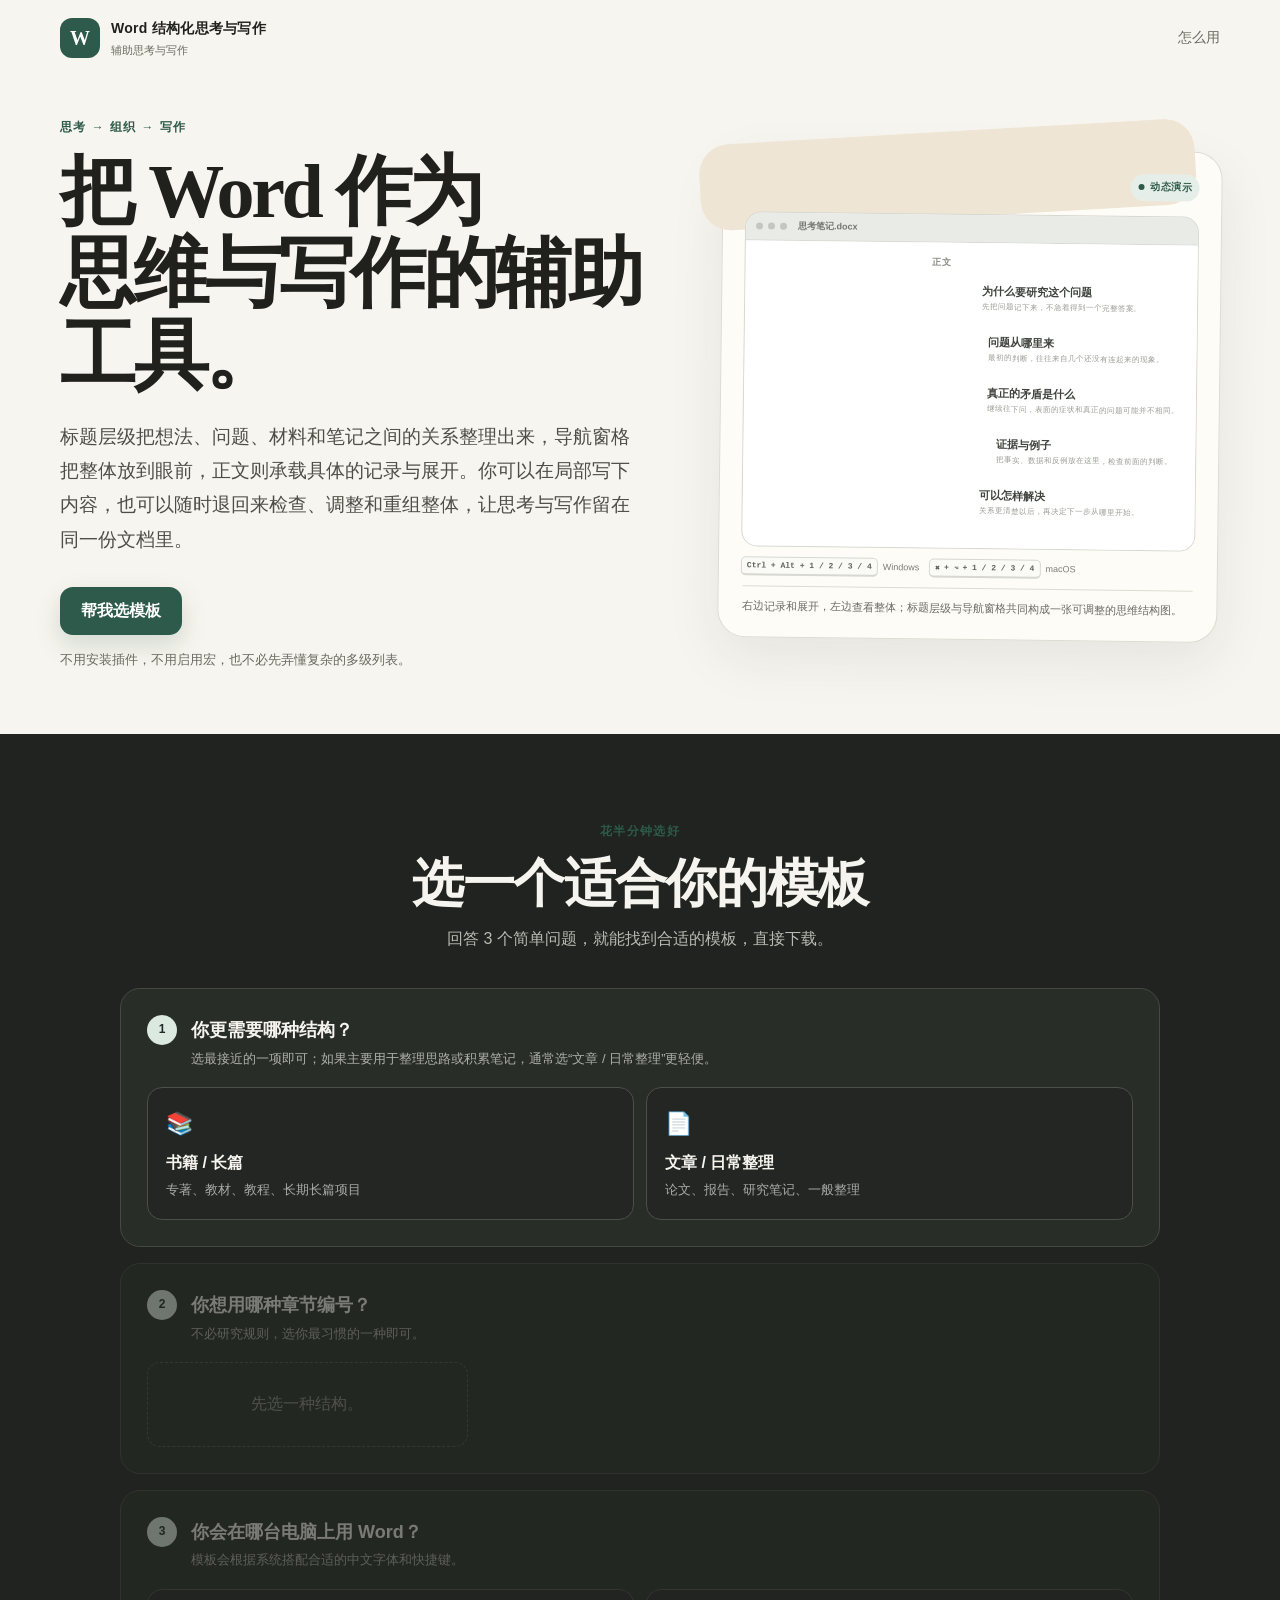
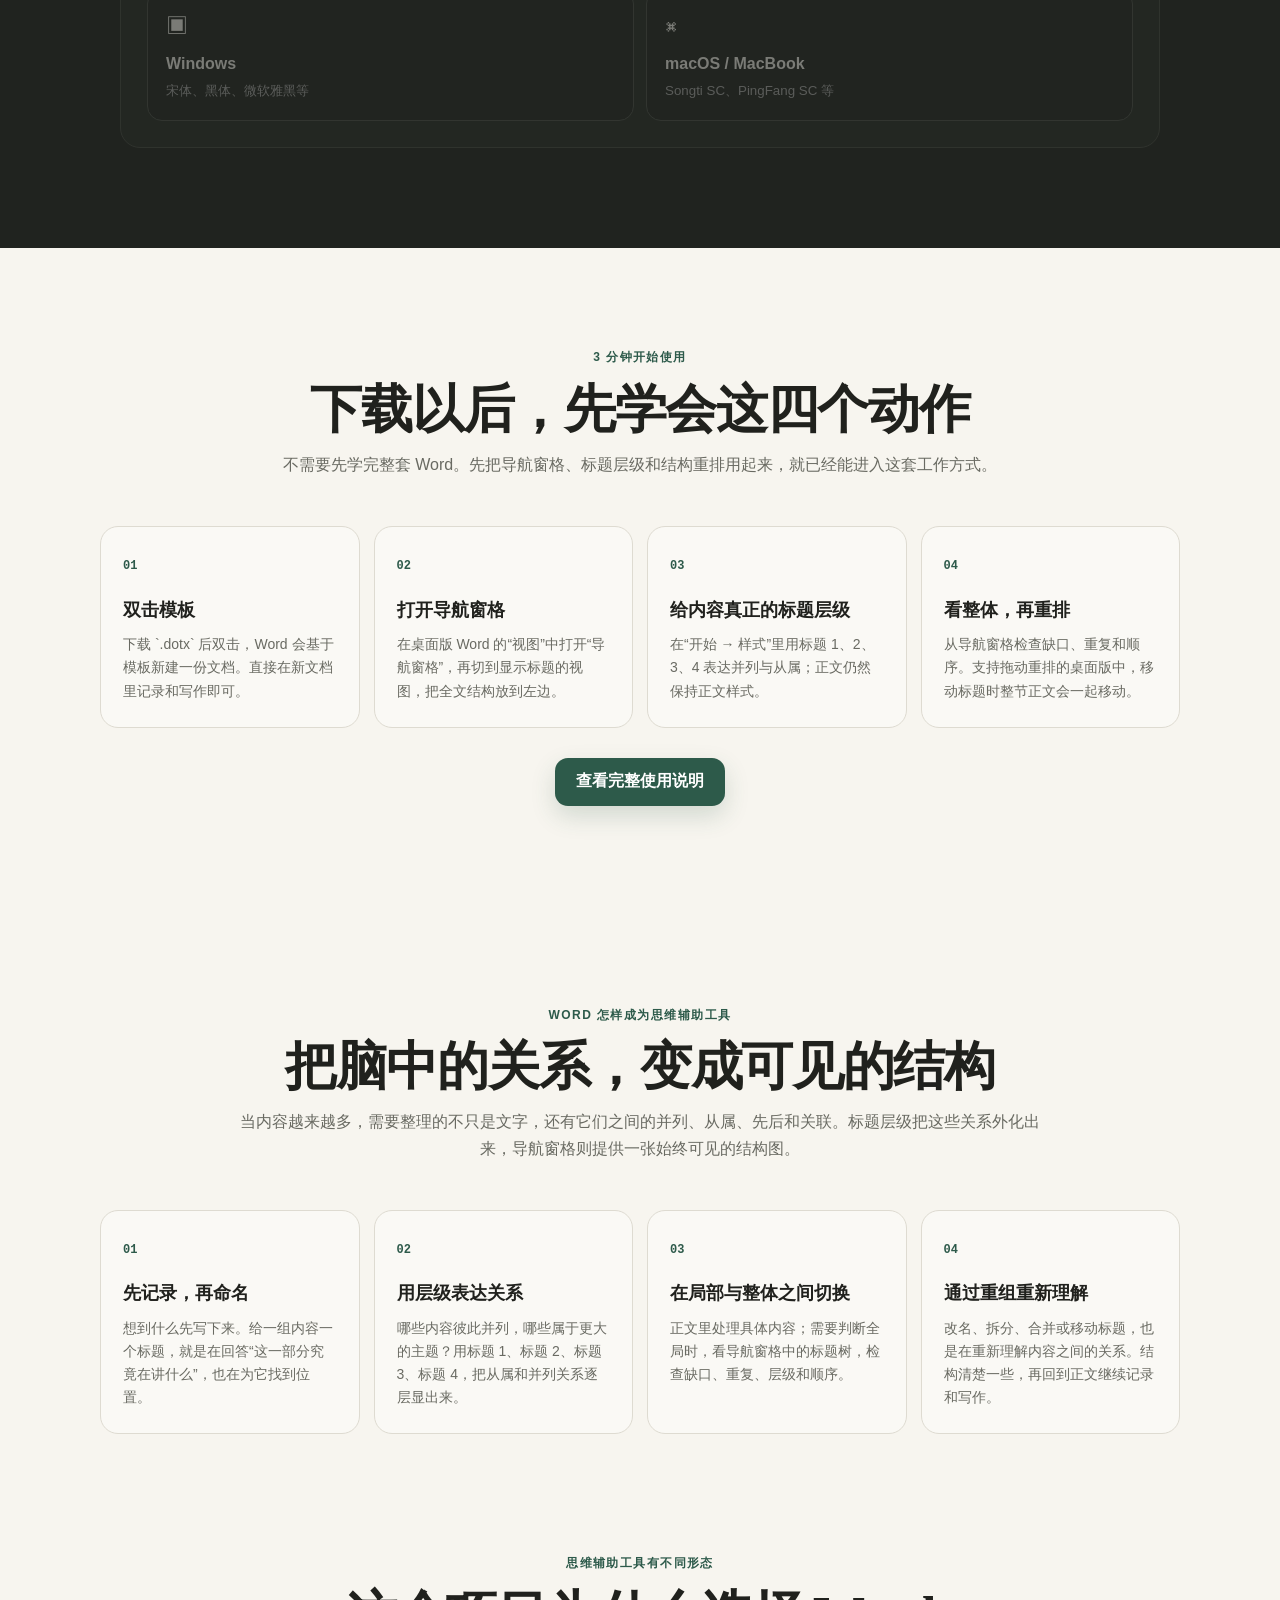
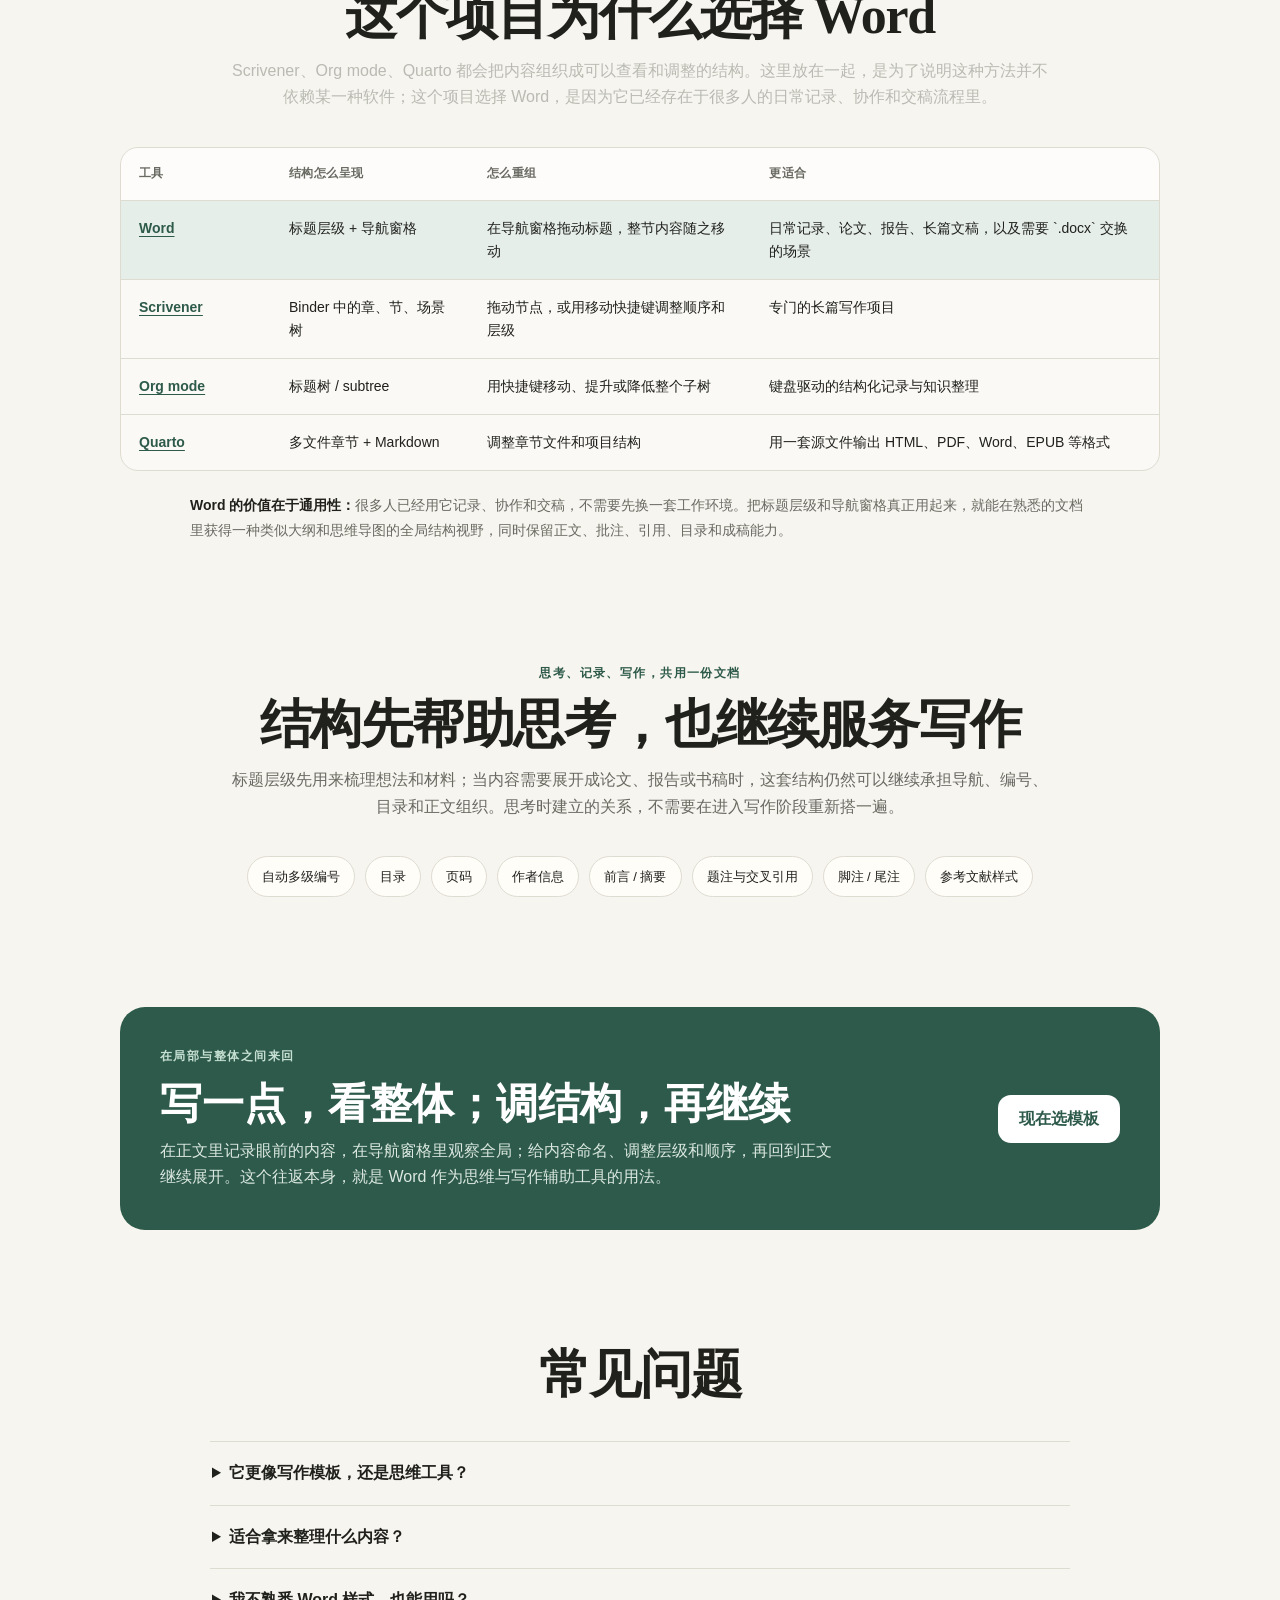
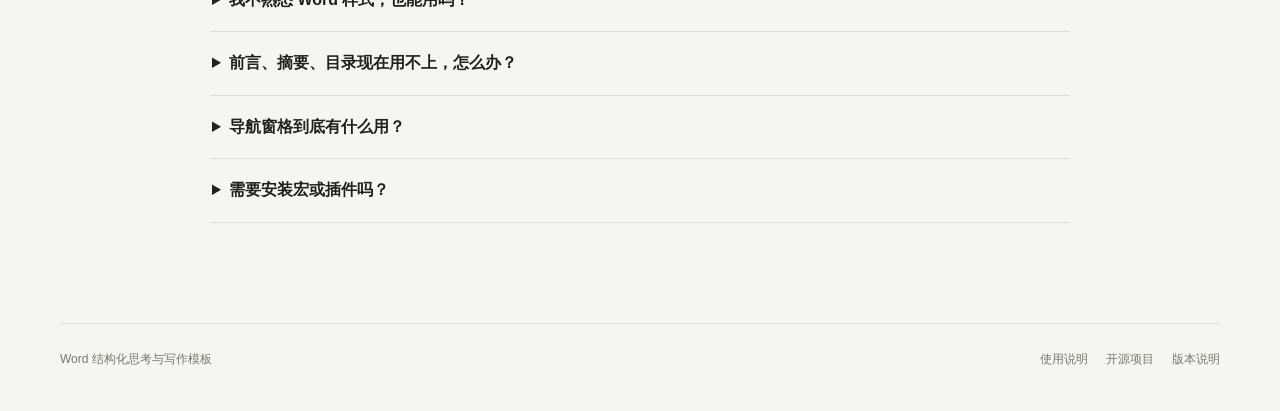
<file: site/index.html>
<!doctype html>
<html lang="zh-CN">
<head>
  <meta charset="utf-8" />
  <meta name="viewport" content="width=device-width, initial-scale=1" />
  <meta name="description" content="把 Word 作为思维与写作的辅助工具：用标题层级整理想法之间的关系，用导航窗格查看、检查和重组整体，适合日常记录、研究整理与长篇写作。" />
  <meta name="theme-color" content="#f7f5ef" />
  <title>Word 结构化思考与写作</title>
  <link rel="stylesheet" href="./styles.css" />
  <style>
    .demo-body {
      grid-template-columns: minmax(138px, .78fr) minmax(0, 1.22fr);
      min-height: 292px;
    }
    .demo-navigation {
      grid-column: 1;
      grid-row: 1;
      border-right: 1px solid #e2e3de;
      background: #f6f7f4;
      transform: translateX(-9px);
      animation-name: demo-nav-reveal-left;
    }
    .demo-document {
      grid-column: 2;
      grid-row: 1;
      border-right: 0;
      background: #fff;
    }
    .demo-doc-row {
      min-height: 48px;
      grid-template-columns: 38px minmax(0, 1fr);
      align-items: start;
      gap: 6px;
      padding: 6px;
    }
    .demo-doc-row em {
      grid-row: 1;
      margin-top: 1px;
    }
    .demo-doc-copy { min-width: 0; }
    .demo-doc-row b {
      display: block;
      margin-bottom: 3px;
      font-size: 11px;
    }
    .demo-doc-row small {
      display: block;
      color: #989b93;
      font-size: 7.5px;
      line-height: 1.45;
      font-weight: 500;
    }
    .demo-doc-row.level-2 { padding-left: 13px; }
    .demo-doc-row.level-3 { padding-left: 22px; }
    .doc-b { animation-name: demo-doc-b-with-copy; }
    .doc-c,
    .doc-d { animation-name: demo-doc-block-with-copy; }
    .doc-c.moving,
    .doc-d.moving { animation-name: demo-doc-block-with-copy, demo-block-highlight; }

    .tool-landscape { padding: 20px 20px 100px; }
    .tool-table-wrap {
      width: min(1040px, 100%);
      margin: 36px auto 0;
      overflow-x: auto;
      border: 1px solid var(--line);
      border-radius: 18px;
      background: rgba(255,255,255,.34);
    }
    .tool-table {
      width: 100%;
      min-width: 790px;
      border-collapse: collapse;
      font-size: 14px;
    }
    .tool-table th,
    .tool-table td {
      padding: 16px 18px;
      border-bottom: 1px solid var(--line);
      text-align: left;
      vertical-align: top;
    }
    .tool-table tr:last-child td { border-bottom: 0; }
    .tool-table th {
      color: var(--muted);
      background: rgba(255,255,255,.45);
      font-size: 12px;
      letter-spacing: .04em;
    }
    .tool-table td:first-child {
      width: 150px;
      font-weight: 750;
    }
    .tool-table a {
      color: var(--accent);
      text-decoration-thickness: 1px;
      text-underline-offset: 3px;
    }
    .tool-table .word-row td { background: var(--accent-soft); }
    .tool-note {
      width: min(900px, 100%);
      margin: 22px auto 0;
      color: var(--muted);
      font-size: 14px;
      line-height: 1.8;
    }
    .tool-note strong { color: var(--ink); }

    @keyframes demo-nav-reveal-left {
      0%, 23% { opacity: 0; transform: translateX(-9px); }
      31%, 96% { opacity: 1; transform: translateX(0); }
      100% { opacity: 0; transform: translateX(-9px); }
    }
    @keyframes demo-doc-b-with-copy {
      0%, 52% { transform: translateY(0); }
      68%, 96% { transform: translateY(102px); }
      100% { transform: translateY(0); }
    }
    @keyframes demo-doc-block-with-copy {
      0%, 52% { transform: translateY(0); }
      68%, 96% { transform: translateY(-51px); }
      100% { transform: translateY(0); }
    }

    @media (max-width: 600px) {
      .demo-body {
        grid-template-columns: minmax(104px, .72fr) minmax(0, 1.28fr);
        min-height: 266px;
      }
      .demo-navigation { padding: 10px 6px 12px; }
      .demo-document { padding: 10px 7px 12px; }
      .demo-doc-row {
        min-height: 44px;
        grid-template-columns: 31px minmax(0, 1fr);
        gap: 4px;
        padding: 5px 3px;
      }
      .demo-doc-row.level-2 { padding-left: 8px; }
      .demo-doc-row.level-3 { padding-left: 13px; }
      .demo-doc-row b { font-size: 9px; margin-bottom: 2px; }
      .demo-doc-row small { font-size: 6.5px; line-height: 1.4; }
      .doc-b { animation-name: demo-doc-b-with-copy-mobile; }
      .doc-c, .doc-d { animation-name: demo-doc-block-with-copy-mobile; }
      .doc-c.moving, .doc-d.moving { animation-name: demo-doc-block-with-copy-mobile, demo-block-highlight; }
      .tool-landscape { padding-left: 14px; padding-right: 14px; }
      .tool-table-wrap { margin-top: 28px; }
      .tool-note { font-size: 13px; }
    }

    @keyframes demo-doc-b-with-copy-mobile {
      0%, 52% { transform: translateY(0); }
      68%, 96% { transform: translateY(94px); }
      100% { transform: translateY(0); }
    }
    @keyframes demo-doc-block-with-copy-mobile {
      0%, 52% { transform: translateY(0); }
      68%, 96% { transform: translateY(-47px); }
      100% { transform: translateY(0); }
    }

    @media (prefers-reduced-motion: reduce) {
      .demo-navigation { opacity: 1; transform: none; }
      .doc-b { transform: translateY(102px); }
      .doc-c, .doc-d { transform: translateY(-51px); }
    }
    @media (max-width: 600px) and (prefers-reduced-motion: reduce) {
      .doc-b { transform: translateY(94px); }
      .doc-c, .doc-d { transform: translateY(-47px); }
    }
  </style>
</head>
<body>
  <a class="skip" href="#chooser">跳到模板选择</a>
  <header class="topbar">
    <a class="brand" href="./" aria-label="Word 结构化思考与写作首页">
      <span class="brand-mark">W</span>
      <span><strong>Word 结构化思考与写作</strong><small>辅助思考与写作</small></span>
    </a>
    <a class="top-link" href="#how">怎么用</a>
  </header>

  <main>
    <section class="hero">
      <div class="hero-copy">
        <p class="eyebrow">思考 → 组织 → 写作</p>
        <h1>把 Word 作为<br />思维与写作的辅助工具。</h1>
        <p class="lead">标题层级把想法、问题、材料和笔记之间的关系整理出来，导航窗格把整体放到眼前，正文则承载具体的记录与展开。你可以在局部写下内容，也可以随时退回来检查、调整和重组整体，让思考与写作留在同一份文档里。</p>
        <div class="hero-actions">
          <a class="btn primary" href="#chooser">帮我选模板</a>
        </div>
        <p class="micro">不用安装插件，不用启用宏，也不必先弄懂复杂的多级列表。</p>
      </div>
      <div class="thought-demo" aria-label="动态演示：左侧导航窗格显示标题结构，右侧正文保留具体内容，并通过拖动标题调整整节顺序。">
        <div class="demo-head" aria-hidden="true">
          <div class="demo-captions">
            <span class="caption-1">先写下来，再用快捷键分出层级</span>
            <span class="caption-2">左侧导航窗格把层级变成全局视图</span>
            <span class="caption-3">顺序不对？直接拖动标题</span>
            <span class="caption-4">标题和正文一起移动，重新整理内容关系</span>
          </div>
          <span class="demo-live"><i></i> 动态演示</span>
        </div>
        <div class="demo-word" aria-hidden="true">
          <div class="demo-chrome"><span></span><span></span><span></span><b>思考笔记.docx</b></div>
          <div class="demo-body">
            <div class="demo-navigation">
              <div class="demo-pane-title">导航窗格</div>
              <div class="demo-nav-list">
                <div class="demo-nav-row nav-a level-1"><span>⋮⋮</span><b>为什么要研究这个问题</b></div>
                <div class="demo-nav-row nav-b level-2"><span>⋮⋮</span><b>问题从哪里来</b></div>
                <div class="demo-nav-row nav-c level-2 moving"><span>⋮⋮</span><b>真正的矛盾是什么</b></div>
                <div class="demo-nav-row nav-d level-3 moving"><span>⋮⋮</span><b>证据与例子</b></div>
                <div class="demo-nav-row nav-e level-1"><span>⋮⋮</span><b>可以怎样解决</b></div>
                <span class="demo-drag-cursor">↕</span>
              </div>
            </div>
            <div class="demo-document">
              <div class="demo-pane-title">正文</div>
              <div class="demo-doc-list">
                <div class="demo-doc-row doc-a level-1"><em>标题 1</em><div class="demo-doc-copy"><b>为什么要研究这个问题</b><small>先把问题记下来，不急着得到一个完整答案。</small></div></div>
                <div class="demo-doc-row doc-b level-2"><em>标题 2</em><div class="demo-doc-copy"><b>问题从哪里来</b><small>最初的判断，往往来自几个还没有连起来的现象。</small></div></div>
                <div class="demo-doc-row doc-c level-2 moving"><em>标题 2</em><div class="demo-doc-copy"><b>真正的矛盾是什么</b><small>继续往下问，表面的症状和真正的问题可能并不相同。</small></div></div>
                <div class="demo-doc-row doc-d level-3 moving"><em>标题 3</em><div class="demo-doc-copy"><b>证据与例子</b><small>把事实、数据和反例放在这里，检查前面的判断。</small></div></div>
                <div class="demo-doc-row doc-e level-1"><em>标题 1</em><div class="demo-doc-copy"><b>可以怎样解决</b><small>关系更清楚以后，再决定下一步从哪里开始。</small></div></div>
              </div>
            </div>
          </div>
        </div>
        <div class="demo-keys" aria-hidden="true">
          <span><kbd>Ctrl + Alt + 1 / 2 / 3 / 4</kbd> Windows</span>
          <span><kbd>⌘ + ⌥ + 1 / 2 / 3 / 4</kbd> macOS</span>
        </div>
        <p>右边记录和展开，左边查看整体；标题层级与导航窗格共同构成一张可调整的思维结构图。</p>
      </div>
    </section>

    <section class="chooser-wrap" id="chooser">
      <div class="section-head">
        <p class="eyebrow">花半分钟选好</p>
        <h2>选一个适合你的模板</h2>
        <p>回答 3 个简单问题，就能找到合适的模板，直接下载。</p>
      </div>

      <div class="chooser">
        <section class="step" id="stepType">
          <div class="step-head"><span class="step-no">1</span><div><h3>你更需要哪种结构？</h3><p>选最接近的一项即可；如果主要用于整理思路或积累笔记，通常选“文章 / 日常整理”更轻便。</p></div></div>
          <div class="choice-grid two" id="typeChoices">
            <button class="choice" type="button" data-type="book" aria-pressed="false"><span class="icon">📚</span><strong>书籍 / 长篇</strong><small>专著、教材、教程、长期长篇项目</small></button>
            <button class="choice" type="button" data-type="article" aria-pressed="false"><span class="icon">📄</span><strong>文章 / 日常整理</strong><small>论文、报告、研究笔记、一般整理</small></button>
          </div>
        </section>

        <section class="step locked" id="stepScheme" aria-disabled="true" inert>
          <div class="step-head"><span class="step-no">2</span><div><h3>你想用哪种章节编号？</h3><p>不必研究规则，选你最习惯的一种即可。</p></div></div>
          <div class="scheme-grid" id="schemeChoices"><div class="placeholder">先选一种结构。</div></div>
        </section>

        <section class="step locked" id="stepOs" aria-disabled="true" inert>
          <div class="step-head"><span class="step-no">3</span><div><h3>你会在哪台电脑上用 Word？</h3><p id="osHint">模板会根据系统搭配合适的中文字体和快捷键。</p></div></div>
          <div class="choice-grid two" id="osChoices">
            <button class="choice" type="button" data-os="windows" aria-pressed="false" disabled><span class="icon">▣</span><strong>Windows</strong><small>宋体、黑体、微软雅黑等</small></button>
            <button class="choice" type="button" data-os="macos" aria-pressed="false" disabled><span class="icon">⌘</span><strong>macOS / MacBook</strong><small>Songti SC、PingFang SC 等</small></button>
          </div>
        </section>

        <section class="result" id="result" hidden aria-live="polite">
          <div class="result-copy">
            <p class="eyebrow">选好了</p>
            <h3 id="resultTitle"></h3>
            <p class="number-example" id="resultExample"></p>
            <p id="resultDesc"></p>
            <div class="result-actions">
              <a class="btn primary" id="templateDownload" href="#">下载这个模板</a>
              <a class="btn quiet" id="packageDownload" href="#">下载整包</a>
            </div>
            <p class="micro">下载 `.dotx` 后双击即可使用。Word 会以它为模板新建一份文档，原模板保持不变。不会改动 Word 的全局模板或原有设置；模板中的样式和快捷键只随这个模板及其创建的文档使用。</p>
            <button class="reset" id="resetBtn" type="button">重新选择</button>
          </div>
          <div class="preview"><img id="resultImage" alt="所选编号方式预览" /></div>
        </section>
      </div>
    </section>

    <section class="value" id="quickstart">
      <div class="section-head compact">
        <p class="eyebrow">3 分钟开始使用</p>
        <h2>下载以后，先学会这四个动作</h2>
        <p>不需要先学完整套 Word。先把导航窗格、标题层级和结构重排用起来，就已经能进入这套工作方式。</p>
      </div>
      <div class="value-grid">
        <article><span>01</span><h3>双击模板</h3><p>下载 `.dotx` 后双击，Word 会基于模板新建一份文档。直接在新文档里记录和写作即可。</p></article>
        <article><span>02</span><h3>打开导航窗格</h3><p>在桌面版 Word 的“视图”中打开“导航窗格”，再切到显示标题的视图，把全文结构放到左边。</p></article>
        <article><span>03</span><h3>给内容真正的标题层级</h3><p>在“开始 → 样式”里用标题 1、2、3、4 表达并列与从属；正文仍然保持正文样式。</p></article>
        <article><span>04</span><h3>看整体，再重排</h3><p>从导航窗格检查缺口、重复和顺序。支持拖动重排的桌面版中，移动标题时整节正文会一起移动。</p></article>
      </div>
      <div class="hero-actions" style="justify-content:center; margin-top:30px">
        <a class="btn primary" href="./guide.html">查看完整使用说明</a>
      </div>
    </section>

    <section class="value" id="how">
      <div class="section-head compact">
        <p class="eyebrow">Word 怎样成为思维辅助工具</p>
        <h2>把脑中的关系，变成可见的结构</h2>
        <p>当内容越来越多，需要整理的不只是文字，还有它们之间的并列、从属、先后和关联。标题层级把这些关系外化出来，导航窗格则提供一张始终可见的结构图。</p>
      </div>
      <div class="value-grid">
        <article><span>01</span><h3>先记录，再命名</h3><p>想到什么先写下来。给一组内容一个标题，就是在回答“这一部分究竟在讲什么”，也在为它找到位置。</p></article>
        <article><span>02</span><h3>用层级表达关系</h3><p>哪些内容彼此并列，哪些属于更大的主题？用标题 1、标题 2、标题 3、标题 4，把从属和并列关系逐层显出来。</p></article>
        <article><span>03</span><h3>在局部与整体之间切换</h3><p>正文里处理具体内容；需要判断全局时，看导航窗格中的标题树，检查缺口、重复、层级和顺序。</p></article>
        <article><span>04</span><h3>通过重组重新理解</h3><p>改名、拆分、合并或移动标题，也是在重新理解内容之间的关系。结构清楚一些，再回到正文继续记录和写作。</p></article>
      </div>
    </section>

    <section class="tool-landscape" aria-labelledby="toolLandscapeTitle">
      <div class="section-head compact">
        <p class="eyebrow">思维辅助工具有不同形态</p>
        <h2 id="toolLandscapeTitle">这个项目为什么选择 Word</h2>
        <p>Scrivener、Org mode、Quarto 都会把内容组织成可以查看和调整的结构。这里放在一起，是为了说明这种方法并不依赖某一种软件；这个项目选择 Word，是因为它已经存在于很多人的日常记录、协作和交稿流程里。</p>
      </div>
      <div class="tool-table-wrap">
        <table class="tool-table">
          <thead>
            <tr><th>工具</th><th>结构怎么呈现</th><th>怎么重组</th><th>更适合</th></tr>
          </thead>
          <tbody>
            <tr class="word-row">
              <td><a href="https://support.microsoft.com/en-us/word/use-the-navigation-pane-in-word" rel="noreferrer" target="_blank">Word</a></td>
              <td>标题层级 + 导航窗格</td>
              <td>在导航窗格拖动标题，整节内容随之移动</td>
              <td>日常记录、论文、报告、长篇文稿，以及需要 `.docx` 交换的场景</td>
            </tr>
            <tr>
              <td><a href="https://www.literatureandlatte.com/blog/use-folders-and-texts-to-power-up-the-scrivener-binder" rel="noreferrer" target="_blank">Scrivener</a></td>
              <td>Binder 中的章、节、场景树</td>
              <td>拖动节点，或用移动快捷键调整顺序和层级</td>
              <td>专门的长篇写作项目</td>
            </tr>
            <tr>
              <td><a href="https://orgmode.org/manual/Structure-Editing.html" rel="noreferrer" target="_blank">Org mode</a></td>
              <td>标题树 / subtree</td>
              <td>用快捷键移动、提升或降低整个子树</td>
              <td>键盘驱动的结构化记录与知识整理</td>
            </tr>
            <tr>
              <td><a href="https://quarto.org/docs/books/" rel="noreferrer" target="_blank">Quarto</a></td>
              <td>多文件章节 + Markdown</td>
              <td>调整章节文件和项目结构</td>
              <td>用一套源文件输出 HTML、PDF、Word、EPUB 等格式</td>
            </tr>
          </tbody>
        </table>
      </div>
      <p class="tool-note"><strong>Word 的价值在于通用性：</strong>很多人已经用它记录、协作和交稿，不需要先换一套工作环境。把标题层级和导航窗格真正用起来，就能在熟悉的文档里获得一种类似大纲和思维导图的全局结构视野，同时保留正文、批注、引用、目录和成稿能力。</p>
    </section>

    <section class="ready">
      <div class="section-head compact">
        <p class="eyebrow">思考、记录、写作，共用一份文档</p>
        <h2>结构先帮助思考，也继续服务写作</h2>
        <p>标题层级先用来梳理想法和材料；当内容需要展开成论文、报告或书稿时，这套结构仍然可以继续承担导航、编号、目录和正文组织。思考时建立的关系，不需要在进入写作阶段重新搭一遍。</p>
      </div>
      <div class="pill-grid">
        <span>自动多级编号</span><span>目录</span><span>页码</span><span>作者信息</span><span>前言 / 摘要</span><span>题注与交叉引用</span><span>脚注 / 尾注</span><span>参考文献样式</span>
      </div>
    </section>

    <section class="start">
      <div class="start-card">
        <div><p class="eyebrow">在局部与整体之间来回</p><h2>写一点，看整体；调结构，再继续</h2><p>在正文里记录眼前的内容，在导航窗格里观察全局；给内容命名、调整层级和顺序，再回到正文继续展开。这个往返本身，就是 Word 作为思维与写作辅助工具的用法。</p></div>
        <a class="btn primary" href="#chooser">现在选模板</a>
      </div>
    </section>

    <section class="faq">
      <div class="section-head compact"><h2>常见问题</h2></div>
      <details><summary>它更像写作模板，还是思维工具？</summary><p>两者都有，但这个项目首先把 Word 当作思维与写作的辅助环境。标题层级和导航窗格帮助整理关系、观察整体和重组内容；编号、目录、题注、参考文献等能力则继续支持正式写作。</p></details>
      <details><summary>适合拿来整理什么内容？</summary><p>日常笔记、研究材料、论文、报告和长篇文稿都可以。标题层级用来组织关系，正文则可以一直保留具体的记录、论证和材料。</p></details>
      <details><summary>我不熟悉 Word 样式，也能用吗？</summary><p>可以。模板已经设置好标题层级、编号和正文样式。需要增加层级时，在 Word 的“样式”里选“标题 1”“标题 2”即可；需要的话，也可以用模板预设的快捷键。</p></details>
      <details><summary>前言、摘要、目录现在用不上，怎么办？</summary><p>先放着即可，不会影响日常整理或正文写作；完全不需要的内容也可以删除。这些部分不会混进核心标题层级，也不会打乱导航窗格里的思考脉络。</p></details>
      <details><summary>导航窗格到底有什么用？</summary><p>它会把文档中的标题按层级列在一旁，让你在“专心处理眼前一点”和“退回来观察整体”之间随时切换。在支持拖动重排的 Word 桌面版中，还可以直接移动文档中的整块内容。</p></details>
      <details><summary>需要安装宏或插件吗？</summary><p>不需要。模板使用 Word 原生 `.dotx` 格式，不包含 VBA 宏，也不依赖额外插件。</p></details>
    </section>
  </main>

  <footer>
    <span>Word 结构化思考与写作模板</span>
    <span class="footer-links"><a href="./guide.html">使用说明</a><a href="https://github.com/SeekerThinker/word-writing-templates" rel="noreferrer">开源项目</a><a href="https://github.com/SeekerThinker/word-writing-templates/releases/latest" rel="noreferrer">版本说明</a></span>
  </footer>

  <script src="./app.js"></script>
</body>
</html>
</file>
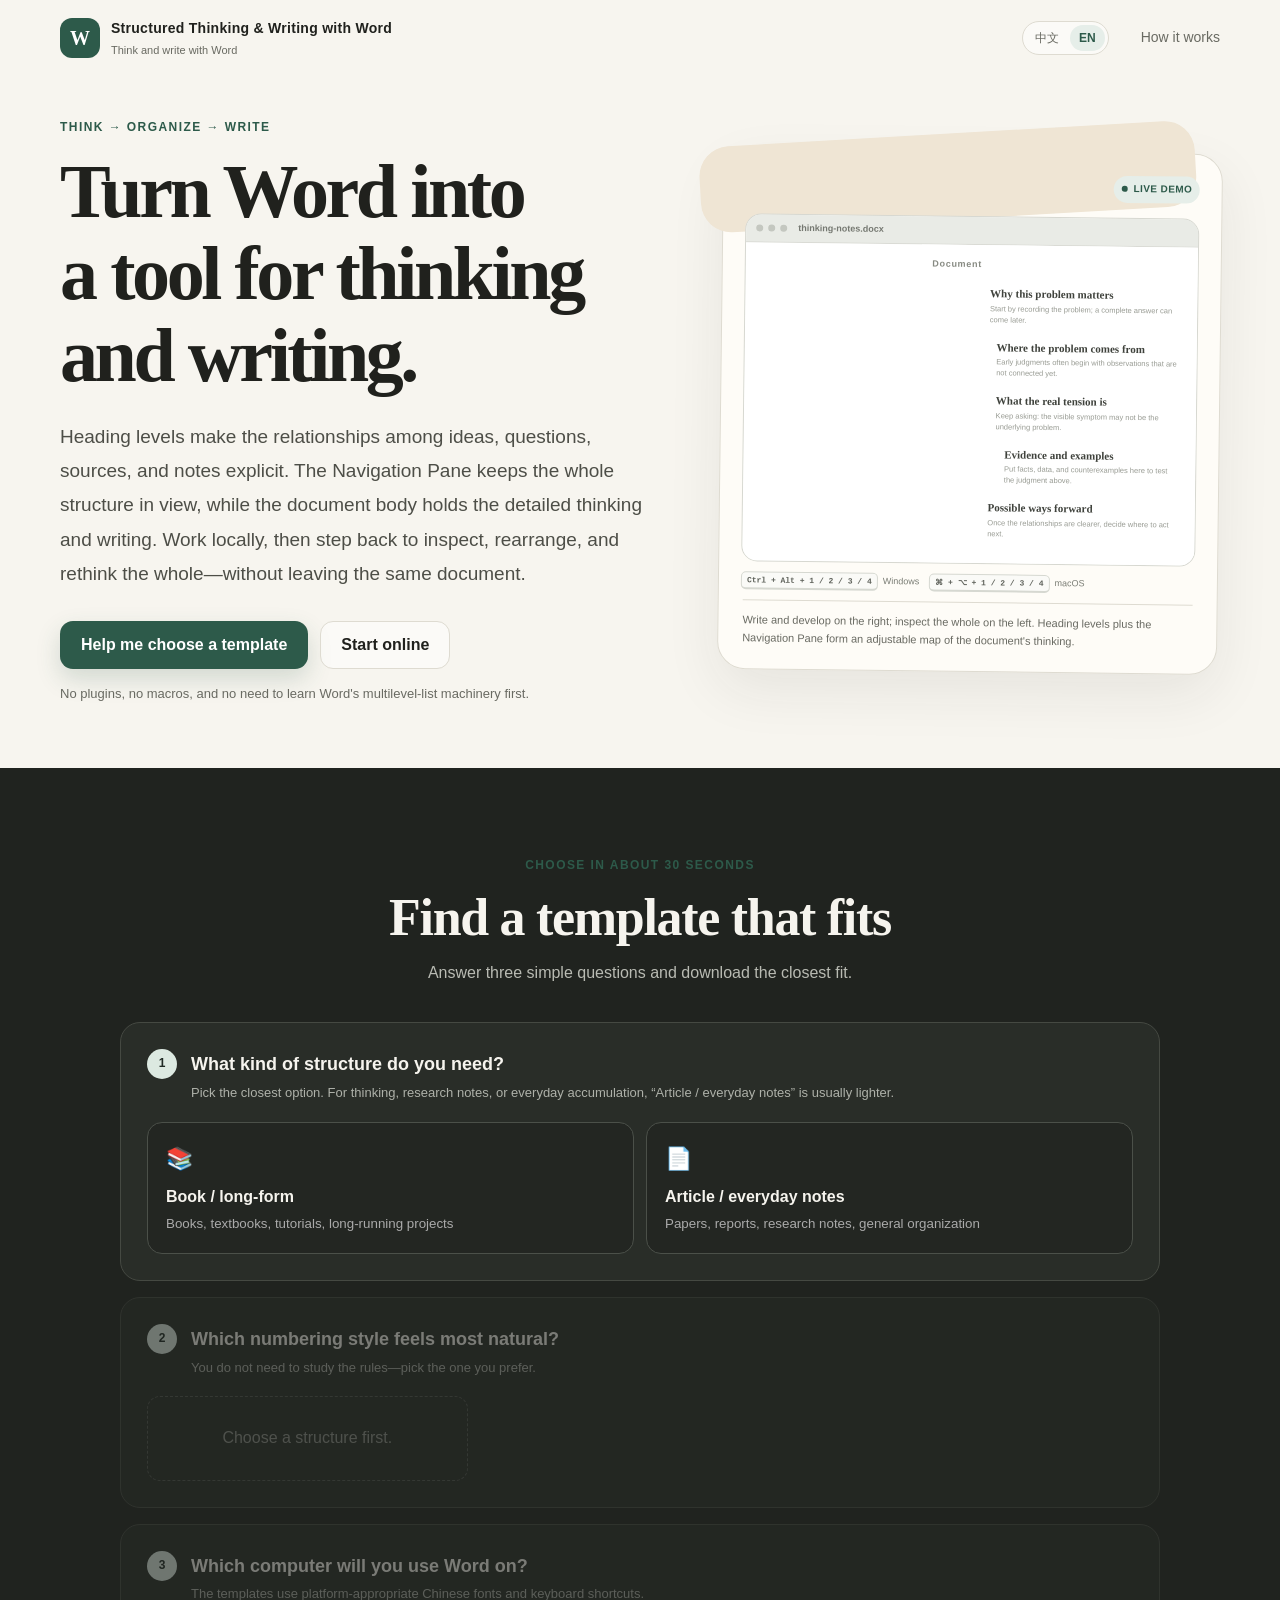
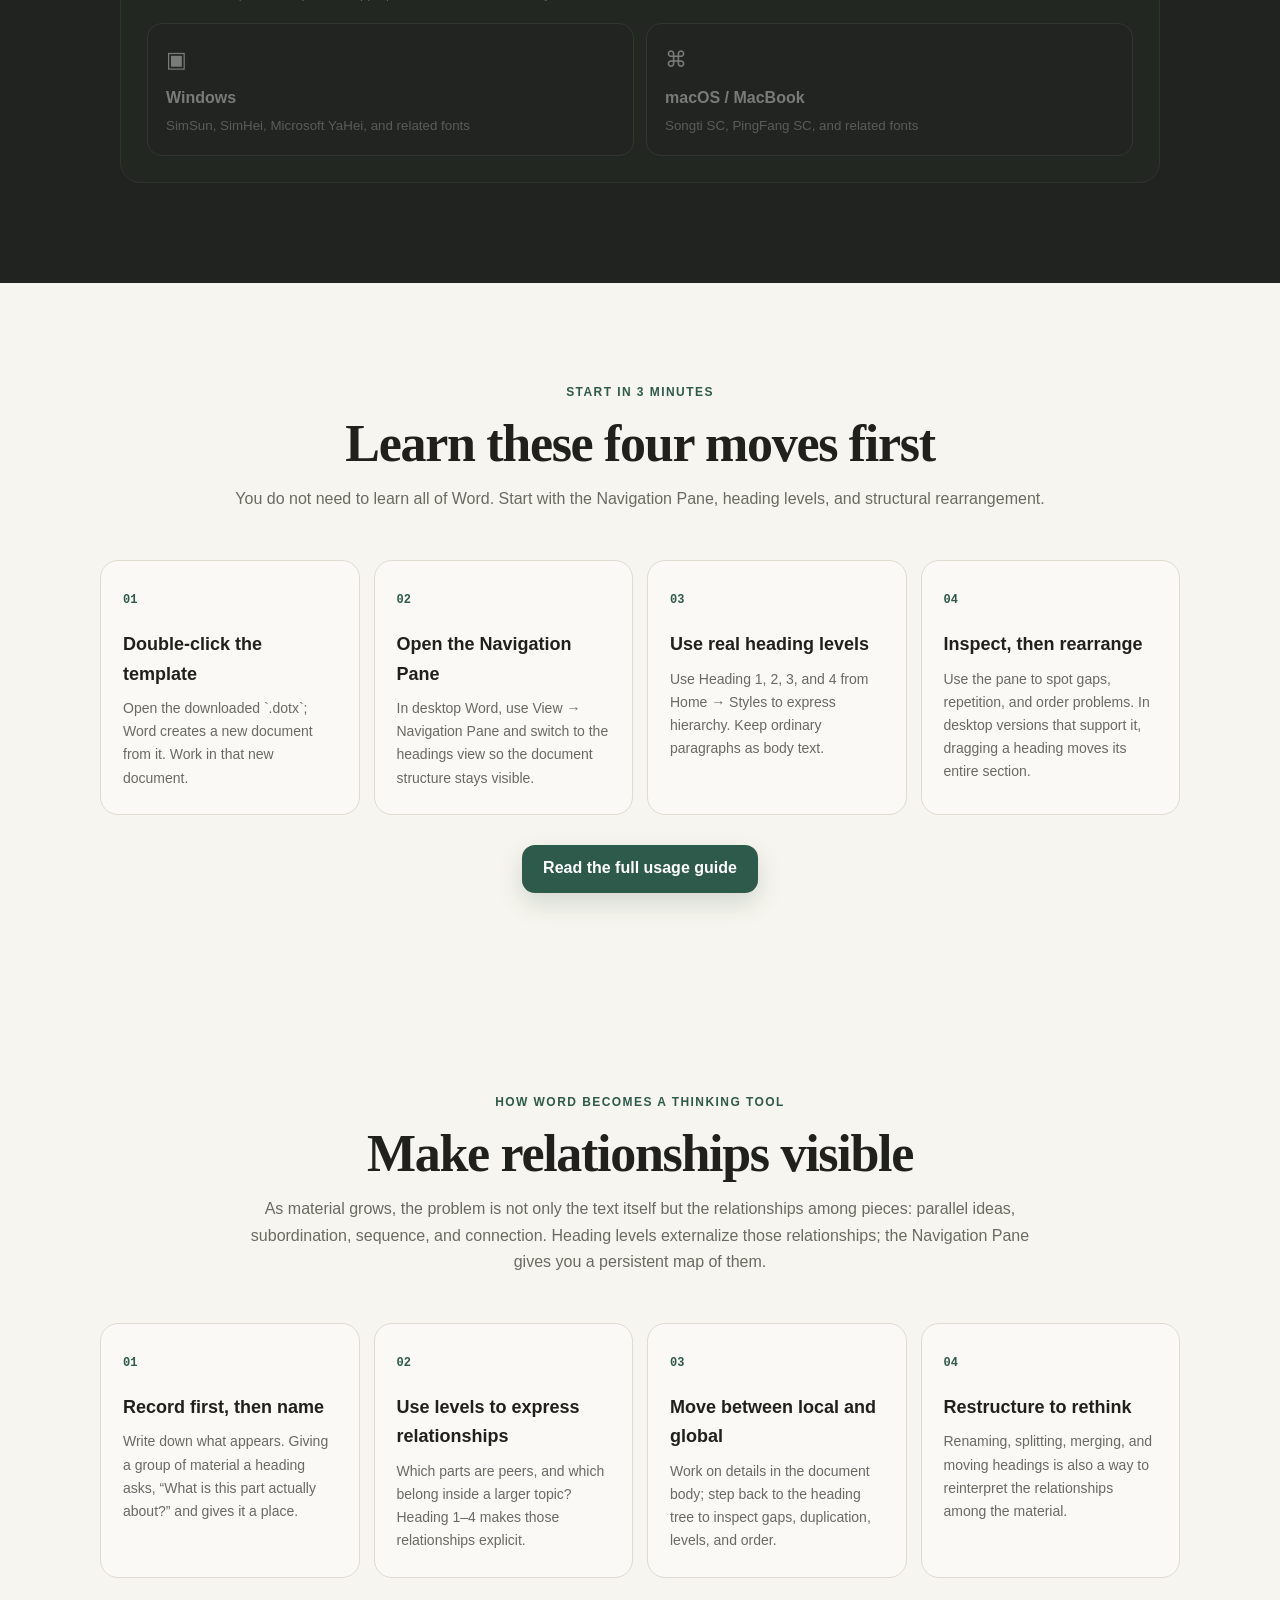
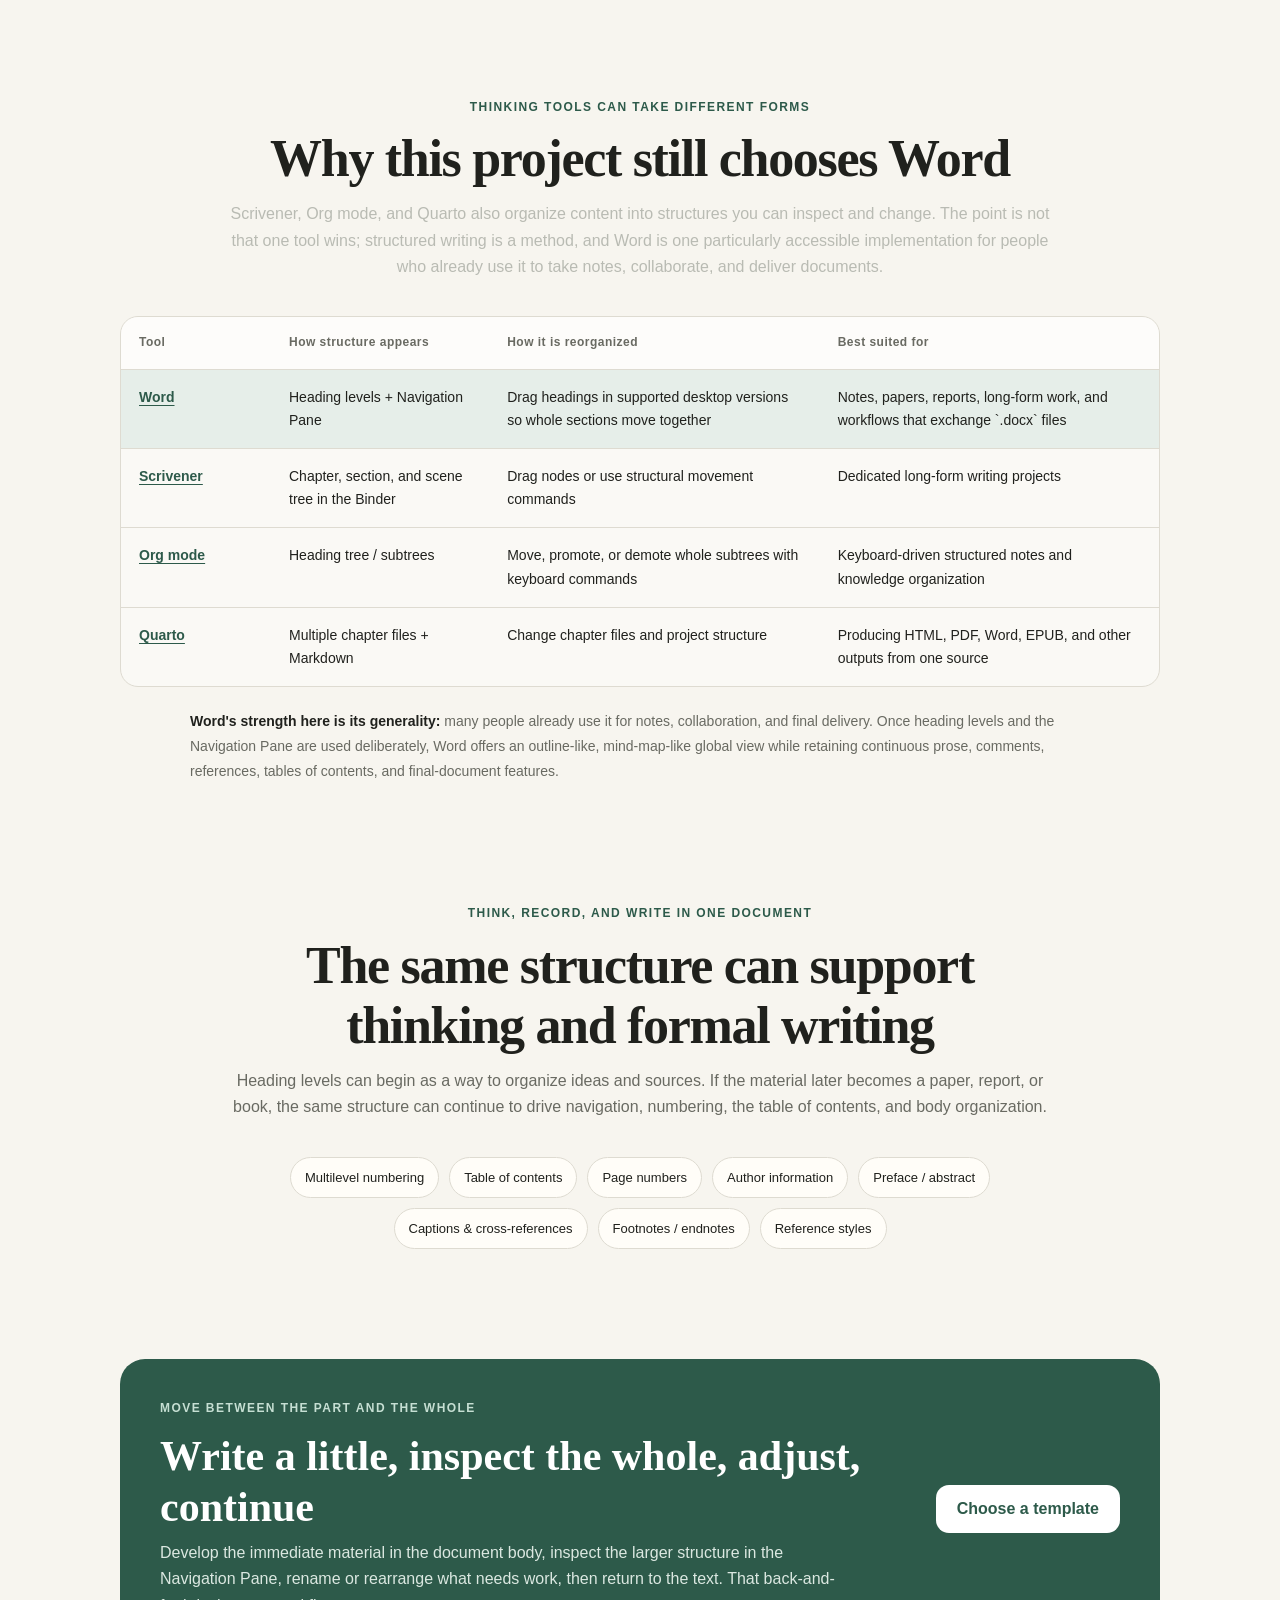
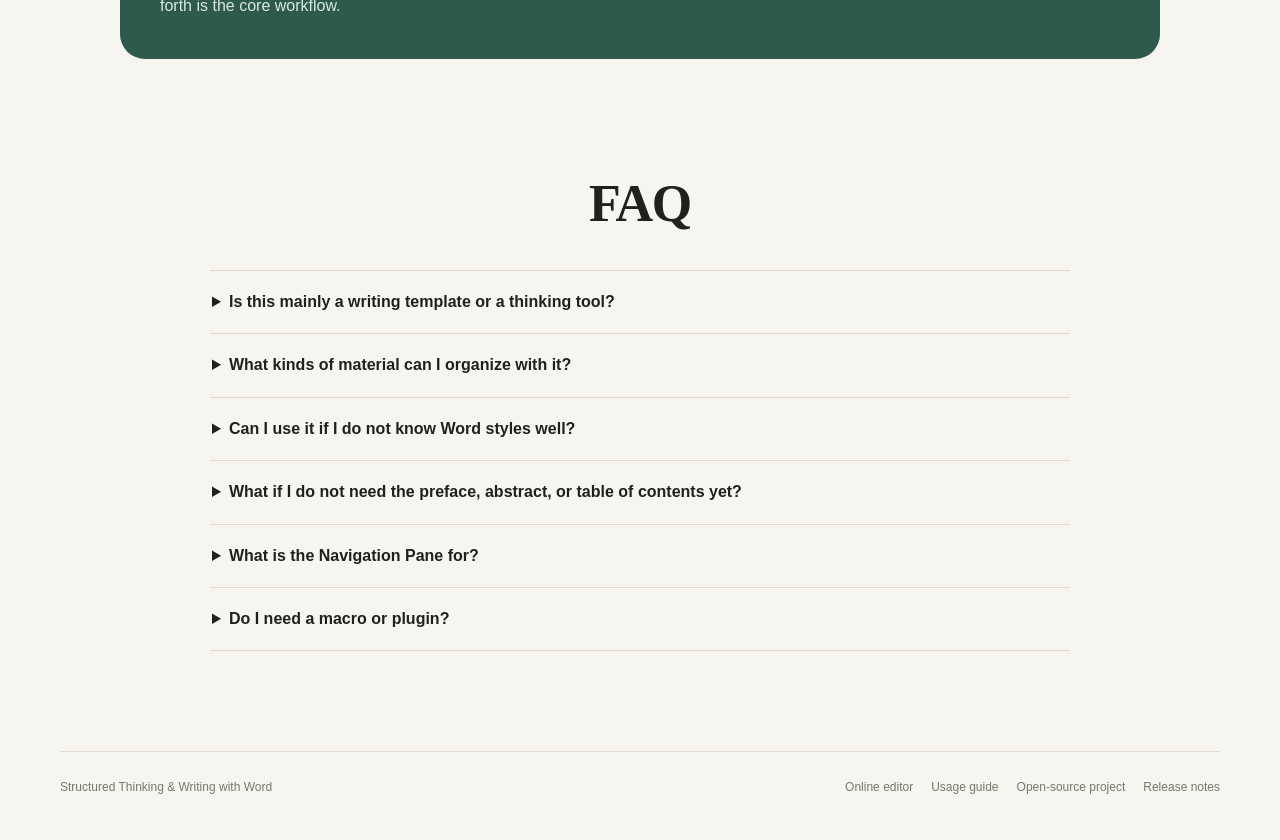
<file: site/en/index.html>
<!doctype html>
<html lang="en">
<head>
  <meta charset="utf-8" />
  <meta name="viewport" content="width=device-width, initial-scale=1" />
  <meta name="description" content="Turn Word into a tool for thinking and writing: use heading levels to organize relationships, the Navigation Pane to inspect and restructure the whole, and the document body to keep notes and writing together." />
  <meta name="theme-color" content="#f7f5ef" />
  <title>Structured Thinking & Writing with Word</title>
  <link rel="alternate" hreflang="zh-CN" href="../" />
  <link rel="alternate" hreflang="en" href="./" />
  <link rel="stylesheet" href="../styles.css" />
  <style>
    .demo-body { grid-template-columns: minmax(138px, .78fr) minmax(0, 1.22fr); min-height: 292px; }
    .demo-navigation { grid-column: 1; grid-row: 1; border-right: 1px solid #e2e3de; background: #f6f7f4; transform: translateX(-9px); animation-name: demo-nav-reveal-left; }
    .demo-document { grid-column: 2; grid-row: 1; border-right: 0; background: #fff; }
    .demo-doc-row { min-height: 48px; grid-template-columns: 38px minmax(0, 1fr); align-items: start; gap: 6px; padding: 6px; }
    .demo-doc-row em { grid-row: 1; margin-top: 1px; }
    .demo-doc-copy { min-width: 0; }
    .demo-doc-row b { display: block; margin-bottom: 3px; font-size: 11px; }
    .demo-doc-row small { display: block; color: #989b93; font-size: 7.5px; line-height: 1.45; font-weight: 500; }
    .demo-doc-row.level-2 { padding-left: 13px; }
    .demo-doc-row.level-3 { padding-left: 22px; }
    .doc-b { animation-name: demo-doc-b-with-copy; }
    .doc-c, .doc-d { animation-name: demo-doc-block-with-copy; }
    .doc-c.moving, .doc-d.moving { animation-name: demo-doc-block-with-copy, demo-block-highlight; }
    .tool-landscape { padding: 20px 20px 100px; }
    .tool-table-wrap { width: min(1040px, 100%); margin: 36px auto 0; overflow-x: auto; border: 1px solid var(--line); border-radius: 18px; background: rgba(255,255,255,.34); }
    .tool-table { width: 100%; min-width: 790px; border-collapse: collapse; font-size: 14px; }
    .tool-table th, .tool-table td { padding: 16px 18px; border-bottom: 1px solid var(--line); text-align: left; vertical-align: top; }
    .tool-table tr:last-child td { border-bottom: 0; }
    .tool-table th { color: var(--muted); background: rgba(255,255,255,.45); font-size: 12px; letter-spacing: .04em; }
    .tool-table td:first-child { width: 150px; font-weight: 750; }
    .tool-table a { color: var(--accent); text-decoration-thickness: 1px; text-underline-offset: 3px; }
    .tool-table .word-row td { background: var(--accent-soft); }
    .tool-note { width: min(900px, 100%); margin: 22px auto 0; color: var(--muted); font-size: 14px; line-height: 1.8; }
    .tool-note strong { color: var(--ink); }
    @keyframes demo-nav-reveal-left { 0%,23% { opacity:0; transform:translateX(-9px); } 31%,96% { opacity:1; transform:translateX(0); } 100% { opacity:0; transform:translateX(-9px); } }
    @keyframes demo-doc-b-with-copy { 0%,52% { transform:translateY(0); } 68%,96% { transform:translateY(102px); } 100% { transform:translateY(0); } }
    @keyframes demo-doc-block-with-copy { 0%,52% { transform:translateY(0); } 68%,96% { transform:translateY(-51px); } 100% { transform:translateY(0); } }
    @media (max-width:600px) {
      .demo-body { grid-template-columns: minmax(104px,.72fr) minmax(0,1.28fr); min-height:266px; }
      .demo-navigation { padding:10px 6px 12px; }
      .demo-document { padding:10px 7px 12px; }
      .demo-doc-row { min-height:44px; grid-template-columns:31px minmax(0,1fr); gap:4px; padding:5px 3px; }
      .demo-doc-row.level-2 { padding-left:8px; }
      .demo-doc-row.level-3 { padding-left:13px; }
      .demo-doc-row b { font-size:9px; margin-bottom:2px; }
      .demo-doc-row small { font-size:6.5px; line-height:1.4; }
      .doc-b { animation-name:demo-doc-b-with-copy-mobile; }
      .doc-c,.doc-d { animation-name:demo-doc-block-with-copy-mobile; }
      .doc-c.moving,.doc-d.moving { animation-name:demo-doc-block-with-copy-mobile,demo-block-highlight; }
      .tool-landscape { padding-left:14px; padding-right:14px; }
      .tool-table-wrap { margin-top:28px; }
      .tool-note { font-size:13px; }
    }
    @keyframes demo-doc-b-with-copy-mobile { 0%,52% { transform:translateY(0); } 68%,96% { transform:translateY(94px); } 100% { transform:translateY(0); } }
    @keyframes demo-doc-block-with-copy-mobile { 0%,52% { transform:translateY(0); } 68%,96% { transform:translateY(-47px); } 100% { transform:translateY(0); } }
    @media (prefers-reduced-motion:reduce) { .demo-navigation { opacity:1; transform:none; } .doc-b { transform:translateY(102px); } .doc-c,.doc-d { transform:translateY(-51px); } }
    @media (max-width:600px) and (prefers-reduced-motion:reduce) { .doc-b { transform:translateY(94px); } .doc-c,.doc-d { transform:translateY(-47px); } }
  </style>
</head>
<body>
  <a class="skip" href="#chooser">Skip to template chooser</a>
  <header class="topbar">
    <a class="brand" href="./" aria-label="Structured Thinking and Writing with Word home">
      <span class="brand-mark">W</span>
      <span><strong>Structured Thinking & Writing with Word</strong><small>Think and write with Word</small></span>
    </a>
    <a class="top-link" href="#how">How it works</a>
  </header>

  <main>
    <section class="hero">
      <div class="hero-copy">
        <p class="eyebrow">Think → organize → write</p>
        <h1>Turn Word into<br />a tool for thinking and writing.</h1>
        <p class="lead">Heading levels make the relationships among ideas, questions, sources, and notes explicit. The Navigation Pane keeps the whole structure in view, while the document body holds the detailed thinking and writing. Work locally, then step back to inspect, rearrange, and rethink the whole—without leaving the same document.</p>
        <div class="hero-actions"><a class="btn primary" href="#chooser">Help me choose a template</a></div>
        <p class="micro">No plugins, no macros, and no need to learn Word's multilevel-list machinery first.</p>
      </div>

      <div class="thought-demo" aria-label="Animated demo: headings appear in the Navigation Pane and an entire section is reordered by dragging its heading.">
        <div class="demo-head" aria-hidden="true">
          <div class="demo-captions">
            <span class="caption-1">Write first, then assign heading levels</span>
            <span class="caption-2">The Navigation Pane turns levels into a whole-document view</span>
            <span class="caption-3">Wrong order? Drag a heading</span>
            <span class="caption-4">The heading and its body move together</span>
          </div>
          <span class="demo-live"><i></i> LIVE DEMO</span>
        </div>
        <div class="demo-word" aria-hidden="true">
          <div class="demo-chrome"><span></span><span></span><span></span><b>thinking-notes.docx</b></div>
          <div class="demo-body">
            <div class="demo-navigation">
              <div class="demo-pane-title">Navigation Pane</div>
              <div class="demo-nav-list">
                <div class="demo-nav-row nav-a level-1"><span>⋮⋮</span><b>Why this problem matters</b></div>
                <div class="demo-nav-row nav-b level-2"><span>⋮⋮</span><b>Where the problem comes from</b></div>
                <div class="demo-nav-row nav-c level-2 moving"><span>⋮⋮</span><b>What the real tension is</b></div>
                <div class="demo-nav-row nav-d level-3 moving"><span>⋮⋮</span><b>Evidence and examples</b></div>
                <div class="demo-nav-row nav-e level-1"><span>⋮⋮</span><b>Possible ways forward</b></div>
                <span class="demo-drag-cursor">↕</span>
              </div>
            </div>
            <div class="demo-document">
              <div class="demo-pane-title">Document</div>
              <div class="demo-doc-list">
                <div class="demo-doc-row doc-a level-1"><em>Heading 1</em><div class="demo-doc-copy"><b>Why this problem matters</b><small>Start by recording the problem; a complete answer can come later.</small></div></div>
                <div class="demo-doc-row doc-b level-2"><em>Heading 2</em><div class="demo-doc-copy"><b>Where the problem comes from</b><small>Early judgments often begin with observations that are not connected yet.</small></div></div>
                <div class="demo-doc-row doc-c level-2 moving"><em>Heading 2</em><div class="demo-doc-copy"><b>What the real tension is</b><small>Keep asking: the visible symptom may not be the underlying problem.</small></div></div>
                <div class="demo-doc-row doc-d level-3 moving"><em>Heading 3</em><div class="demo-doc-copy"><b>Evidence and examples</b><small>Put facts, data, and counterexamples here to test the judgment above.</small></div></div>
                <div class="demo-doc-row doc-e level-1"><em>Heading 1</em><div class="demo-doc-copy"><b>Possible ways forward</b><small>Once the relationships are clearer, decide where to act next.</small></div></div>
              </div>
            </div>
          </div>
        </div>
        <div class="demo-keys" aria-hidden="true">
          <span><kbd>Ctrl + Alt + 1 / 2 / 3 / 4</kbd> Windows</span>
          <span><kbd>⌘ + ⌥ + 1 / 2 / 3 / 4</kbd> macOS</span>
        </div>
        <p>Write and develop on the right; inspect the whole on the left. Heading levels plus the Navigation Pane form an adjustable map of the document's thinking.</p>
      </div>
    </section>

    <section class="chooser-wrap" id="chooser">
      <div class="section-head">
        <p class="eyebrow">Choose in about 30 seconds</p>
        <h2>Find a template that fits</h2>
        <p>Answer three simple questions and download the closest fit.</p>
      </div>
      <div class="chooser">
        <section class="step" id="stepType">
          <div class="step-head"><span class="step-no">1</span><div><h3>What kind of structure do you need?</h3><p>Pick the closest option. For thinking, research notes, or everyday accumulation, “Article / everyday notes” is usually lighter.</p></div></div>
          <div class="choice-grid two" id="typeChoices">
            <button class="choice" type="button" data-type="book" aria-pressed="false"><span class="icon">📚</span><strong>Book / long-form</strong><small>Books, textbooks, tutorials, long-running projects</small></button>
            <button class="choice" type="button" data-type="article" aria-pressed="false"><span class="icon">📄</span><strong>Article / everyday notes</strong><small>Papers, reports, research notes, general organization</small></button>
          </div>
        </section>
        <section class="step locked" id="stepScheme" aria-disabled="true" inert>
          <div class="step-head"><span class="step-no">2</span><div><h3>Which numbering style feels most natural?</h3><p>You do not need to study the rules—pick the one you prefer.</p></div></div>
          <div class="scheme-grid" id="schemeChoices"><div class="placeholder">Choose a structure first.</div></div>
        </section>
        <section class="step locked" id="stepOs" aria-disabled="true" inert>
          <div class="step-head"><span class="step-no">3</span><div><h3>Which computer will you use Word on?</h3><p id="osHint">The templates use platform-appropriate Chinese fonts and keyboard shortcuts.</p></div></div>
          <div class="choice-grid two" id="osChoices">
            <button class="choice" type="button" data-os="windows" aria-pressed="false" disabled><span class="icon">▣</span><strong>Windows</strong><small>SimSun, SimHei, Microsoft YaHei, and related fonts</small></button>
            <button class="choice" type="button" data-os="macos" aria-pressed="false" disabled><span class="icon">⌘</span><strong>macOS / MacBook</strong><small>Songti SC, PingFang SC, and related fonts</small></button>
          </div>
        </section>
        <section class="result" id="result" hidden aria-live="polite">
          <div class="result-copy">
            <p class="eyebrow">Ready</p>
            <h3 id="resultTitle"></h3>
            <p class="number-example" id="resultExample"></p>
            <p id="resultDesc"></p>
            <div class="result-actions">
              <a class="btn primary" id="templateDownload" href="#">Download this template</a>
              <a class="btn quiet" id="packageDownload" href="#">Download all</a>
            </div>
            <p class="micro">After downloading the `.dotx`, double-click it. Word creates a new document from the template while leaving the template itself unchanged. It does not modify Word's global template or your existing global settings; the styles and shortcuts travel with this template and documents created from it.</p>
            <button class="reset" id="resetBtn" type="button">Choose again</button>
          </div>
          <div class="preview"><img id="resultImage" alt="Preview of the selected numbering style" /></div>
        </section>
      </div>
    </section>

    <section class="value" id="quickstart">
      <div class="section-head compact">
        <p class="eyebrow">Start in 3 minutes</p>
        <h2>Learn these four moves first</h2>
        <p>You do not need to learn all of Word. Start with the Navigation Pane, heading levels, and structural rearrangement.</p>
      </div>
      <div class="value-grid">
        <article><span>01</span><h3>Double-click the template</h3><p>Open the downloaded `.dotx`; Word creates a new document from it. Work in that new document.</p></article>
        <article><span>02</span><h3>Open the Navigation Pane</h3><p>In desktop Word, use View → Navigation Pane and switch to the headings view so the document structure stays visible.</p></article>
        <article><span>03</span><h3>Use real heading levels</h3><p>Use Heading 1, 2, 3, and 4 from Home → Styles to express hierarchy. Keep ordinary paragraphs as body text.</p></article>
        <article><span>04</span><h3>Inspect, then rearrange</h3><p>Use the pane to spot gaps, repetition, and order problems. In desktop versions that support it, dragging a heading moves its entire section.</p></article>
      </div>
      <div class="hero-actions" style="justify-content:center; margin-top:30px"><a class="btn primary" href="./guide.html">Read the full usage guide</a></div>
    </section>

    <section class="value" id="how">
      <div class="section-head compact">
        <p class="eyebrow">How Word becomes a thinking tool</p>
        <h2>Make relationships visible</h2>
        <p>As material grows, the problem is not only the text itself but the relationships among pieces: parallel ideas, subordination, sequence, and connection. Heading levels externalize those relationships; the Navigation Pane gives you a persistent map of them.</p>
      </div>
      <div class="value-grid">
        <article><span>01</span><h3>Record first, then name</h3><p>Write down what appears. Giving a group of material a heading asks, “What is this part actually about?” and gives it a place.</p></article>
        <article><span>02</span><h3>Use levels to express relationships</h3><p>Which parts are peers, and which belong inside a larger topic? Heading 1–4 makes those relationships explicit.</p></article>
        <article><span>03</span><h3>Move between local and global</h3><p>Work on details in the document body; step back to the heading tree to inspect gaps, duplication, levels, and order.</p></article>
        <article><span>04</span><h3>Restructure to rethink</h3><p>Renaming, splitting, merging, and moving headings is also a way to reinterpret the relationships among the material.</p></article>
      </div>
    </section>

    <section class="tool-landscape" aria-labelledby="toolLandscapeTitle">
      <div class="section-head compact">
        <p class="eyebrow">Thinking tools can take different forms</p>
        <h2 id="toolLandscapeTitle">Why this project still chooses Word</h2>
        <p>Scrivener, Org mode, and Quarto also organize content into structures you can inspect and change. The point is not that one tool wins; structured writing is a method, and Word is one particularly accessible implementation for people who already use it to take notes, collaborate, and deliver documents.</p>
      </div>
      <div class="tool-table-wrap">
        <table class="tool-table">
          <thead><tr><th>Tool</th><th>How structure appears</th><th>How it is reorganized</th><th>Best suited for</th></tr></thead>
          <tbody>
            <tr class="word-row"><td><a href="https://support.microsoft.com/en-us/word/use-the-navigation-pane-in-word" rel="noreferrer" target="_blank">Word</a></td><td>Heading levels + Navigation Pane</td><td>Drag headings in supported desktop versions so whole sections move together</td><td>Notes, papers, reports, long-form work, and workflows that exchange `.docx` files</td></tr>
            <tr><td><a href="https://www.literatureandlatte.com/blog/use-folders-and-texts-to-power-up-the-scrivener-binder" rel="noreferrer" target="_blank">Scrivener</a></td><td>Chapter, section, and scene tree in the Binder</td><td>Drag nodes or use structural movement commands</td><td>Dedicated long-form writing projects</td></tr>
            <tr><td><a href="https://orgmode.org/manual/Structure-Editing.html" rel="noreferrer" target="_blank">Org mode</a></td><td>Heading tree / subtrees</td><td>Move, promote, or demote whole subtrees with keyboard commands</td><td>Keyboard-driven structured notes and knowledge organization</td></tr>
            <tr><td><a href="https://quarto.org/docs/books/" rel="noreferrer" target="_blank">Quarto</a></td><td>Multiple chapter files + Markdown</td><td>Change chapter files and project structure</td><td>Producing HTML, PDF, Word, EPUB, and other outputs from one source</td></tr>
          </tbody>
        </table>
      </div>
      <p class="tool-note"><strong>Word's strength here is its generality:</strong> many people already use it for notes, collaboration, and final delivery. Once heading levels and the Navigation Pane are used deliberately, Word offers an outline-like, mind-map-like global view while retaining continuous prose, comments, references, tables of contents, and final-document features.</p>
    </section>

    <section class="ready">
      <div class="section-head compact">
        <p class="eyebrow">Think, record, and write in one document</p>
        <h2>The same structure can support thinking and formal writing</h2>
        <p>Heading levels can begin as a way to organize ideas and sources. If the material later becomes a paper, report, or book, the same structure can continue to drive navigation, numbering, the table of contents, and body organization.</p>
      </div>
      <div class="pill-grid"><span>Multilevel numbering</span><span>Table of contents</span><span>Page numbers</span><span>Author information</span><span>Preface / abstract</span><span>Captions & cross-references</span><span>Footnotes / endnotes</span><span>Reference styles</span></div>
    </section>

    <section class="start">
      <div class="start-card">
        <div><p class="eyebrow">Move between the part and the whole</p><h2>Write a little, inspect the whole, adjust, continue</h2><p>Develop the immediate material in the document body, inspect the larger structure in the Navigation Pane, rename or rearrange what needs work, then return to the text. That back-and-forth is the core workflow.</p></div>
        <a class="btn primary" href="#chooser">Choose a template</a>
      </div>
    </section>

    <section class="faq">
      <div class="section-head compact"><h2>FAQ</h2></div>
      <details><summary>Is this mainly a writing template or a thinking tool?</summary><p>Both, but the project first treats Word as an environment for thinking and writing. Heading levels and the Navigation Pane help you organize relationships, inspect the whole, and restructure material; numbering, contents, captions, and references support formal writing when you need them.</p></details>
      <details><summary>What kinds of material can I organize with it?</summary><p>Everyday notes, research materials, papers, reports, and long-form manuscripts. Heading levels organize relationships while the body keeps the detailed notes, arguments, and source material.</p></details>
      <details><summary>Can I use it if I do not know Word styles well?</summary><p>Yes. The template already configures heading levels, numbering, and body styles. Use Heading 1–4 from Word's Styles gallery, or use the template shortcuts once they feel natural.</p></details>
      <details><summary>What if I do not need the preface, abstract, or table of contents yet?</summary><p>Leave them alone or delete them. They do not interfere with the core heading hierarchy used for thinking and navigation.</p></details>
      <details><summary>What is the Navigation Pane for?</summary><p>It keeps your headings visible as a hierarchy, so you can switch between focusing on one passage and inspecting the whole document. In supported desktop versions of Word, you can also move an entire section by dragging its heading.</p></details>
      <details><summary>Do I need a macro or plugin?</summary><p>No. The templates use Word's native `.dotx` format, contain no VBA macros, and require no additional plugin.</p></details>
    </section>
  </main>

  <footer>
    <span>Structured Thinking & Writing with Word</span>
    <span class="footer-links"><a href="./guide.html">Usage guide</a><a href="https://github.com/SeekerThinker/word-writing-templates" rel="noreferrer">Open-source project</a><a href="https://github.com/SeekerThinker/word-writing-templates/releases/latest" rel="noreferrer">Release notes</a></span>
  </footer>

  <script src="./app.js"></script>
  <script src="../i18n.js"></script>
</body>
</html>
</file>
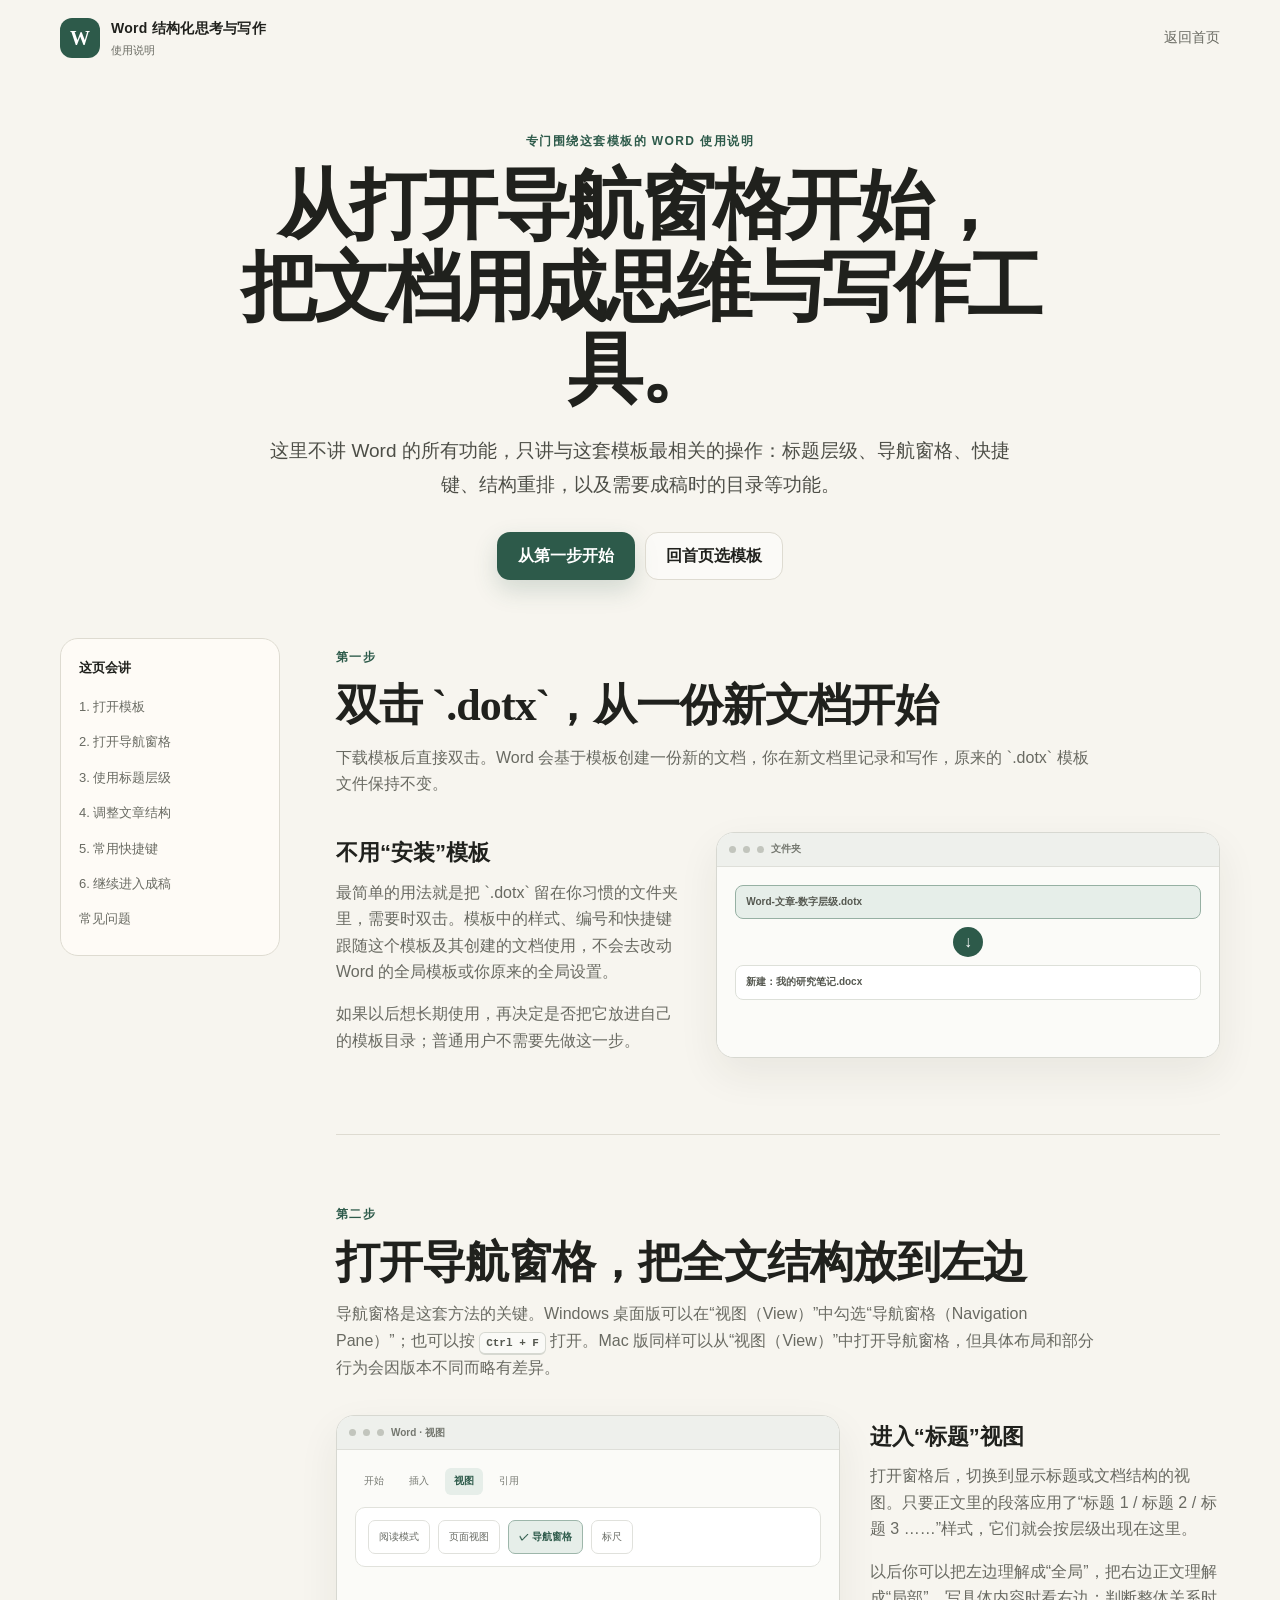
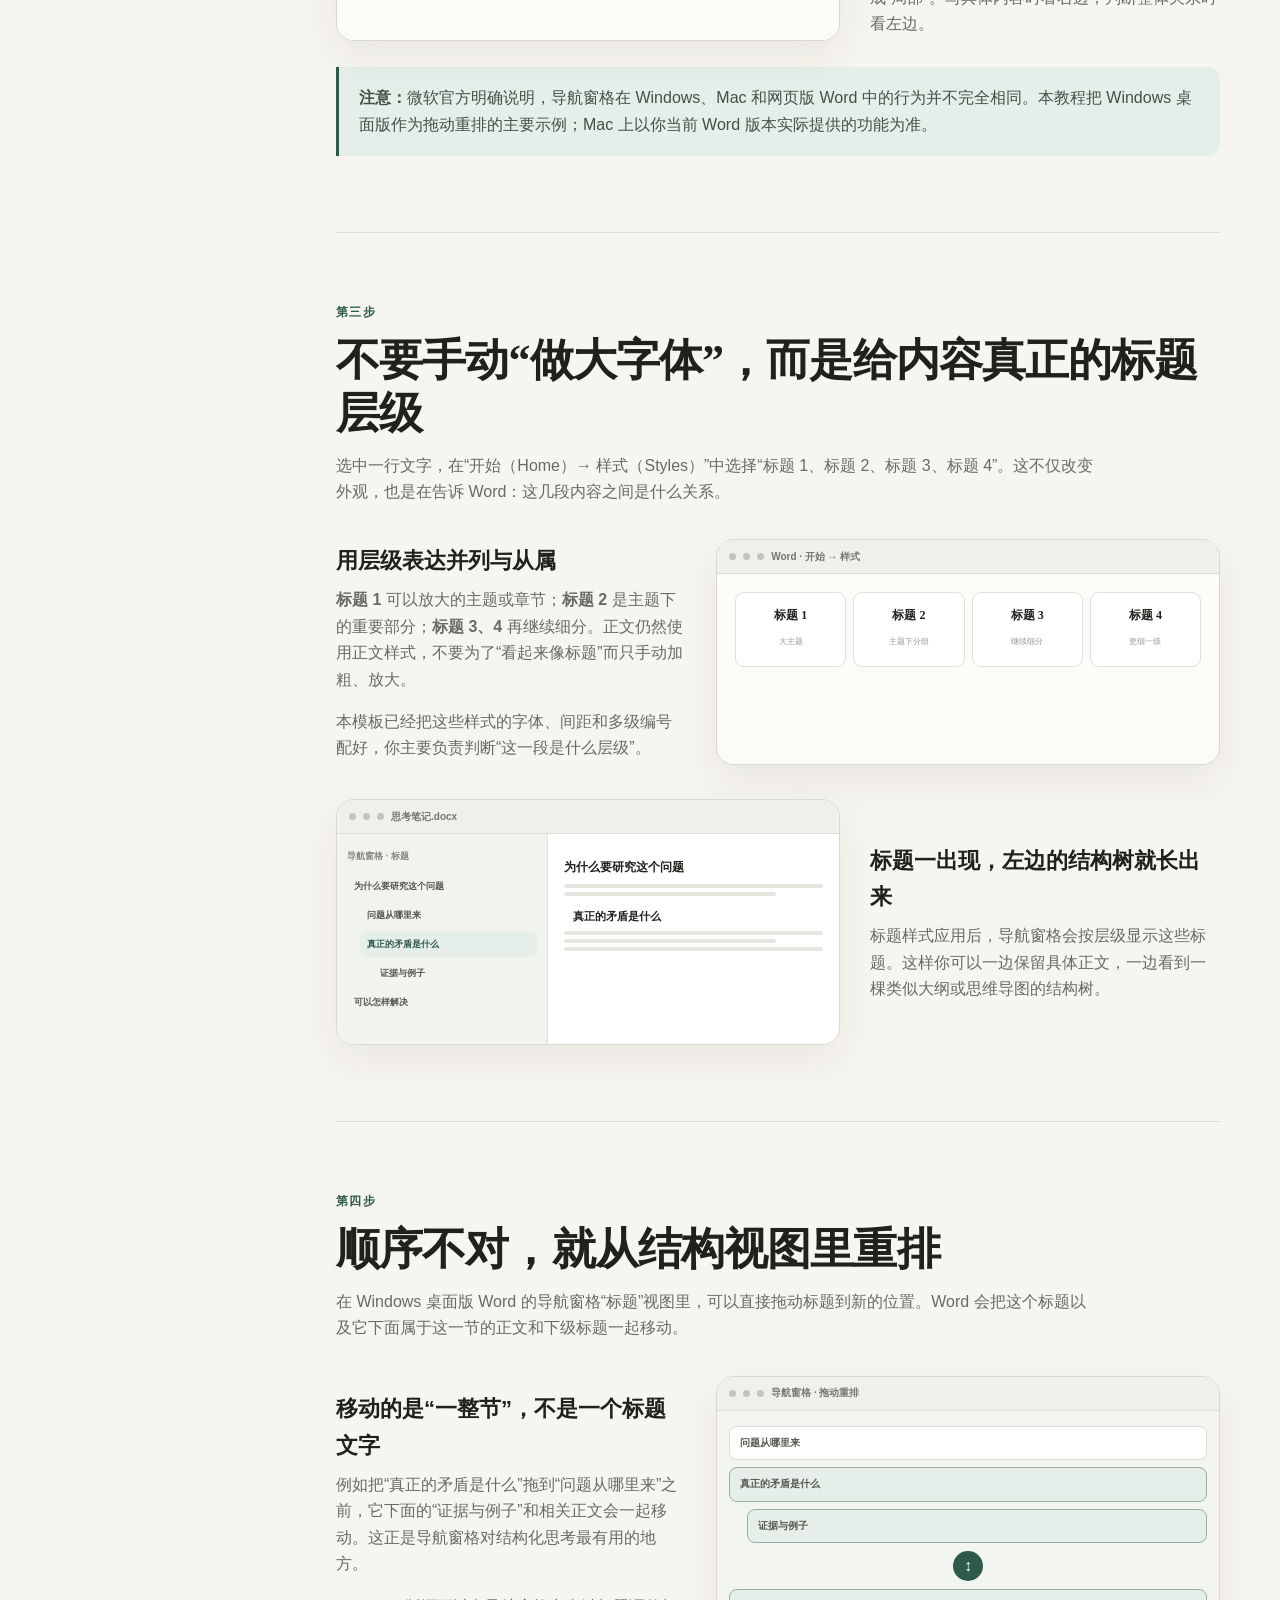
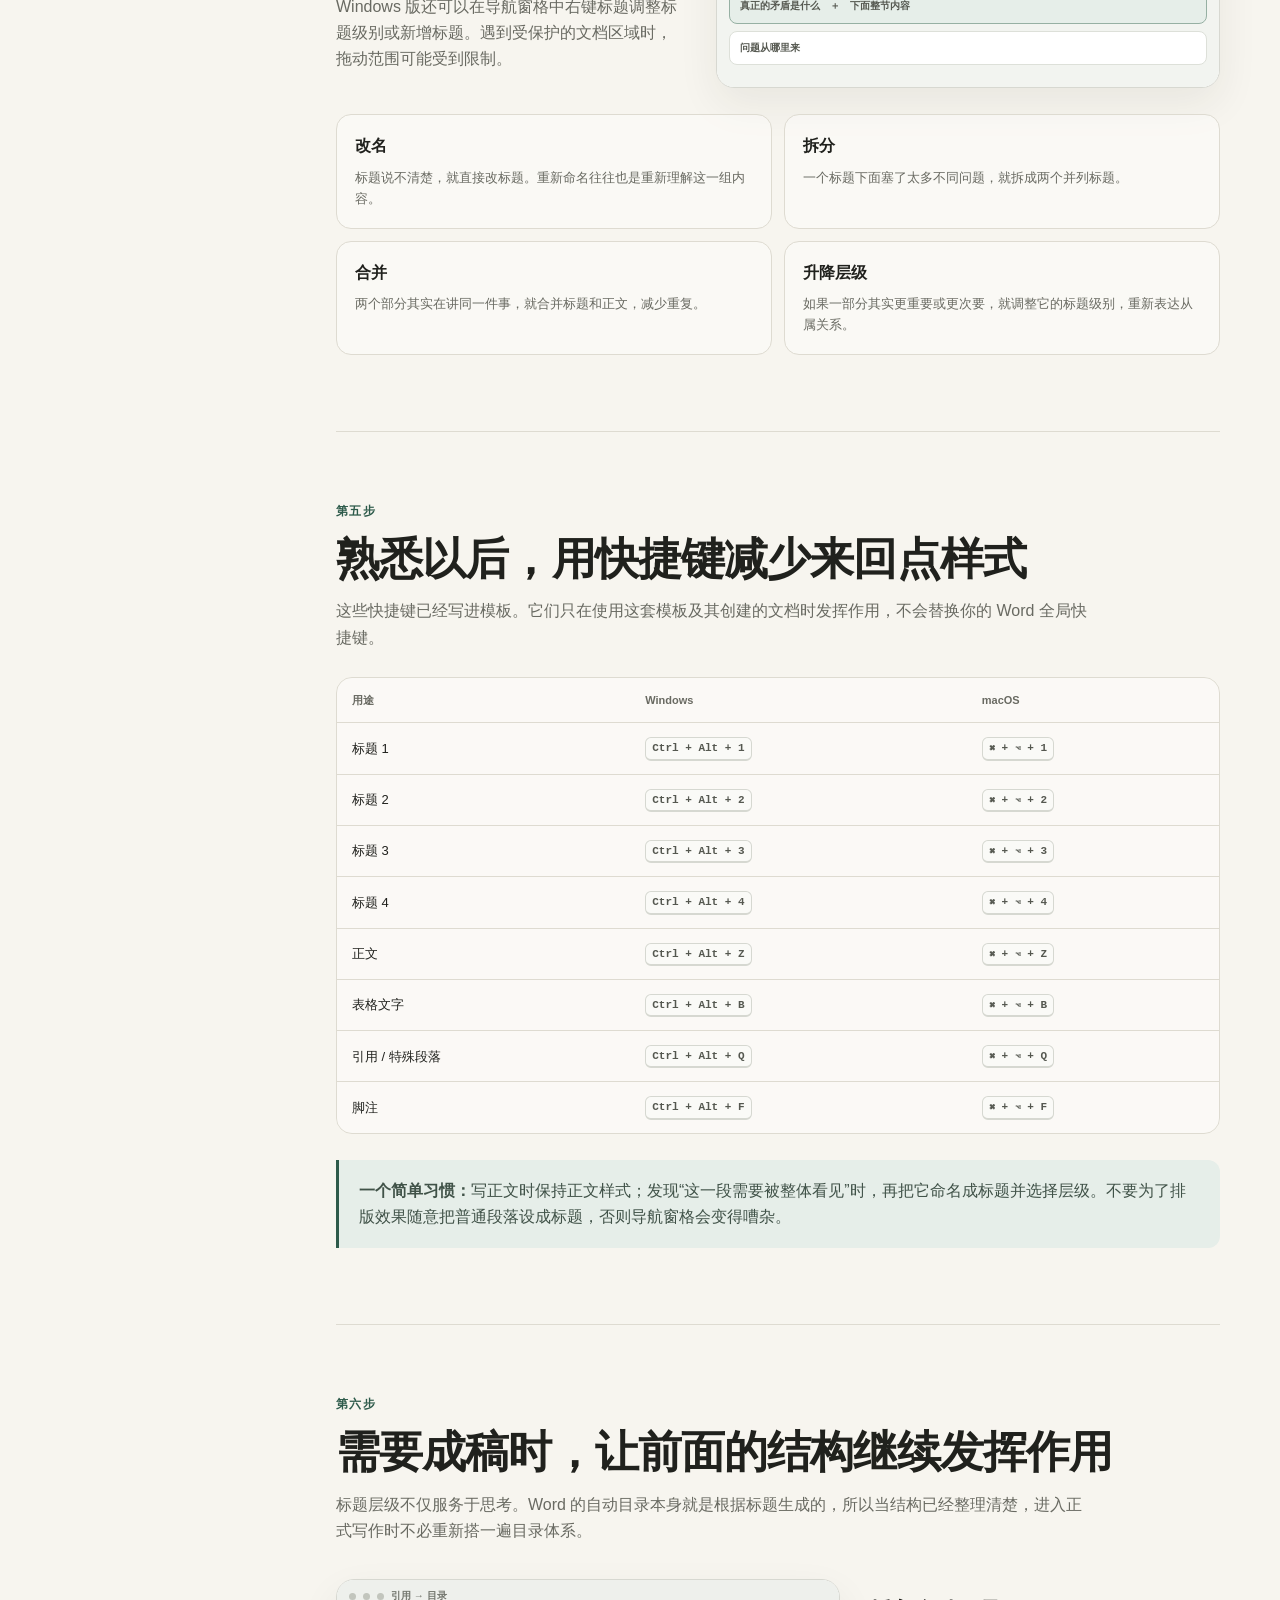
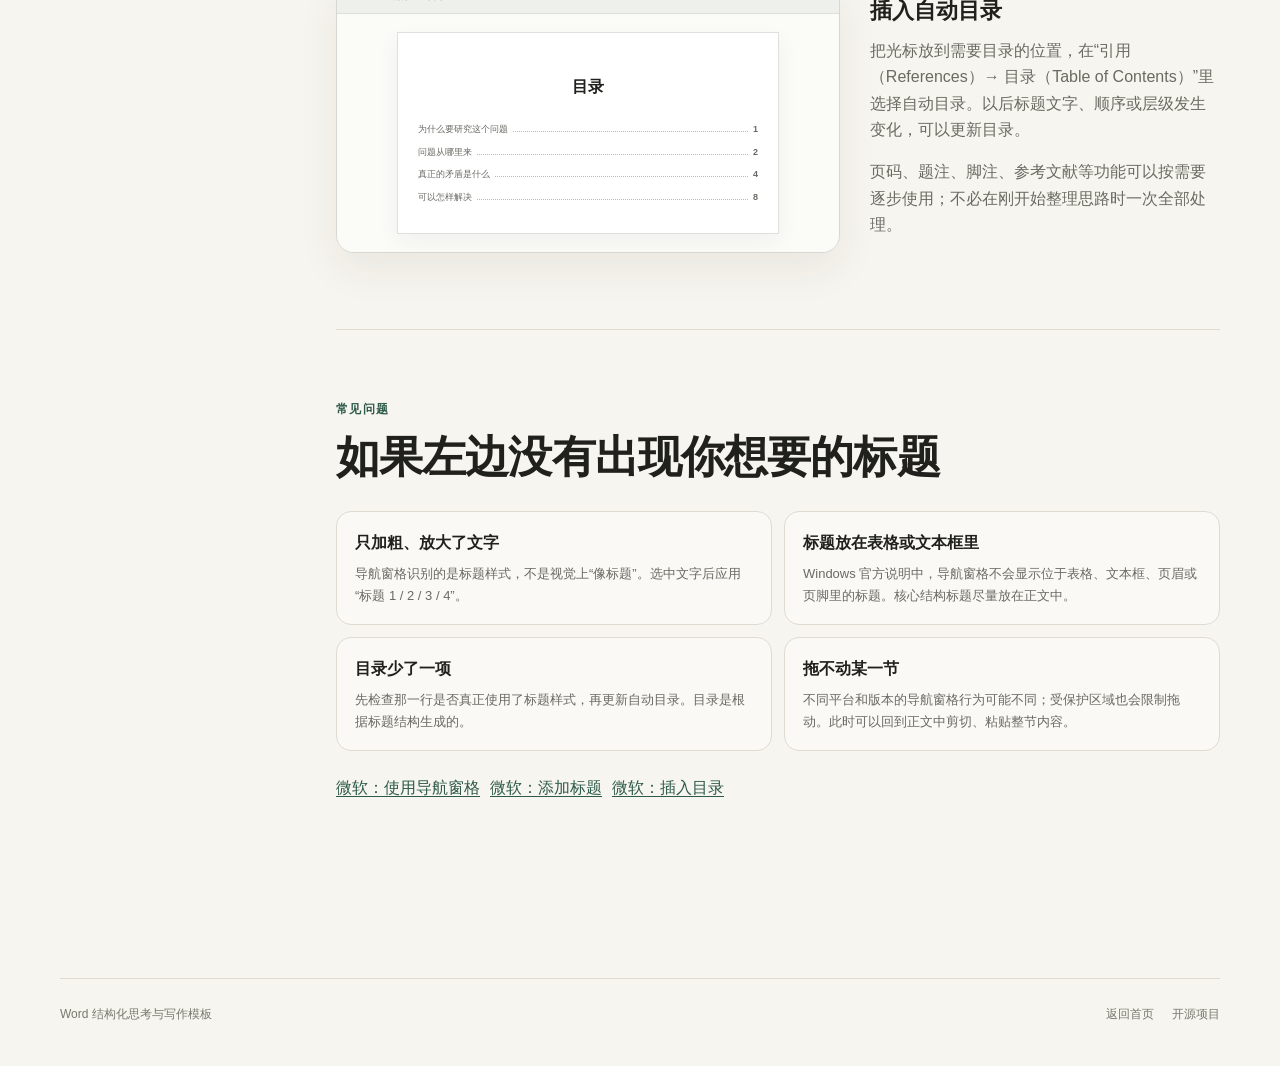
<file: site/guide.html>
<!doctype html>
<html lang="zh-CN">
<head>
  <meta charset="utf-8" />
  <meta name="viewport" content="width=device-width, initial-scale=1" />
  <meta name="description" content="Word 结构化思考与写作模板使用说明：打开导航窗格、应用标题样式、使用快捷键、调整文章结构，并继续生成目录和成稿。" />
  <meta name="theme-color" content="#f7f5ef" />
  <title>使用说明｜Word 结构化思考与写作</title>
  <link rel="stylesheet" href="./styles.css" />
  <style>
    main { overflow: visible; }
    .guide-hero {
      width: min(980px, calc(100% - 40px));
      margin: 56px auto 58px;
      text-align: center;
    }
    .guide-hero h1 { max-width: 850px; margin-left: auto; margin-right: auto; }
    .guide-hero .lead { max-width: 760px; margin-left: auto; margin-right: auto; }
    .guide-actions { display: flex; flex-wrap: wrap; justify-content: center; gap: 10px; }
    .guide-layout {
      width: min(1160px, calc(100% - 40px));
      margin: 0 auto 100px;
      display: grid;
      grid-template-columns: 220px minmax(0, 1fr);
      gap: 56px;
      align-items: start;
    }
    .guide-nav {
      position: sticky;
      top: 24px;
      padding: 18px;
      border: 1px solid var(--line);
      border-radius: 18px;
      background: rgba(255,253,248,.82);
    }
    .guide-nav strong { display: block; margin-bottom: 10px; font-size: 13px; }
    .guide-nav a { display: block; padding: 7px 0; color: var(--muted); font-size: 13px; text-decoration: none; }
    .guide-nav a:hover { color: var(--accent); }
    .guide-content { min-width: 0; }
    .guide-section { padding: 10px 0 76px; scroll-margin-top: 24px; }
    .guide-section + .guide-section { border-top: 1px solid var(--line); padding-top: 70px; }
    .guide-section > h2 {
      margin-bottom: 12px;
      font: 650 clamp(30px, 4vw, 44px)/1.2 Georgia, "Songti SC", serif;
      letter-spacing: -.02em;
    }
    .guide-intro { max-width: 760px; color: var(--muted); font-size: 16px; }
    .guide-step {
      margin-top: 34px;
      display: grid;
      grid-template-columns: minmax(0, .82fr) minmax(300px, 1.18fr);
      gap: 30px;
      align-items: center;
    }
    .guide-step.reverse { grid-template-columns: minmax(300px, 1.18fr) minmax(0, .82fr); }
    .guide-step.reverse .guide-copy { order: 2; }
    .guide-step.reverse .guide-figure { order: 1; }
    .guide-copy h3 { margin-bottom: 8px; font-size: 22px; }
    .guide-copy p { color: var(--muted); }
    .guide-copy p:last-child { margin-bottom: 0; }
    .guide-copy kbd, .shortcut-table kbd, .guide-intro kbd {
      display: inline-block;
      padding: 3px 6px;
      border: 1px solid #d6d8d1;
      border-bottom-width: 2px;
      border-radius: 6px;
      background: #fafaf7;
      color: #555850;
      font: 700 11px/1.3 ui-monospace, SFMono-Regular, Menlo, Consolas, monospace;
      white-space: nowrap;
    }
    .guide-figure {
      overflow: hidden;
      border: 1px solid #d7d8d1;
      border-radius: 18px;
      background: #fff;
      box-shadow: 0 16px 42px rgba(38,39,33,.07);
    }
    .fig-bar {
      min-height: 34px;
      padding: 0 12px;
      display: flex;
      align-items: center;
      gap: 7px;
      border-bottom: 1px solid #dedfd9;
      background: #eef0ec;
      color: #74776f;
      font-size: 10px;
      font-weight: 750;
    }
    .fig-bar i { width: 7px; height: 7px; border-radius: 50%; background: #c2c5bd; }
    .fig-body { padding: 18px; min-height: 190px; background: #fbfbf8; }
    .ribbon-tabs { display: flex; gap: 7px; margin-bottom: 12px; }
    .ribbon-tabs span { padding: 5px 9px; border-radius: 6px; color: #777a73; font-size: 10px; }
    .ribbon-tabs .active { background: var(--accent-soft); color: var(--accent); font-weight: 800; }
    .ribbon-row { display: flex; flex-wrap: wrap; gap: 8px; padding: 12px; border: 1px solid #e1e2dc; background: white; border-radius: 10px; }
    .ribbon-control { padding: 8px 10px; border: 1px solid #e0e1dc; border-radius: 7px; color: #666962; font-size: 10px; }
    .ribbon-control.active { border-color: #9db6aa; background: var(--accent-soft); color: var(--accent); font-weight: 800; }
    .style-strip { display: grid; grid-template-columns: repeat(4, 1fr); gap: 7px; }
    .style-chip { padding: 13px 8px; border: 1px solid #dfe1da; border-radius: 9px; background: white; text-align: center; }
    .style-chip b { display: block; font-family: Georgia, "Songti SC", serif; font-size: 12px; }
    .style-chip small { color: #969991; font-size: 8px; }
    .outline-demo { display: grid; grid-template-columns: 42% 58%; min-height: 210px; }
    .outline-pane { padding: 15px 10px; border-right: 1px solid #e0e1db; background: #f1f3ef; }
    .outline-doc { padding: 16px; background: white; }
    .outline-title { margin-bottom: 10px; color: #858880; font-size: 9px; font-weight: 800; }
    .outline-row { margin: 4px 0; padding: 5px 7px; border-radius: 6px; color: #555850; font-size: 9px; font-weight: 700; }
    .outline-row.l2 { margin-left: 13px; }
    .outline-row.l3 { margin-left: 26px; }
    .outline-row.active { background: var(--accent-soft); color: var(--accent); }
    .doc-heading { margin: 8px 0 5px; font-family: Georgia, "Songti SC", serif; font-size: 12px; font-weight: 700; }
    .doc-heading.h2 { margin-left: 9px; font-size: 11px; }
    .doc-lines { display: grid; gap: 4px; margin: 6px 0 11px; }
    .doc-lines i { height: 4px; border-radius: 99px; background: #e4e6e0; }
    .doc-lines i:nth-child(2) { width: 82%; }
    .drag-stage { position: relative; min-height: 210px; padding: 15px 12px; background: #f2f4f0; }
    .drag-card { padding: 8px 10px; margin-bottom: 7px; border: 1px solid #dde0d9; border-radius: 8px; background: white; color: #555850; font-size: 10px; font-weight: 700; }
    .drag-card.child { margin-left: 18px; }
    .drag-card.move { border-color: #96b0a3; background: var(--accent-soft); }
    .drag-arrow { display: grid; place-items: center; width: 30px; height: 30px; margin: 8px auto; border-radius: 50%; background: var(--accent); color: white; font-weight: 900; }
    .toc-sheet { width: 82%; margin: 0 auto; padding: 20px; border: 1px solid #e0e1dc; background: white; box-shadow: 0 8px 22px rgba(38,39,33,.05); }
    .toc-sheet h4 { text-align: center; font-family: Georgia, "Songti SC", serif; }
    .toc-line { display: flex; align-items: baseline; gap: 5px; margin: 8px 0; color: #676a63; font-size: 9px; }
    .toc-line i { flex: 1; border-bottom: 1px dotted #b9bcb4; }
    .shortcut-wrap { overflow-x: auto; margin-top: 26px; border: 1px solid var(--line); border-radius: 16px; }
    .shortcut-table { width: 100%; min-width: 620px; border-collapse: collapse; background: rgba(255,255,255,.4); }
    .shortcut-table th, .shortcut-table td { padding: 13px 15px; border-bottom: 1px solid var(--line); text-align: left; font-size: 13px; }
    .shortcut-table tr:last-child td { border-bottom: 0; }
    .shortcut-table th { color: var(--muted); font-size: 11px; }
    .callout { margin-top: 26px; padding: 18px 20px; border-left: 3px solid var(--accent); border-radius: 0 12px 12px 0; background: var(--accent-soft); color: #405248; }
    .callout p:last-child { margin-bottom: 0; }
    .mini-grid { margin-top: 26px; display: grid; grid-template-columns: repeat(2, 1fr); gap: 12px; }
    .mini-card { padding: 18px; border: 1px solid var(--line); border-radius: 15px; background: rgba(255,255,255,.36); }
    .mini-card h3 { margin-bottom: 7px; font-size: 16px; }
    .mini-card p { margin-bottom: 0; color: var(--muted); font-size: 13px; }
    .guide-links { display: flex; flex-wrap: wrap; gap: 10px; margin-top: 24px; }
    .guide-links a { color: var(--accent); text-underline-offset: 3px; }
    @media (max-width: 820px) {
      .guide-layout { grid-template-columns: 1fr; gap: 20px; }
      .guide-nav { position: static; display: flex; gap: 12px; overflow-x: auto; padding: 12px; }
      .guide-nav strong { display: none; }
      .guide-nav a { flex: 0 0 auto; padding: 4px 5px; white-space: nowrap; }
      .guide-step, .guide-step.reverse { grid-template-columns: 1fr; }
      .guide-step.reverse .guide-copy, .guide-step.reverse .guide-figure { order: initial; }
    }
    @media (max-width: 600px) {
      .guide-hero, .guide-layout { width: min(100% - 28px, 1160px); }
      .guide-hero { margin-top: 34px; }
      .guide-section { padding-bottom: 58px; }
      .guide-section + .guide-section { padding-top: 52px; }
      .guide-step { margin-top: 26px; }
      .style-strip { grid-template-columns: repeat(2, 1fr); }
      .mini-grid { grid-template-columns: 1fr; }
      .outline-demo { grid-template-columns: 44% 56%; }
    }
  </style>
</head>
<body>
  <a class="skip" href="#start">跳到使用说明</a>
  <header class="topbar">
    <a class="brand" href="./" aria-label="返回 Word 结构化思考与写作首页">
      <span class="brand-mark">W</span>
      <span><strong>Word 结构化思考与写作</strong><small>使用说明</small></span>
    </a>
    <a class="top-link" href="./">返回首页</a>
  </header>

  <main>
    <section class="guide-hero">
      <p class="eyebrow">专门围绕这套模板的 Word 使用说明</p>
      <h1>从打开导航窗格开始，<br />把文档用成思维与写作工具。</h1>
      <p class="lead">这里不讲 Word 的所有功能，只讲与这套模板最相关的操作：标题层级、导航窗格、快捷键、结构重排，以及需要成稿时的目录等功能。</p>
      <div class="guide-actions">
        <a class="btn primary" href="#start">从第一步开始</a>
        <a class="btn quiet" href="./#chooser">回首页选模板</a>
      </div>
    </section>

    <div class="guide-layout">
      <nav class="guide-nav" aria-label="使用说明目录">
        <strong>这页会讲</strong>
        <a href="#start">1. 打开模板</a>
        <a href="#navigation">2. 打开导航窗格</a>
        <a href="#headings">3. 使用标题层级</a>
        <a href="#restructure">4. 调整文章结构</a>
        <a href="#shortcuts">5. 常用快捷键</a>
        <a href="#finish">6. 继续进入成稿</a>
        <a href="#troubleshoot">常见问题</a>
      </nav>

      <div class="guide-content">
        <section class="guide-section" id="start">
          <p class="eyebrow">第一步</p>
          <h2>双击 `.dotx`，从一份新文档开始</h2>
          <p class="guide-intro">下载模板后直接双击。Word 会基于模板创建一份新的文档，你在新文档里记录和写作，原来的 `.dotx` 模板文件保持不变。</p>
          <div class="guide-step">
            <div class="guide-copy">
              <h3>不用“安装”模板</h3>
              <p>最简单的用法就是把 `.dotx` 留在你习惯的文件夹里，需要时双击。模板中的样式、编号和快捷键跟随这个模板及其创建的文档使用，不会去改动 Word 的全局模板或你原来的全局设置。</p>
              <p>如果以后想长期使用，再决定是否把它放进自己的模板目录；普通用户不需要先做这一步。</p>
            </div>
            <div class="guide-figure" aria-label="示意：双击 dotx 模板创建新的 Word 文档">
              <div class="fig-bar"><i></i><i></i><i></i><span>文件夹</span></div>
              <div class="fig-body">
                <div class="drag-card move">Word-文章-数字层级.dotx</div>
                <div class="drag-arrow">↓</div>
                <div class="drag-card">新建：我的研究笔记.docx</div>
              </div>
            </div>
          </div>
        </section>

        <section class="guide-section" id="navigation">
          <p class="eyebrow">第二步</p>
          <h2>打开导航窗格，把全文结构放到左边</h2>
          <p class="guide-intro">导航窗格是这套方法的关键。Windows 桌面版可以在“视图（View）”中勾选“导航窗格（Navigation Pane）”；也可以按 <kbd>Ctrl + F</kbd> 打开。Mac 版同样可以从“视图（View）”中打开导航窗格，但具体布局和部分行为会因版本不同而略有差异。</p>
          <div class="guide-step reverse">
            <div class="guide-copy">
              <h3>进入“标题”视图</h3>
              <p>打开窗格后，切换到显示标题或文档结构的视图。只要正文里的段落应用了“标题 1 / 标题 2 / 标题 3 ……”样式，它们就会按层级出现在这里。</p>
              <p>以后你可以把左边理解成“全局”，把右边正文理解成“局部”。写具体内容时看右边；判断整体关系时看左边。</p>
            </div>
            <div class="guide-figure" aria-label="示意：在 Word 视图选项卡中打开导航窗格">
              <div class="fig-bar"><i></i><i></i><i></i><span>Word · 视图</span></div>
              <div class="fig-body">
                <div class="ribbon-tabs"><span>开始</span><span>插入</span><span class="active">视图</span><span>引用</span></div>
                <div class="ribbon-row">
                  <span class="ribbon-control">阅读模式</span>
                  <span class="ribbon-control">页面视图</span>
                  <span class="ribbon-control active">✓ 导航窗格</span>
                  <span class="ribbon-control">标尺</span>
                </div>
              </div>
            </div>
          </div>
          <div class="callout"><p><strong>注意：</strong>微软官方明确说明，导航窗格在 Windows、Mac 和网页版 Word 中的行为并不完全相同。本教程把 Windows 桌面版作为拖动重排的主要示例；Mac 上以你当前 Word 版本实际提供的功能为准。</p></div>
        </section>

        <section class="guide-section" id="headings">
          <p class="eyebrow">第三步</p>
          <h2>不要手动“做大字体”，而是给内容真正的标题层级</h2>
          <p class="guide-intro">选中一行文字，在“开始（Home）→ 样式（Styles）”中选择“标题 1、标题 2、标题 3、标题 4”。这不仅改变外观，也是在告诉 Word：这几段内容之间是什么关系。</p>
          <div class="guide-step">
            <div class="guide-copy">
              <h3>用层级表达并列与从属</h3>
              <p><strong>标题 1</strong> 可以放大的主题或章节；<strong>标题 2</strong> 是主题下的重要部分；<strong>标题 3、4</strong> 再继续细分。正文仍然使用正文样式，不要为了“看起来像标题”而只手动加粗、放大。</p>
              <p>本模板已经把这些样式的字体、间距和多级编号配好，你主要负责判断“这一段是什么层级”。</p>
            </div>
            <div class="guide-figure" aria-label="示意：Word 开始选项卡中的标题样式">
              <div class="fig-bar"><i></i><i></i><i></i><span>Word · 开始 → 样式</span></div>
              <div class="fig-body">
                <div class="style-strip">
                  <div class="style-chip"><b>标题 1</b><small>大主题</small></div>
                  <div class="style-chip"><b>标题 2</b><small>主题下分组</small></div>
                  <div class="style-chip"><b>标题 3</b><small>继续细分</small></div>
                  <div class="style-chip"><b>标题 4</b><small>更细一级</small></div>
                </div>
              </div>
            </div>
          </div>
          <div class="guide-step reverse">
            <div class="guide-copy">
              <h3>标题一出现，左边的结构树就长出来</h3>
              <p>标题样式应用后，导航窗格会按层级显示这些标题。这样你可以一边保留具体正文，一边看到一棵类似大纲或思维导图的结构树。</p>
            </div>
            <div class="guide-figure" aria-label="示意：标题层级在导航窗格中形成结构树">
              <div class="fig-bar"><i></i><i></i><i></i><span>思考笔记.docx</span></div>
              <div class="outline-demo">
                <div class="outline-pane">
                  <div class="outline-title">导航窗格 · 标题</div>
                  <div class="outline-row">为什么要研究这个问题</div>
                  <div class="outline-row l2">问题从哪里来</div>
                  <div class="outline-row l2 active">真正的矛盾是什么</div>
                  <div class="outline-row l3">证据与例子</div>
                  <div class="outline-row">可以怎样解决</div>
                </div>
                <div class="outline-doc">
                  <div class="doc-heading">为什么要研究这个问题</div>
                  <div class="doc-lines"><i></i><i></i></div>
                  <div class="doc-heading h2">真正的矛盾是什么</div>
                  <div class="doc-lines"><i></i><i></i><i></i></div>
                </div>
              </div>
            </div>
          </div>
        </section>

        <section class="guide-section" id="restructure">
          <p class="eyebrow">第四步</p>
          <h2>顺序不对，就从结构视图里重排</h2>
          <p class="guide-intro">在 Windows 桌面版 Word 的导航窗格“标题”视图里，可以直接拖动标题到新的位置。Word 会把这个标题以及它下面属于这一节的正文和下级标题一起移动。</p>
          <div class="guide-step">
            <div class="guide-copy">
              <h3>移动的是“一整节”，不是一个标题文字</h3>
              <p>例如把“真正的矛盾是什么”拖到“问题从哪里来”之前，它下面的“证据与例子”和相关正文会一起移动。这正是导航窗格对结构化思考最有用的地方。</p>
              <p>Windows 版还可以在导航窗格中右键标题调整标题级别或新增标题。遇到受保护的文档区域时，拖动范围可能受到限制。</p>
            </div>
            <div class="guide-figure" aria-label="示意：在导航窗格拖动标题，整节内容随之移动">
              <div class="fig-bar"><i></i><i></i><i></i><span>导航窗格 · 拖动重排</span></div>
              <div class="drag-stage">
                <div class="drag-card">问题从哪里来</div>
                <div class="drag-card move">真正的矛盾是什么</div>
                <div class="drag-card child move">证据与例子</div>
                <div class="drag-arrow">↕</div>
                <div class="drag-card move">真正的矛盾是什么　＋　下面整节内容</div>
                <div class="drag-card">问题从哪里来</div>
              </div>
            </div>
          </div>
          <div class="mini-grid">
            <article class="mini-card"><h3>改名</h3><p>标题说不清楚，就直接改标题。重新命名往往也是重新理解这一组内容。</p></article>
            <article class="mini-card"><h3>拆分</h3><p>一个标题下面塞了太多不同问题，就拆成两个并列标题。</p></article>
            <article class="mini-card"><h3>合并</h3><p>两个部分其实在讲同一件事，就合并标题和正文，减少重复。</p></article>
            <article class="mini-card"><h3>升降层级</h3><p>如果一部分其实更重要或更次要，就调整它的标题级别，重新表达从属关系。</p></article>
          </div>
        </section>

        <section class="guide-section" id="shortcuts">
          <p class="eyebrow">第五步</p>
          <h2>熟悉以后，用快捷键减少来回点样式</h2>
          <p class="guide-intro">这些快捷键已经写进模板。它们只在使用这套模板及其创建的文档时发挥作用，不会替换你的 Word 全局快捷键。</p>
          <div class="shortcut-wrap">
            <table class="shortcut-table">
              <thead><tr><th>用途</th><th>Windows</th><th>macOS</th></tr></thead>
              <tbody>
                <tr><td>标题 1</td><td><kbd>Ctrl + Alt + 1</kbd></td><td><kbd>⌘ + ⌥ + 1</kbd></td></tr>
                <tr><td>标题 2</td><td><kbd>Ctrl + Alt + 2</kbd></td><td><kbd>⌘ + ⌥ + 2</kbd></td></tr>
                <tr><td>标题 3</td><td><kbd>Ctrl + Alt + 3</kbd></td><td><kbd>⌘ + ⌥ + 3</kbd></td></tr>
                <tr><td>标题 4</td><td><kbd>Ctrl + Alt + 4</kbd></td><td><kbd>⌘ + ⌥ + 4</kbd></td></tr>
                <tr><td>正文</td><td><kbd>Ctrl + Alt + Z</kbd></td><td><kbd>⌘ + ⌥ + Z</kbd></td></tr>
                <tr><td>表格文字</td><td><kbd>Ctrl + Alt + B</kbd></td><td><kbd>⌘ + ⌥ + B</kbd></td></tr>
                <tr><td>引用 / 特殊段落</td><td><kbd>Ctrl + Alt + Q</kbd></td><td><kbd>⌘ + ⌥ + Q</kbd></td></tr>
                <tr><td>脚注</td><td><kbd>Ctrl + Alt + F</kbd></td><td><kbd>⌘ + ⌥ + F</kbd></td></tr>
              </tbody>
            </table>
          </div>
          <div class="callout"><p><strong>一个简单习惯：</strong>写正文时保持正文样式；发现“这一段需要被整体看见”时，再把它命名成标题并选择层级。不要为了排版效果随意把普通段落设成标题，否则导航窗格会变得嘈杂。</p></div>
        </section>

        <section class="guide-section" id="finish">
          <p class="eyebrow">第六步</p>
          <h2>需要成稿时，让前面的结构继续发挥作用</h2>
          <p class="guide-intro">标题层级不仅服务于思考。Word 的自动目录本身就是根据标题生成的，所以当结构已经整理清楚，进入正式写作时不必重新搭一遍目录体系。</p>
          <div class="guide-step reverse">
            <div class="guide-copy">
              <h3>插入自动目录</h3>
              <p>把光标放到需要目录的位置，在“引用（References）→ 目录（Table of Contents）”里选择自动目录。以后标题文字、顺序或层级发生变化，可以更新目录。</p>
              <p>页码、题注、脚注、参考文献等功能可以按需要逐步使用；不必在刚开始整理思路时一次全部处理。</p>
            </div>
            <div class="guide-figure" aria-label="示意：根据标题层级生成自动目录">
              <div class="fig-bar"><i></i><i></i><i></i><span>引用 → 目录</span></div>
              <div class="fig-body">
                <div class="toc-sheet">
                  <h4>目录</h4>
                  <div class="toc-line"><span>为什么要研究这个问题</span><i></i><b>1</b></div>
                  <div class="toc-line"><span>问题从哪里来</span><i></i><b>2</b></div>
                  <div class="toc-line"><span>真正的矛盾是什么</span><i></i><b>4</b></div>
                  <div class="toc-line"><span>可以怎样解决</span><i></i><b>8</b></div>
                </div>
              </div>
            </div>
          </div>
        </section>

        <section class="guide-section" id="troubleshoot">
          <p class="eyebrow">常见问题</p>
          <h2>如果左边没有出现你想要的标题</h2>
          <div class="mini-grid">
            <article class="mini-card"><h3>只加粗、放大了文字</h3><p>导航窗格识别的是标题样式，不是视觉上“像标题”。选中文字后应用“标题 1 / 2 / 3 / 4”。</p></article>
            <article class="mini-card"><h3>标题放在表格或文本框里</h3><p>Windows 官方说明中，导航窗格不会显示位于表格、文本框、页眉或页脚里的标题。核心结构标题尽量放在正文中。</p></article>
            <article class="mini-card"><h3>目录少了一项</h3><p>先检查那一行是否真正使用了标题样式，再更新自动目录。目录是根据标题结构生成的。</p></article>
            <article class="mini-card"><h3>拖不动某一节</h3><p>不同平台和版本的导航窗格行为可能不同；受保护区域也会限制拖动。此时可以回到正文中剪切、粘贴整节内容。</p></article>
          </div>
          <div class="guide-links">
            <a href="https://support.microsoft.com/zh-cn/word/use-the-navigation-pane-in-word" rel="noreferrer" target="_blank">微软：使用导航窗格</a>
            <a href="https://support.microsoft.com/zh-cn/word/add-a-heading-in-a-word-document" rel="noreferrer" target="_blank">微软：添加标题</a>
            <a href="https://support.microsoft.com/en-us/word/training/insert-a-table-of-contents" rel="noreferrer" target="_blank">微软：插入目录</a>
          </div>
        </section>
      </div>
    </div>
  </main>

  <footer>
    <span>Word 结构化思考与写作模板</span>
    <span class="footer-links"><a href="./">返回首页</a><a href="https://github.com/SeekerThinker/word-writing-templates" rel="noreferrer">开源项目</a></span>
  </footer>
</body>
</html>
</file>
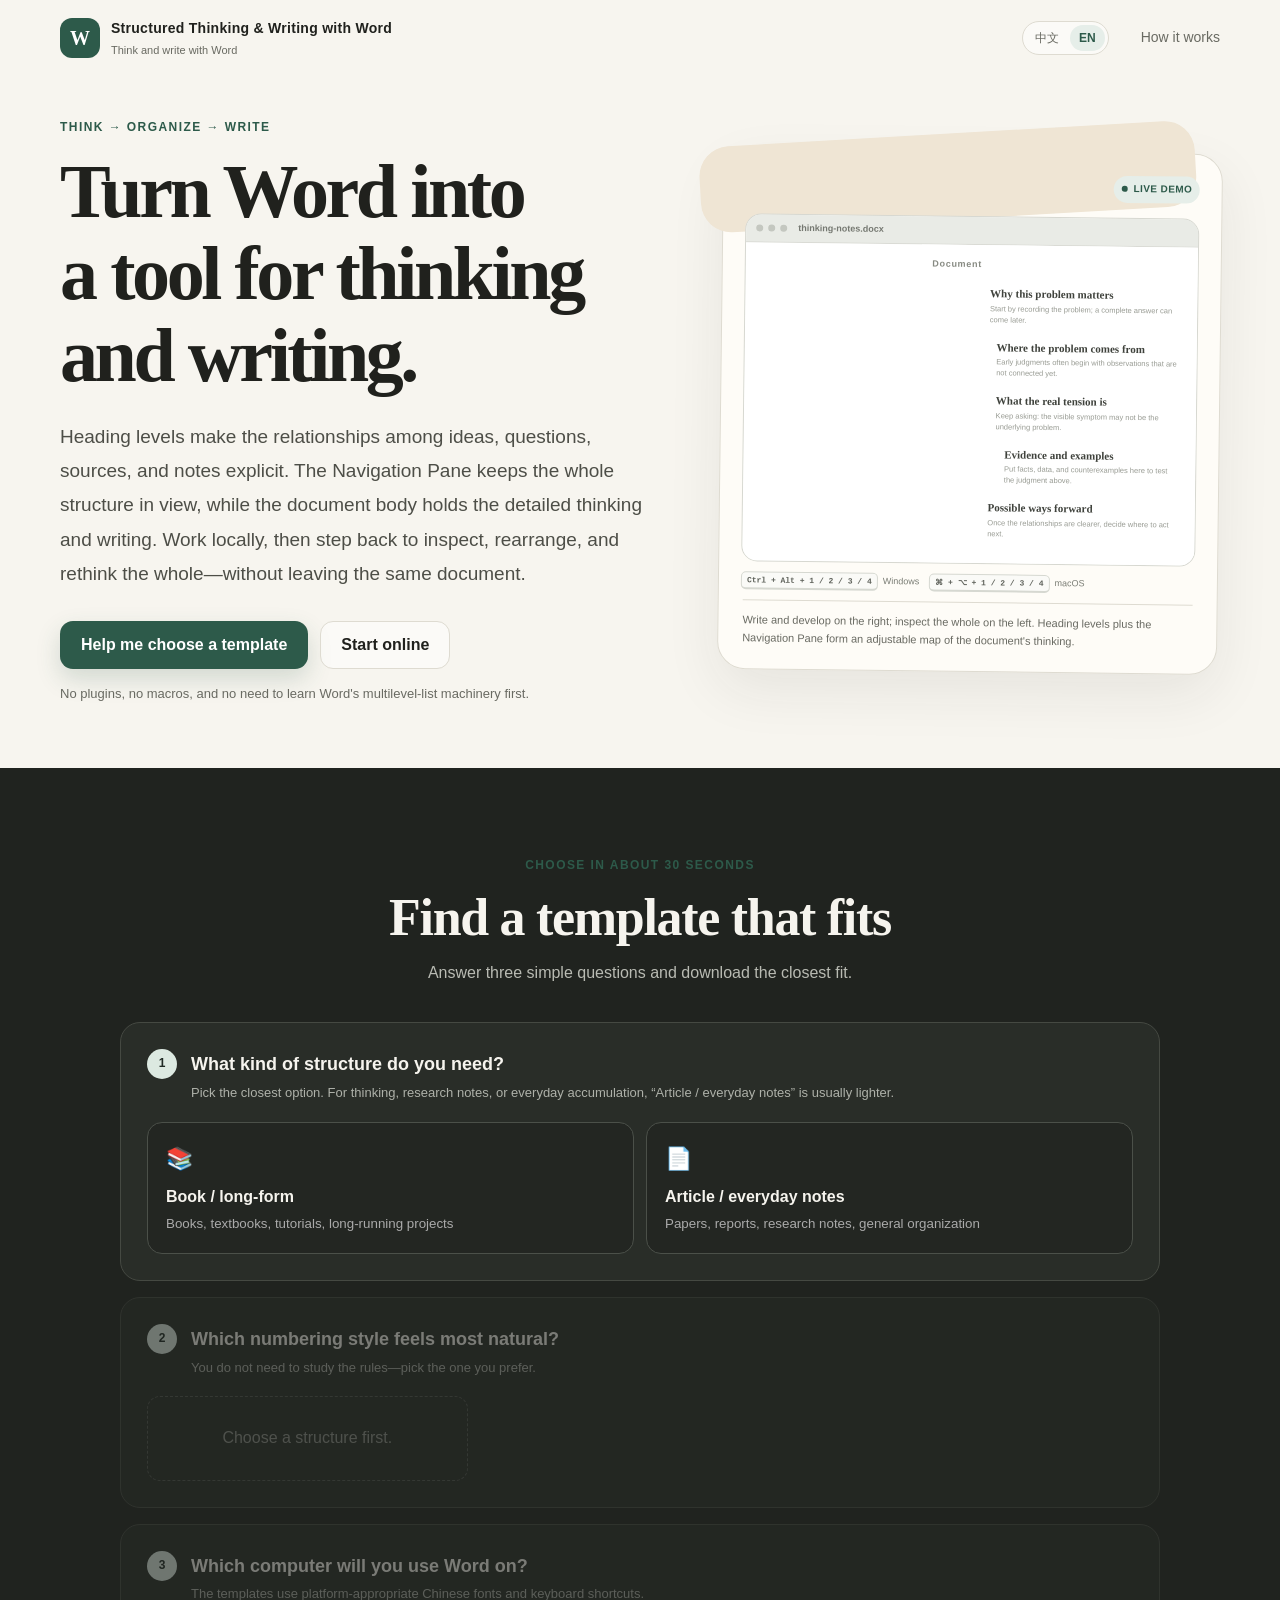
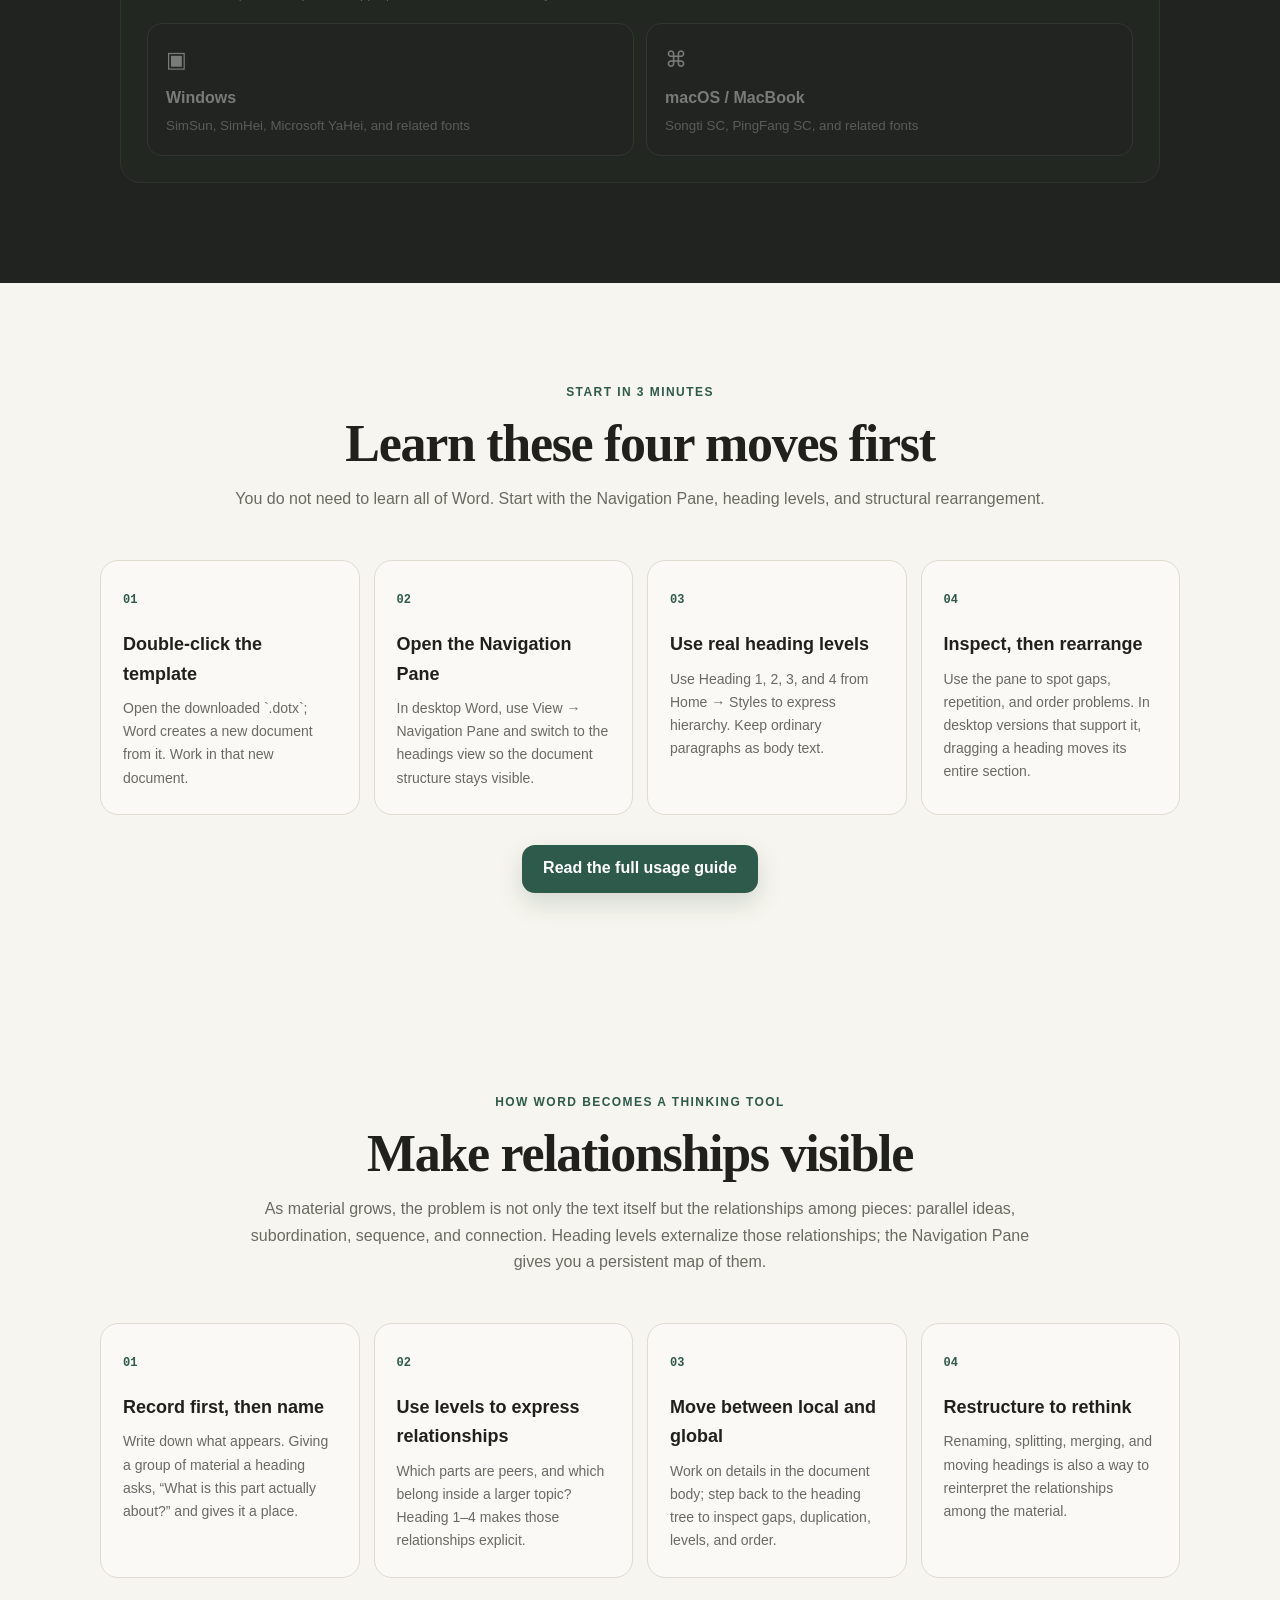
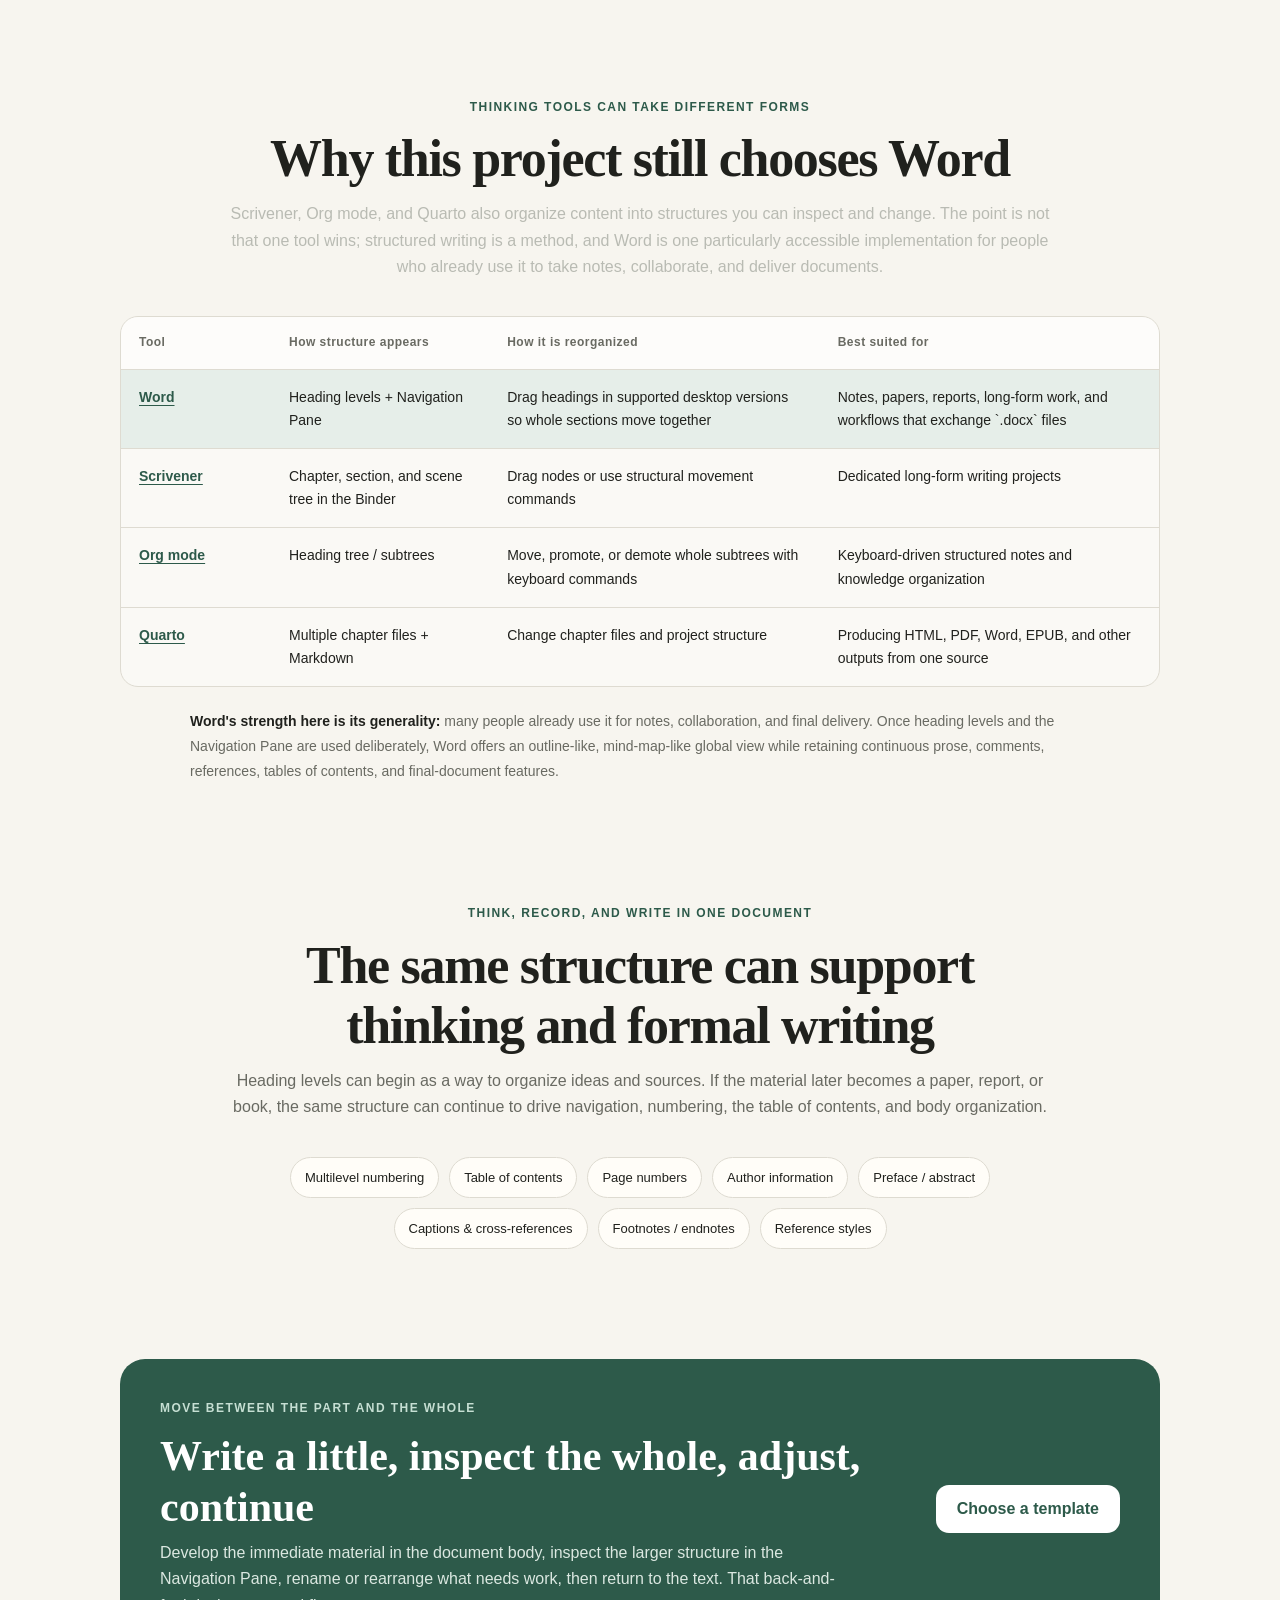
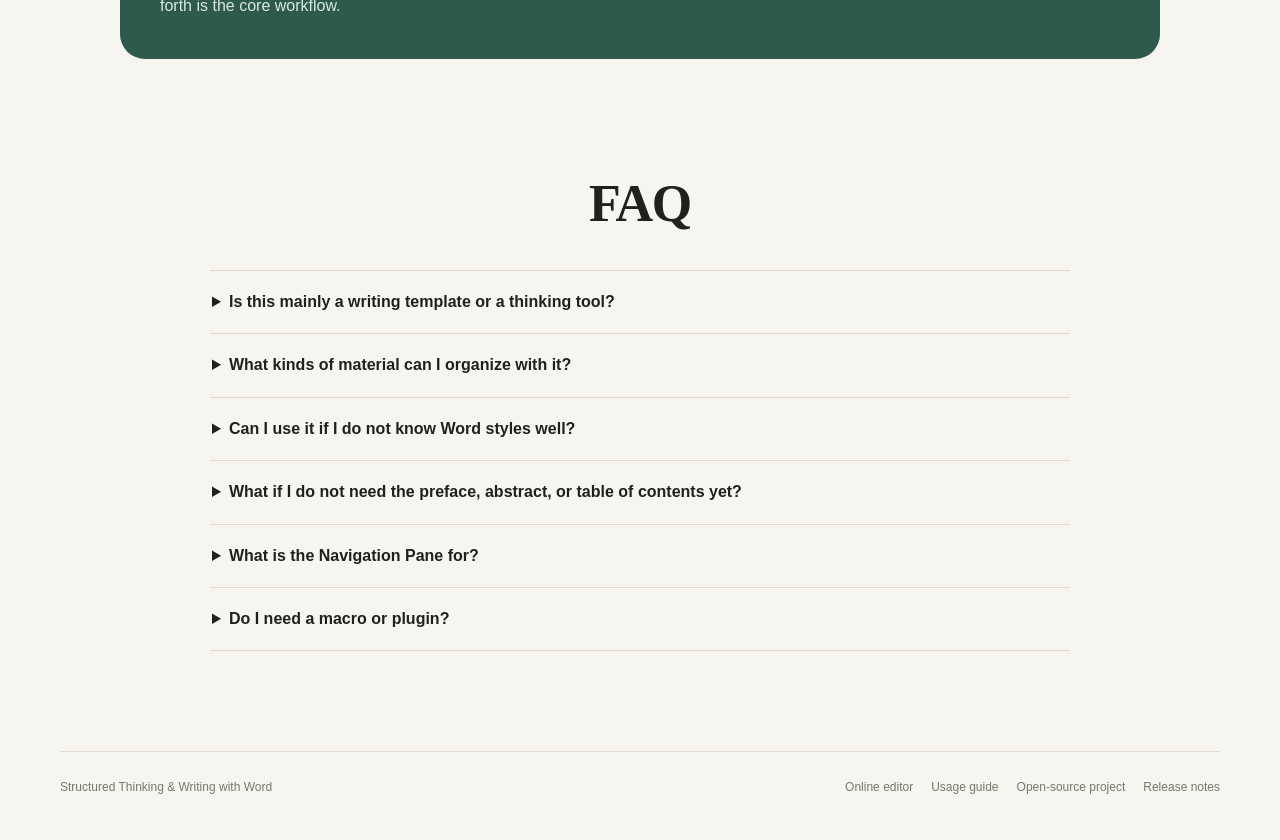
<file: site/support.html>
<!doctype html>
<html lang="zh-CN">
<head>
  <meta charset="utf-8" />
  <meta name="viewport" content="width=device-width, initial-scale=1" />
  <meta name="description" content="自愿支持 Word 结构化思考与写作模板的持续维护。模板继续免费、开源；支持将用于模板维护、兼容性检查、使用说明与网站更新。" />
  <meta name="theme-color" content="#f7f5ef" />
  <title>支持项目｜Word 结构化思考与写作</title>
  <link rel="alternate" hreflang="zh-CN" href="./support.html" />
  <link rel="alternate" hreflang="en" href="./en/support.html" />
  <link rel="stylesheet" href="./styles.css" />
  <style>
    main { overflow: visible; }
    .support-hero {
      width: min(920px, calc(100% - 40px));
      margin: 64px auto 54px;
      text-align: center;
    }
    .support-hero h1 { max-width: 780px; margin-left: auto; margin-right: auto; }
    .support-hero .lead { max-width: 760px; margin-left: auto; margin-right: auto; }
    .support-grid {
      width: min(1040px, calc(100% - 40px));
      margin: 0 auto 44px;
      display: grid;
      grid-template-columns: repeat(3, 1fr);
      gap: 14px;
    }
    .support-card {
      padding: 28px 24px;
      border: 1px solid var(--line);
      border-radius: 20px;
      background: rgba(255,255,255,.42);
    }
    .support-card .eyebrow { margin-bottom: 8px; }
    .support-card h2 { margin-bottom: 10px; font: 650 24px/1.2 Georgia, "Songti SC", serif; }
    .support-card p { color: var(--muted); font-size: 14px; }
    .support-card ul { margin: 18px 0 22px; padding-left: 20px; color: #555850; font-size: 13px; }
    .support-card li + li { margin-top: 5px; }
    .support-button {
      width: 100%;
      min-height: 46px;
      display: inline-flex;
      align-items: center;
      justify-content: center;
      padding: 0 16px;
      border: 1px solid var(--line);
      border-radius: 12px;
      background: var(--paper);
      color: var(--muted);
      font-weight: 750;
      font-size: 13px;
    }
    .support-button.pending { border-style: dashed; }
    .support-note {
      width: min(820px, calc(100% - 40px));
      margin: 0 auto 92px;
      padding: 24px 26px;
      border-left: 3px solid var(--accent);
      border-radius: 0 16px 16px 0;
      background: var(--accent-soft);
      color: #405248;
    }
    .support-note h2 { margin-bottom: 8px; font-size: 18px; }
    .support-note p { margin-bottom: 0; font-size: 14px; }
    .support-actions { display: flex; justify-content: center; flex-wrap: wrap; gap: 10px; }
    @media (max-width: 820px) { .support-grid { grid-template-columns: 1fr; } }
    @media (max-width: 600px) {
      .support-hero, .support-grid, .support-note { width: min(100% - 28px, 1040px); }
      .support-hero { margin-top: 38px; }
    }
  </style>
</head>
<body>
  <a class="skip" href="#channels">跳到支持方式</a>
  <header class="topbar">
    <a class="brand" href="./" aria-label="返回 Word 结构化思考与写作首页">
      <span class="brand-mark">W</span>
      <span><strong>Word 结构化思考与写作</strong><small>支持项目</small></span>
    </a>
    <a class="top-link" href="./">返回首页</a>
  </header>

  <main>
    <section class="support-hero">
      <p class="eyebrow">自愿支持</p>
      <h1>模板会继续免费、开源。<br />如果它对你有帮助，也欢迎支持维护。</h1>
      <p class="lead">支持不会解锁额外功能，也不会改变模板的免费使用和开源方式。收到的支持主要用于模板维护、兼容性检查、使用说明和网站更新。</p>
      <div class="support-actions">
        <a class="btn primary" href="#channels">查看支持方式</a>
        <a class="btn quiet" href="./#chooser">继续免费下载模板</a>
      </div>
    </section>

    <section class="support-grid" id="channels" aria-label="支持方式">
      <article class="support-card">
        <p class="eyebrow">中国用户</p>
        <h2>支付宝 / 微信支付</h2>
        <p>为中国大陆用户保留一个直接、熟悉的支付通道。接入后会在这里提供正式收款页面或二维码入口。</p>
        <ul>
          <li>适合一次性自愿支持</li>
          <li>不要求注册 GitHub</li>
          <li>实际收款信息接入后再公开</li>
        </ul>
        <span class="support-button pending" aria-disabled="true">支付通道待接入</span>
      </article>

      <article class="support-card">
        <p class="eyebrow">国际用户</p>
        <h2>银行卡 / 钱包支付</h2>
        <p>国际通道计划支持常用银行卡，以及可用时的 Apple Pay、Google Pay 等方式；最终以实际支付页面提供的选项为准。</p>
        <ul>
          <li>适合海外一次性支持</li>
          <li>尽量使用本地币种和常见支付方式</li>
          <li>不在本站保存银行卡信息</li>
        </ul>
        <span class="support-button pending" aria-disabled="true">国际支付待接入</span>
      </article>

      <article class="support-card">
        <p class="eyebrow">开源社区</p>
        <h2>GitHub Sponsors</h2>
        <p>如果后续开通 GitHub Sponsors，这里会提供一次性或长期赞助入口，适合已经在 GitHub 上使用开源项目的用户。</p>
        <ul>
          <li>适合开源社区用户</li>
          <li>可作为长期支持渠道</li>
          <li>是否启用以 GitHub Sponsors 账户状态为准</li>
        </ul>
        <span class="support-button pending" aria-disabled="true">GitHub Sponsors 待接入</span>
      </article>
    </section>

    <section class="support-note">
      <h2>为什么先把页面做好，再接支付链接？</h2>
      <p>收款链接涉及具体账户、身份地区和支付平台配置，不适合在没有真实账户信息时猜测或伪造。现在先固定中英文页面、入口和结构；等支付账户准备好，只需替换对应按钮的实际链接即可。</p>
    </section>
  </main>

  <footer>
    <span>Word 结构化思考与写作模板</span>
    <span class="footer-links"><a href="./">首页</a><a href="./guide.html">使用说明</a><a href="https://github.com/SeekerThinker/word-writing-templates" rel="noreferrer">开源项目</a></span>
  </footer>

  <script src="./i18n.js"></script>
</body>
</html>
</file>
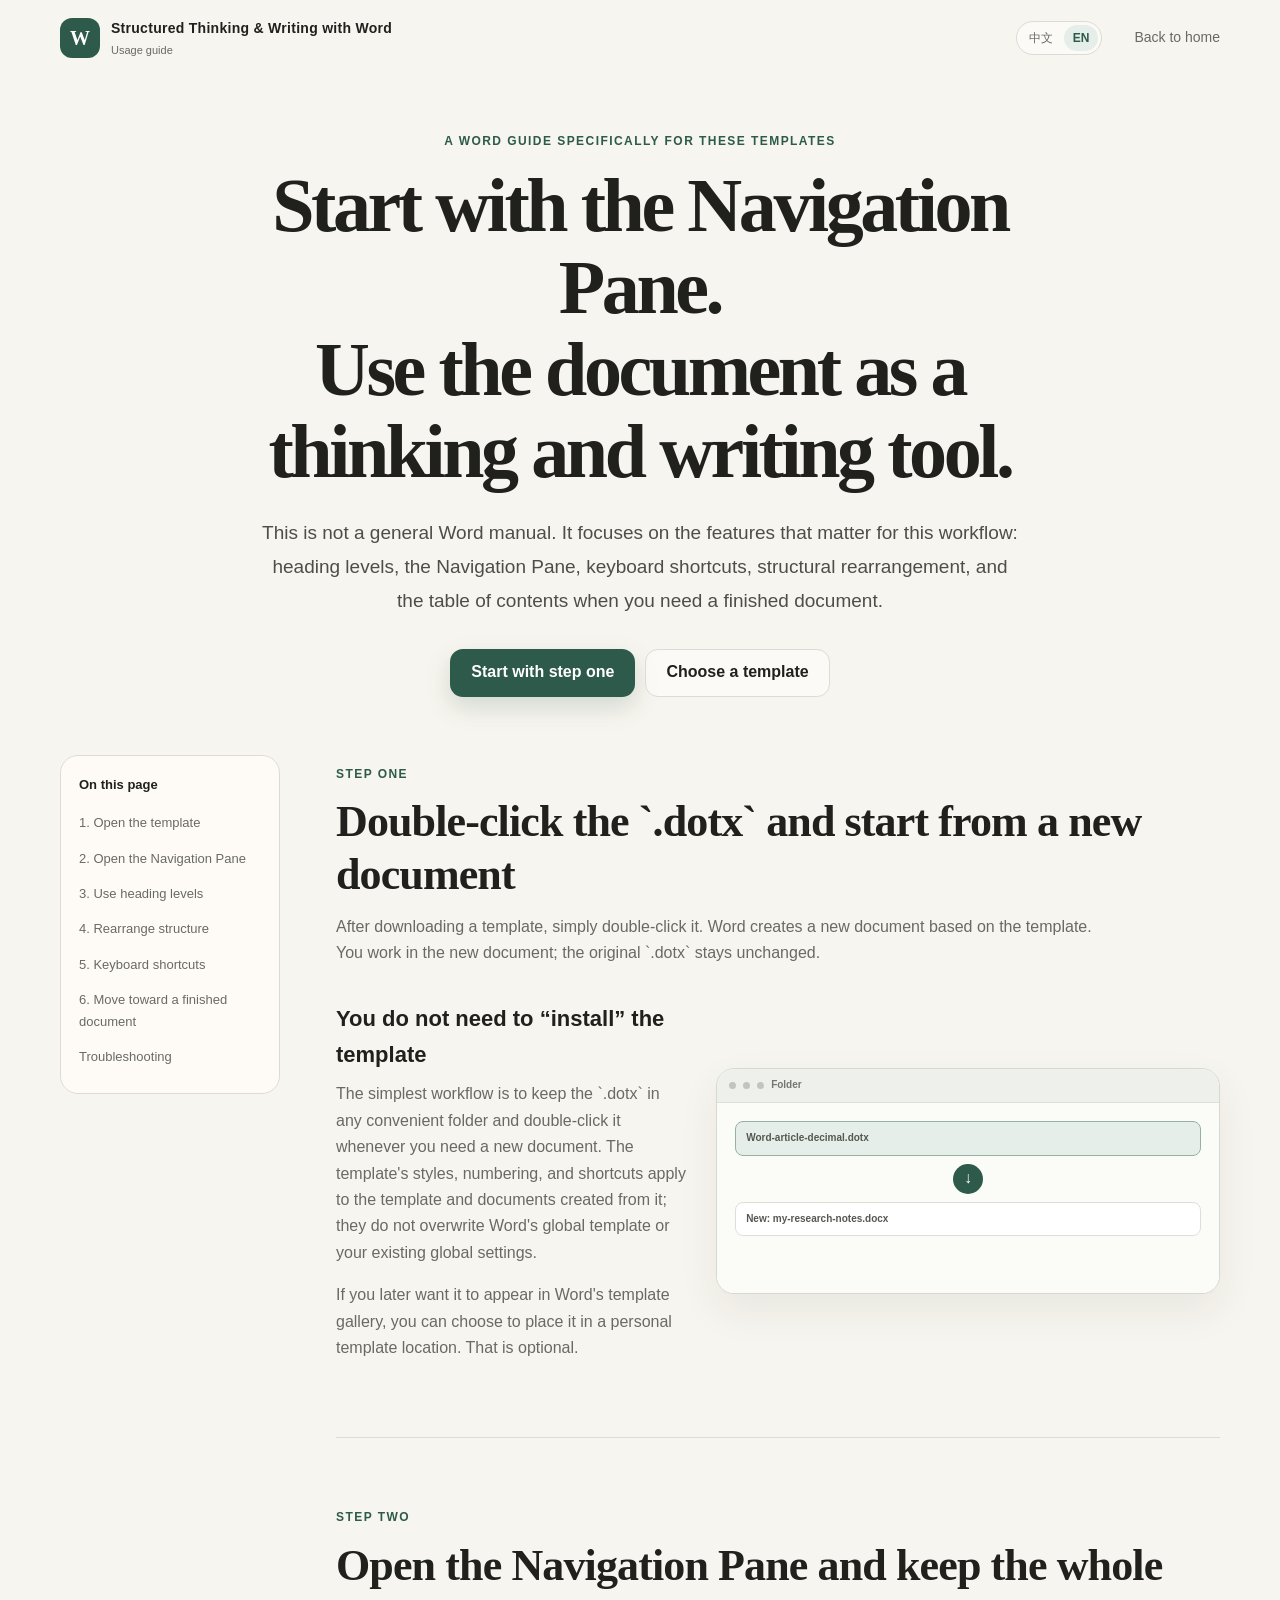
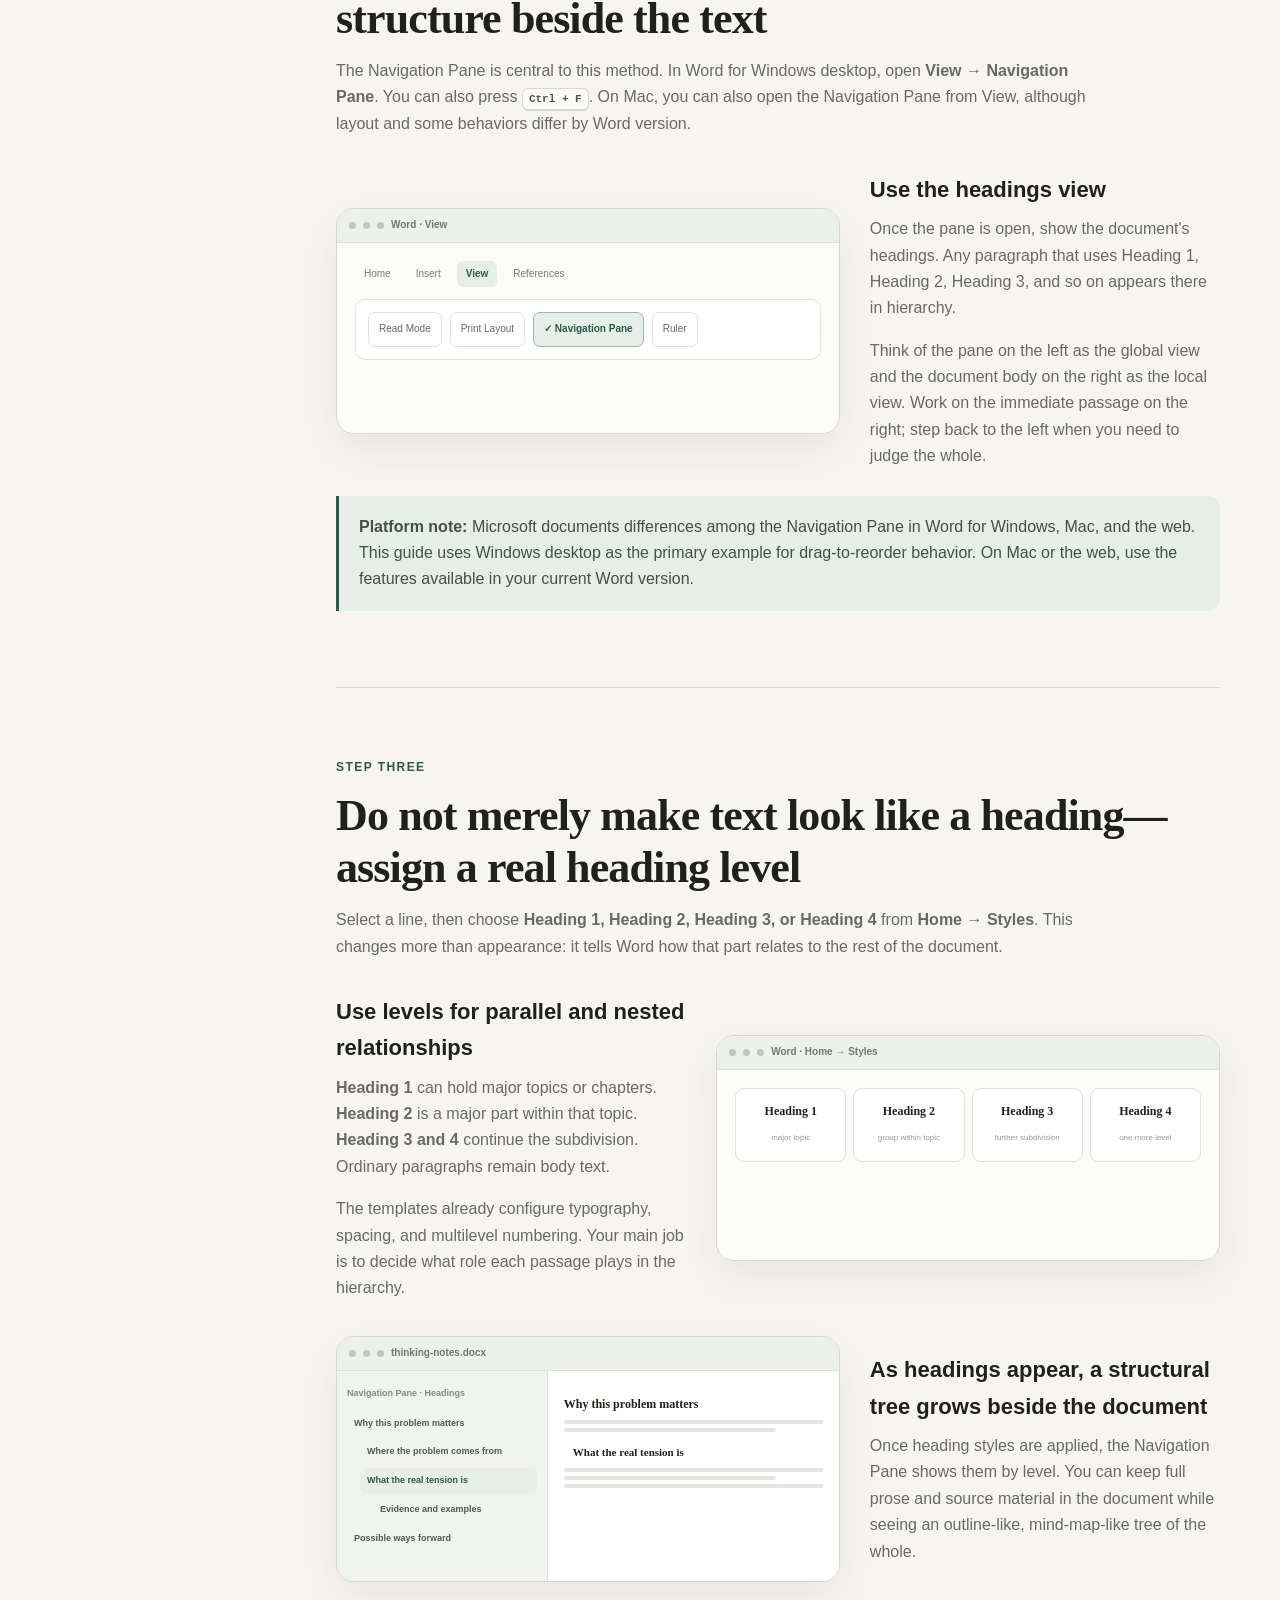
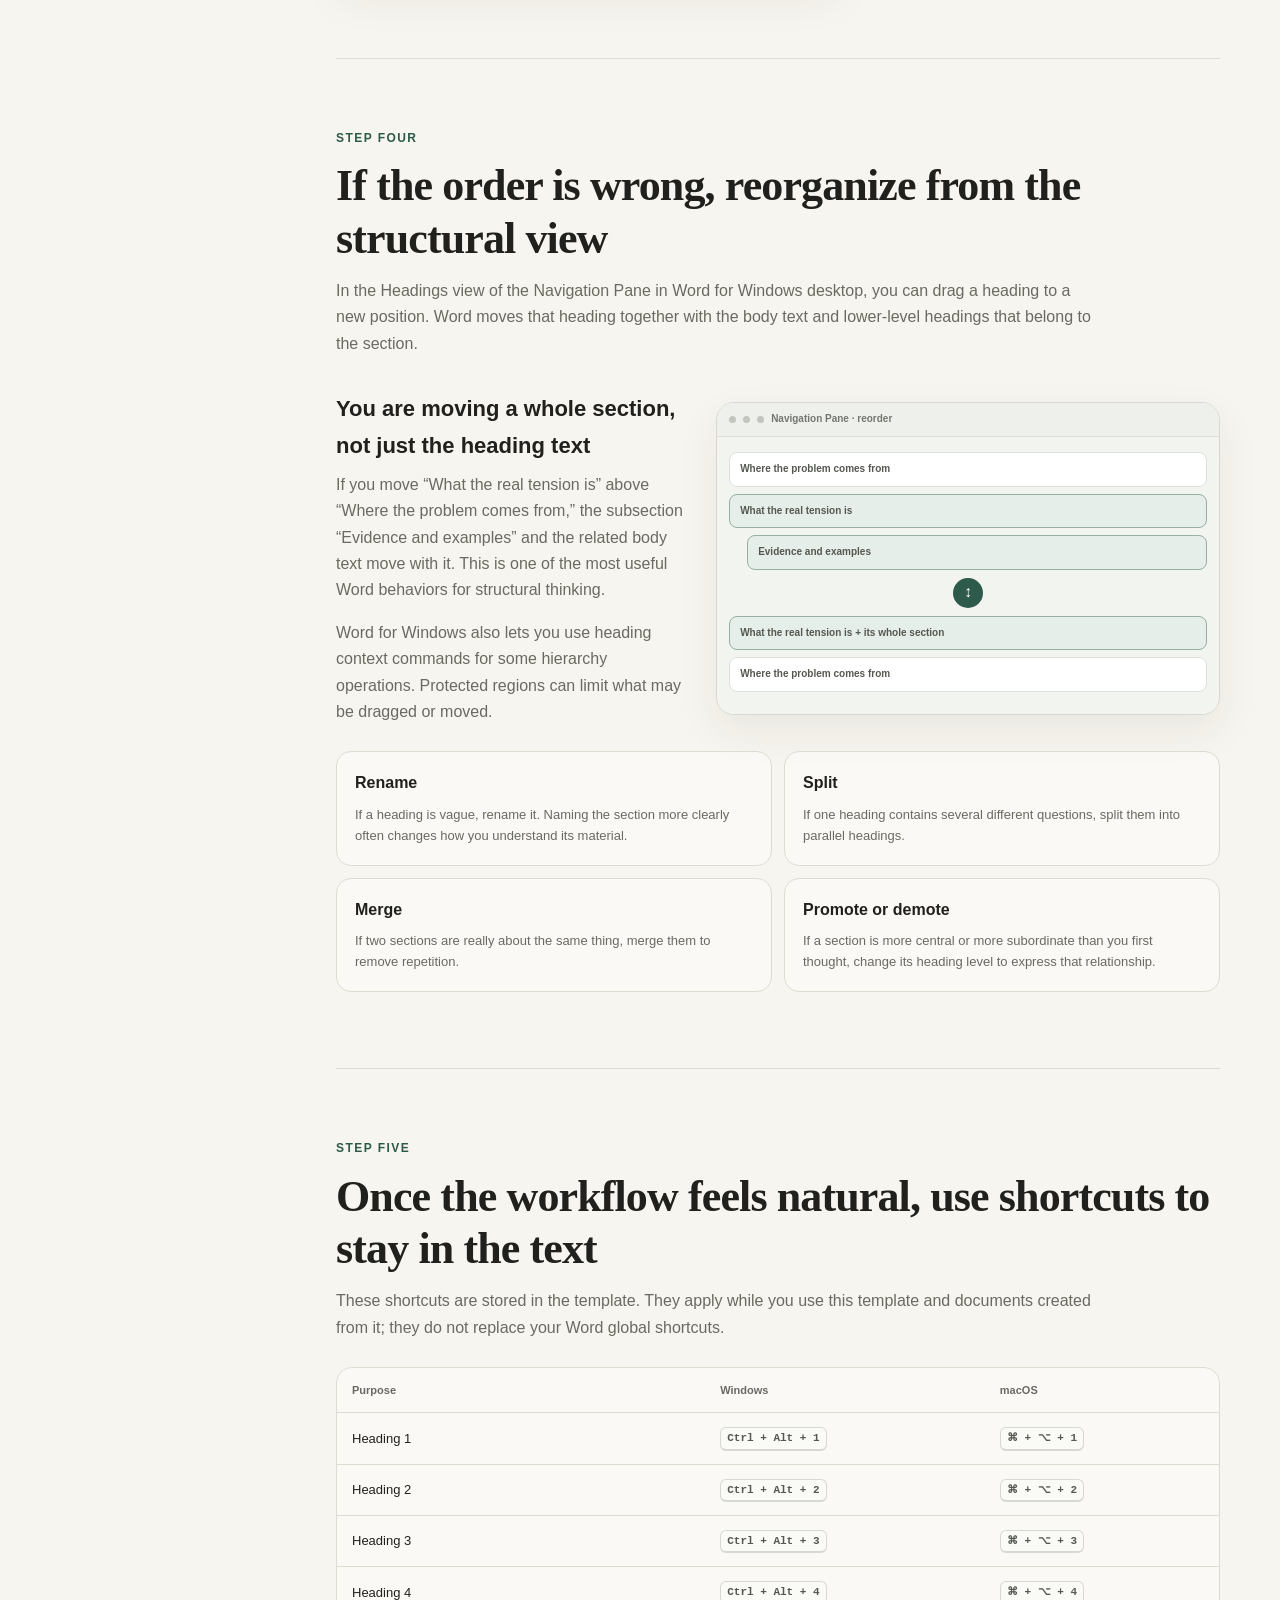
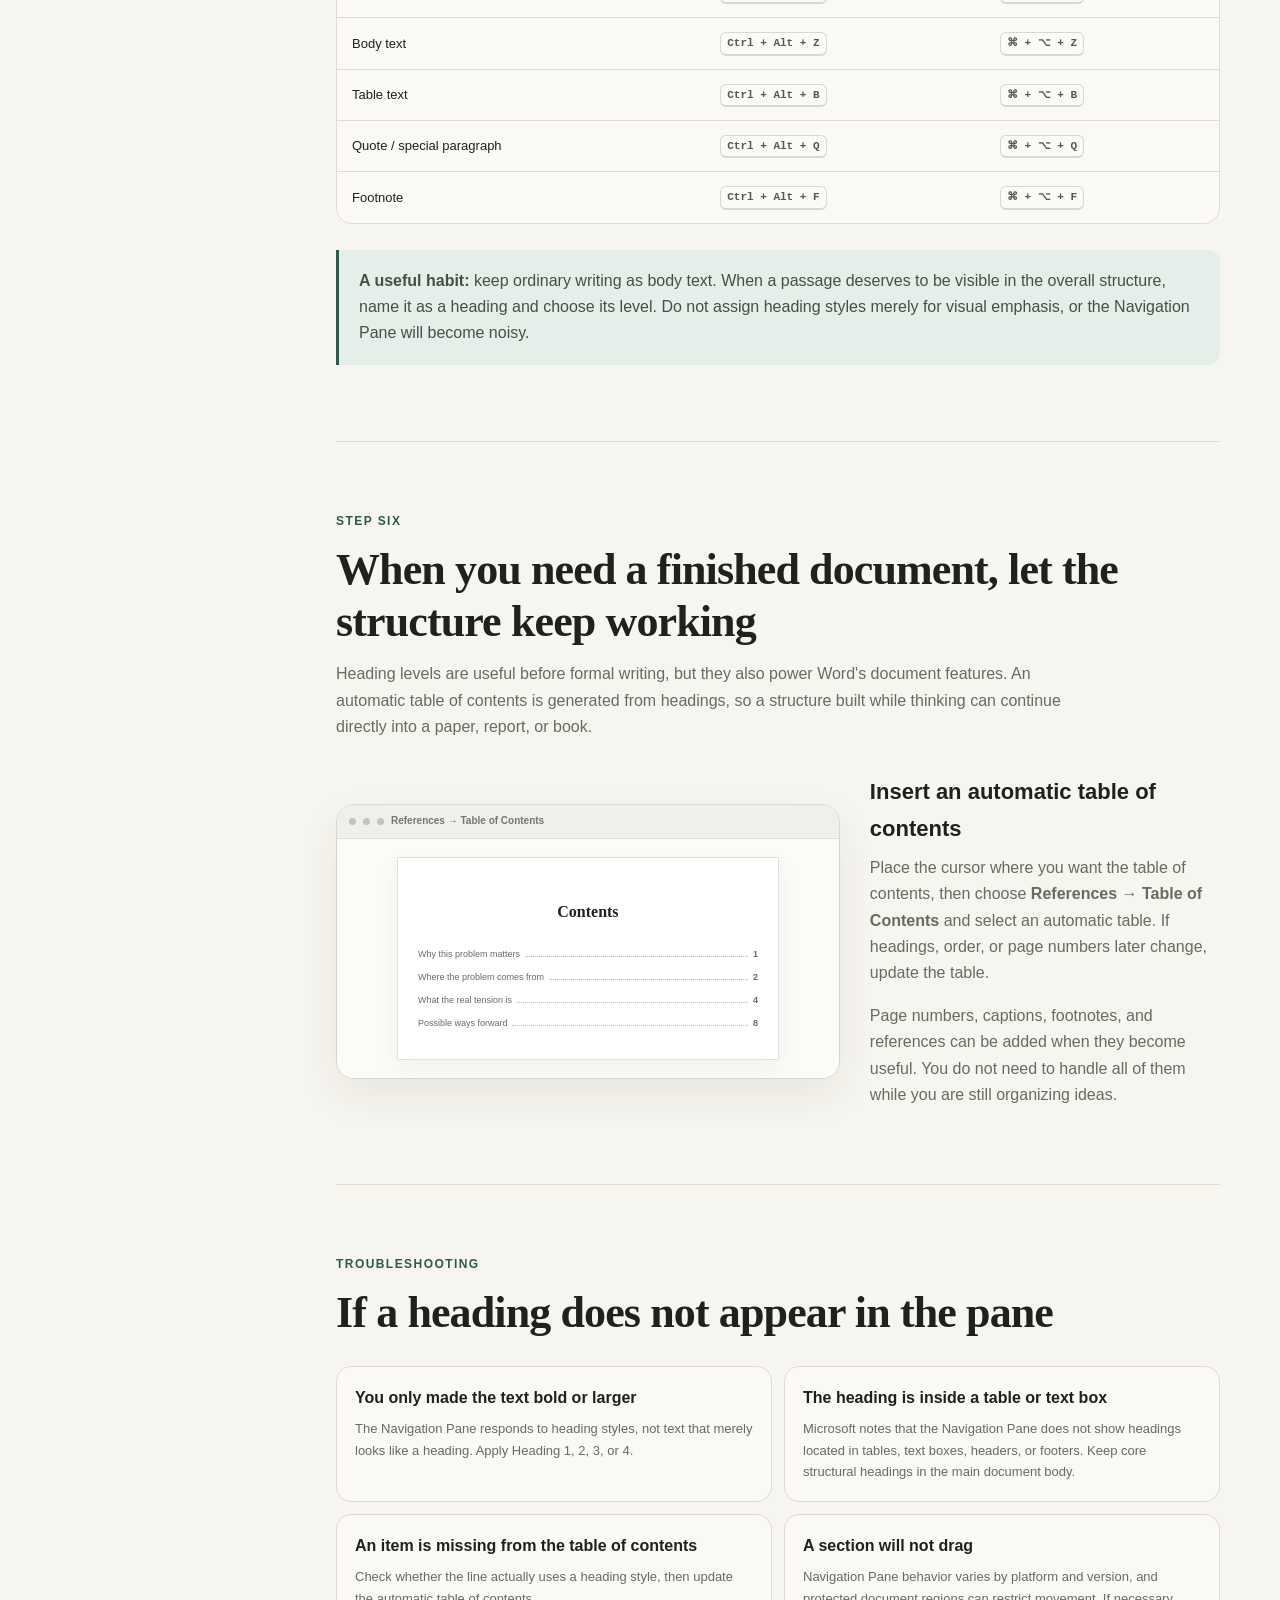
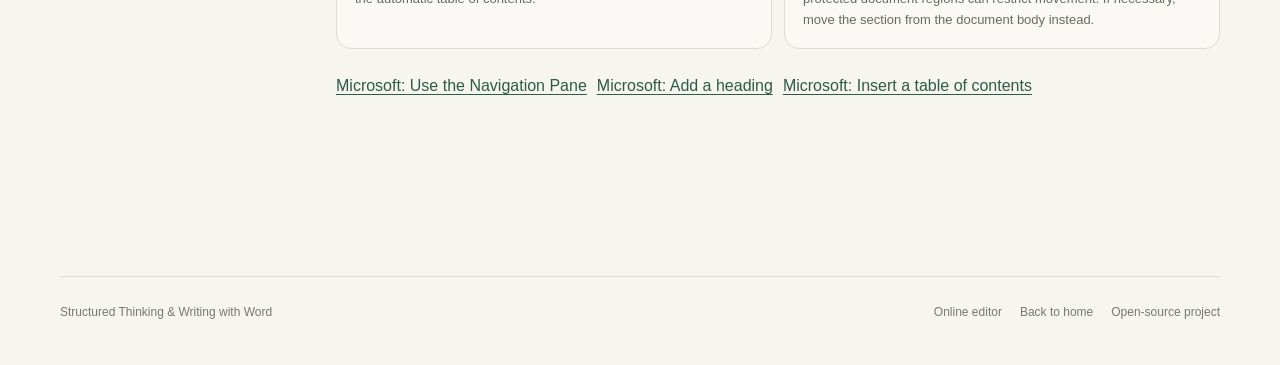
<file: site/en/guide.html>
<!doctype html>
<html lang="en">
<head>
  <meta charset="utf-8" />
  <meta name="viewport" content="width=device-width, initial-scale=1" />
  <meta name="description" content="Usage guide for the Word structured thinking and writing templates: open the Navigation Pane, apply heading styles, use shortcuts, rearrange document structure, and generate a table of contents." />
  <meta name="theme-color" content="#f7f5ef" />
  <title>Usage Guide | Structured Thinking & Writing with Word</title>
  <link rel="alternate" hreflang="zh-CN" href="../guide.html" />
  <link rel="alternate" hreflang="en" href="./guide.html" />
  <link rel="stylesheet" href="../styles.css" />
  <style>
    main { overflow: visible; }
    .guide-hero { width:min(980px,calc(100% - 40px)); margin:56px auto 58px; text-align:center; }
    .guide-hero h1 { max-width:850px; margin-left:auto; margin-right:auto; }
    .guide-hero .lead { max-width:760px; margin-left:auto; margin-right:auto; }
    .guide-actions { display:flex; flex-wrap:wrap; justify-content:center; gap:10px; }
    .guide-layout { width:min(1160px,calc(100% - 40px)); margin:0 auto 100px; display:grid; grid-template-columns:220px minmax(0,1fr); gap:56px; align-items:start; }
    .guide-nav { position:sticky; top:24px; padding:18px; border:1px solid var(--line); border-radius:18px; background:rgba(255,253,248,.82); }
    .guide-nav strong { display:block; margin-bottom:10px; font-size:13px; }
    .guide-nav a { display:block; padding:7px 0; color:var(--muted); font-size:13px; text-decoration:none; }
    .guide-nav a:hover { color:var(--accent); }
    .guide-content { min-width:0; }
    .guide-section { padding:10px 0 76px; scroll-margin-top:24px; }
    .guide-section + .guide-section { border-top:1px solid var(--line); padding-top:70px; }
    .guide-section > h2 { margin-bottom:12px; font:650 clamp(30px,4vw,44px)/1.2 Georgia,serif; letter-spacing:-.02em; }
    .guide-intro { max-width:760px; color:var(--muted); font-size:16px; }
    .guide-step { margin-top:34px; display:grid; grid-template-columns:minmax(0,.82fr) minmax(300px,1.18fr); gap:30px; align-items:center; }
    .guide-step.reverse { grid-template-columns:minmax(300px,1.18fr) minmax(0,.82fr); }
    .guide-step.reverse .guide-copy { order:2; }
    .guide-step.reverse .guide-figure { order:1; }
    .guide-copy h3 { margin-bottom:8px; font-size:22px; }
    .guide-copy p { color:var(--muted); }
    .guide-copy p:last-child { margin-bottom:0; }
    .guide-copy kbd,.shortcut-table kbd,.guide-intro kbd { display:inline-block; padding:3px 6px; border:1px solid #d6d8d1; border-bottom-width:2px; border-radius:6px; background:#fafaf7; color:#555850; font:700 11px/1.3 ui-monospace,SFMono-Regular,Menlo,Consolas,monospace; white-space:nowrap; }
    .guide-figure { overflow:hidden; border:1px solid #d7d8d1; border-radius:18px; background:#fff; box-shadow:0 16px 42px rgba(38,39,33,.07); }
    .fig-bar { min-height:34px; padding:0 12px; display:flex; align-items:center; gap:7px; border-bottom:1px solid #dedfd9; background:#eef0ec; color:#74776f; font-size:10px; font-weight:750; }
    .fig-bar i { width:7px; height:7px; border-radius:50%; background:#c2c5bd; }
    .fig-body { padding:18px; min-height:190px; background:#fbfbf8; }
    .ribbon-tabs { display:flex; gap:7px; margin-bottom:12px; }
    .ribbon-tabs span { padding:5px 9px; border-radius:6px; color:#777a73; font-size:10px; }
    .ribbon-tabs .active { background:var(--accent-soft); color:var(--accent); font-weight:800; }
    .ribbon-row { display:flex; flex-wrap:wrap; gap:8px; padding:12px; border:1px solid #e1e2dc; background:white; border-radius:10px; }
    .ribbon-control { padding:8px 10px; border:1px solid #e0e1dc; border-radius:7px; color:#666962; font-size:10px; }
    .ribbon-control.active { border-color:#9db6aa; background:var(--accent-soft); color:var(--accent); font-weight:800; }
    .style-strip { display:grid; grid-template-columns:repeat(4,1fr); gap:7px; }
    .style-chip { padding:13px 8px; border:1px solid #dfe1da; border-radius:9px; background:white; text-align:center; }
    .style-chip b { display:block; font-family:Georgia,serif; font-size:12px; }
    .style-chip small { color:#969991; font-size:8px; }
    .outline-demo { display:grid; grid-template-columns:42% 58%; min-height:210px; }
    .outline-pane { padding:15px 10px; border-right:1px solid #e0e1db; background:#f1f3ef; }
    .outline-doc { padding:16px; background:white; }
    .outline-title { margin-bottom:10px; color:#858880; font-size:9px; font-weight:800; }
    .outline-row { margin:4px 0; padding:5px 7px; border-radius:6px; color:#555850; font-size:9px; font-weight:700; }
    .outline-row.l2 { margin-left:13px; }
    .outline-row.l3 { margin-left:26px; }
    .outline-row.active { background:var(--accent-soft); color:var(--accent); }
    .doc-heading { margin:8px 0 5px; font-family:Georgia,serif; font-size:12px; font-weight:700; }
    .doc-heading.h2 { margin-left:9px; font-size:11px; }
    .doc-lines { display:grid; gap:4px; margin:6px 0 11px; }
    .doc-lines i { height:4px; border-radius:99px; background:#e4e6e0; }
    .doc-lines i:nth-child(2) { width:82%; }
    .drag-stage { position:relative; min-height:210px; padding:15px 12px; background:#f2f4f0; }
    .drag-card { padding:8px 10px; margin-bottom:7px; border:1px solid #dde0d9; border-radius:8px; background:white; color:#555850; font-size:10px; font-weight:700; }
    .drag-card.child { margin-left:18px; }
    .drag-card.move { border-color:#96b0a3; background:var(--accent-soft); }
    .drag-arrow { display:grid; place-items:center; width:30px; height:30px; margin:8px auto; border-radius:50%; background:var(--accent); color:white; font-weight:900; }
    .toc-sheet { width:82%; margin:0 auto; padding:20px; border:1px solid #e0e1dc; background:white; box-shadow:0 8px 22px rgba(38,39,33,.05); }
    .toc-sheet h4 { text-align:center; font-family:Georgia,serif; }
    .toc-line { display:flex; align-items:baseline; gap:5px; margin:8px 0; color:#676a63; font-size:9px; }
    .toc-line i { flex:1; border-bottom:1px dotted #b9bcb4; }
    .shortcut-wrap { overflow-x:auto; margin-top:26px; border:1px solid var(--line); border-radius:16px; }
    .shortcut-table { width:100%; min-width:620px; border-collapse:collapse; background:rgba(255,255,255,.4); }
    .shortcut-table th,.shortcut-table td { padding:13px 15px; border-bottom:1px solid var(--line); text-align:left; font-size:13px; }
    .shortcut-table tr:last-child td { border-bottom:0; }
    .shortcut-table th { color:var(--muted); font-size:11px; }
    .callout { margin-top:26px; padding:18px 20px; border-left:3px solid var(--accent); border-radius:0 12px 12px 0; background:var(--accent-soft); color:#405248; }
    .callout p:last-child { margin-bottom:0; }
    .mini-grid { margin-top:26px; display:grid; grid-template-columns:repeat(2,1fr); gap:12px; }
    .mini-card { padding:18px; border:1px solid var(--line); border-radius:15px; background:rgba(255,255,255,.36); }
    .mini-card h3 { margin-bottom:7px; font-size:16px; }
    .mini-card p { margin-bottom:0; color:var(--muted); font-size:13px; }
    .guide-links { display:flex; flex-wrap:wrap; gap:10px; margin-top:24px; }
    .guide-links a { color:var(--accent); text-underline-offset:3px; }
    @media (max-width:820px) { .guide-layout { grid-template-columns:1fr; gap:20px; } .guide-nav { position:static; display:flex; gap:12px; overflow-x:auto; padding:12px; } .guide-nav strong { display:none; } .guide-nav a { flex:0 0 auto; padding:4px 5px; white-space:nowrap; } .guide-step,.guide-step.reverse { grid-template-columns:1fr; } .guide-step.reverse .guide-copy,.guide-step.reverse .guide-figure { order:initial; } }
    @media (max-width:600px) { .guide-hero,.guide-layout { width:min(100% - 28px,1160px); } .guide-hero { margin-top:34px; } .guide-section { padding-bottom:58px; } .guide-section + .guide-section { padding-top:52px; } .guide-step { margin-top:26px; } .style-strip { grid-template-columns:repeat(2,1fr); } .mini-grid { grid-template-columns:1fr; } .outline-demo { grid-template-columns:44% 56%; } }
  </style>
</head>
<body>
  <a class="skip" href="#start">Skip to the usage guide</a>
  <header class="topbar">
    <a class="brand" href="./" aria-label="Return to the English homepage">
      <span class="brand-mark">W</span>
      <span><strong>Structured Thinking & Writing with Word</strong><small>Usage guide</small></span>
    </a>
    <a class="top-link" href="./">Back to home</a>
  </header>

  <main>
    <section class="guide-hero">
      <p class="eyebrow">A Word guide specifically for these templates</p>
      <h1>Start with the Navigation Pane.<br />Use the document as a thinking and writing tool.</h1>
      <p class="lead">This is not a general Word manual. It focuses on the features that matter for this workflow: heading levels, the Navigation Pane, keyboard shortcuts, structural rearrangement, and the table of contents when you need a finished document.</p>
      <div class="guide-actions"><a class="btn primary" href="#start">Start with step one</a><a class="btn quiet" href="./#chooser">Choose a template</a></div>
    </section>

    <div class="guide-layout">
      <nav class="guide-nav" aria-label="Guide contents">
        <strong>On this page</strong>
        <a href="#start">1. Open the template</a>
        <a href="#navigation">2. Open the Navigation Pane</a>
        <a href="#headings">3. Use heading levels</a>
        <a href="#restructure">4. Rearrange structure</a>
        <a href="#shortcuts">5. Keyboard shortcuts</a>
        <a href="#finish">6. Move toward a finished document</a>
        <a href="#troubleshoot">Troubleshooting</a>
      </nav>

      <div class="guide-content">
        <section class="guide-section" id="start">
          <p class="eyebrow">Step one</p>
          <h2>Double-click the `.dotx` and start from a new document</h2>
          <p class="guide-intro">After downloading a template, simply double-click it. Word creates a new document based on the template. You work in the new document; the original `.dotx` stays unchanged.</p>
          <div class="guide-step">
            <div class="guide-copy">
              <h3>You do not need to “install” the template</h3>
              <p>The simplest workflow is to keep the `.dotx` in any convenient folder and double-click it whenever you need a new document. The template's styles, numbering, and shortcuts apply to the template and documents created from it; they do not overwrite Word's global template or your existing global settings.</p>
              <p>If you later want it to appear in Word's template gallery, you can choose to place it in a personal template location. That is optional.</p>
            </div>
            <div class="guide-figure" aria-label="Diagram: double-click a dotx template to create a new Word document">
              <div class="fig-bar"><i></i><i></i><i></i><span>Folder</span></div>
              <div class="fig-body"><div class="drag-card move">Word-article-decimal.dotx</div><div class="drag-arrow">↓</div><div class="drag-card">New: my-research-notes.docx</div></div>
            </div>
          </div>
        </section>

        <section class="guide-section" id="navigation">
          <p class="eyebrow">Step two</p>
          <h2>Open the Navigation Pane and keep the whole structure beside the text</h2>
          <p class="guide-intro">The Navigation Pane is central to this method. In Word for Windows desktop, open <strong>View → Navigation Pane</strong>. You can also press <kbd>Ctrl + F</kbd>. On Mac, you can also open the Navigation Pane from View, although layout and some behaviors differ by Word version.</p>
          <div class="guide-step reverse">
            <div class="guide-copy">
              <h3>Use the headings view</h3>
              <p>Once the pane is open, show the document's headings. Any paragraph that uses Heading 1, Heading 2, Heading 3, and so on appears there in hierarchy.</p>
              <p>Think of the pane on the left as the global view and the document body on the right as the local view. Work on the immediate passage on the right; step back to the left when you need to judge the whole.</p>
            </div>
            <div class="guide-figure" aria-label="Diagram: open Navigation Pane from Word's View tab">
              <div class="fig-bar"><i></i><i></i><i></i><span>Word · View</span></div>
              <div class="fig-body">
                <div class="ribbon-tabs"><span>Home</span><span>Insert</span><span class="active">View</span><span>References</span></div>
                <div class="ribbon-row"><span class="ribbon-control">Read Mode</span><span class="ribbon-control">Print Layout</span><span class="ribbon-control active">✓ Navigation Pane</span><span class="ribbon-control">Ruler</span></div>
              </div>
            </div>
          </div>
          <div class="callout"><p><strong>Platform note:</strong> Microsoft documents differences among the Navigation Pane in Word for Windows, Mac, and the web. This guide uses Windows desktop as the primary example for drag-to-reorder behavior. On Mac or the web, use the features available in your current Word version.</p></div>
        </section>

        <section class="guide-section" id="headings">
          <p class="eyebrow">Step three</p>
          <h2>Do not merely make text look like a heading—assign a real heading level</h2>
          <p class="guide-intro">Select a line, then choose <strong>Heading 1, Heading 2, Heading 3, or Heading 4</strong> from <strong>Home → Styles</strong>. This changes more than appearance: it tells Word how that part relates to the rest of the document.</p>
          <div class="guide-step">
            <div class="guide-copy">
              <h3>Use levels for parallel and nested relationships</h3>
              <p><strong>Heading 1</strong> can hold major topics or chapters. <strong>Heading 2</strong> is a major part within that topic. <strong>Heading 3 and 4</strong> continue the subdivision. Ordinary paragraphs remain body text.</p>
              <p>The templates already configure typography, spacing, and multilevel numbering. Your main job is to decide what role each passage plays in the hierarchy.</p>
            </div>
            <div class="guide-figure" aria-label="Diagram: Word heading styles in Home and Styles">
              <div class="fig-bar"><i></i><i></i><i></i><span>Word · Home → Styles</span></div>
              <div class="fig-body"><div class="style-strip"><div class="style-chip"><b>Heading 1</b><small>major topic</small></div><div class="style-chip"><b>Heading 2</b><small>group within topic</small></div><div class="style-chip"><b>Heading 3</b><small>further subdivision</small></div><div class="style-chip"><b>Heading 4</b><small>one more level</small></div></div></div>
            </div>
          </div>
          <div class="guide-step reverse">
            <div class="guide-copy">
              <h3>As headings appear, a structural tree grows beside the document</h3>
              <p>Once heading styles are applied, the Navigation Pane shows them by level. You can keep full prose and source material in the document while seeing an outline-like, mind-map-like tree of the whole.</p>
            </div>
            <div class="guide-figure" aria-label="Diagram: heading levels form a tree in the Navigation Pane">
              <div class="fig-bar"><i></i><i></i><i></i><span>thinking-notes.docx</span></div>
              <div class="outline-demo">
                <div class="outline-pane"><div class="outline-title">Navigation Pane · Headings</div><div class="outline-row">Why this problem matters</div><div class="outline-row l2">Where the problem comes from</div><div class="outline-row l2 active">What the real tension is</div><div class="outline-row l3">Evidence and examples</div><div class="outline-row">Possible ways forward</div></div>
                <div class="outline-doc"><div class="doc-heading">Why this problem matters</div><div class="doc-lines"><i></i><i></i></div><div class="doc-heading h2">What the real tension is</div><div class="doc-lines"><i></i><i></i><i></i></div></div>
              </div>
            </div>
          </div>
        </section>

        <section class="guide-section" id="restructure">
          <p class="eyebrow">Step four</p>
          <h2>If the order is wrong, reorganize from the structural view</h2>
          <p class="guide-intro">In the Headings view of the Navigation Pane in Word for Windows desktop, you can drag a heading to a new position. Word moves that heading together with the body text and lower-level headings that belong to the section.</p>
          <div class="guide-step">
            <div class="guide-copy">
              <h3>You are moving a whole section, not just the heading text</h3>
              <p>If you move “What the real tension is” above “Where the problem comes from,” the subsection “Evidence and examples” and the related body text move with it. This is one of the most useful Word behaviors for structural thinking.</p>
              <p>Word for Windows also lets you use heading context commands for some hierarchy operations. Protected regions can limit what may be dragged or moved.</p>
            </div>
            <div class="guide-figure" aria-label="Diagram: dragging a heading moves its entire section">
              <div class="fig-bar"><i></i><i></i><i></i><span>Navigation Pane · reorder</span></div>
              <div class="drag-stage"><div class="drag-card">Where the problem comes from</div><div class="drag-card move">What the real tension is</div><div class="drag-card child move">Evidence and examples</div><div class="drag-arrow">↕</div><div class="drag-card move">What the real tension is + its whole section</div><div class="drag-card">Where the problem comes from</div></div>
            </div>
          </div>
          <div class="mini-grid">
            <article class="mini-card"><h3>Rename</h3><p>If a heading is vague, rename it. Naming the section more clearly often changes how you understand its material.</p></article>
            <article class="mini-card"><h3>Split</h3><p>If one heading contains several different questions, split them into parallel headings.</p></article>
            <article class="mini-card"><h3>Merge</h3><p>If two sections are really about the same thing, merge them to remove repetition.</p></article>
            <article class="mini-card"><h3>Promote or demote</h3><p>If a section is more central or more subordinate than you first thought, change its heading level to express that relationship.</p></article>
          </div>
        </section>

        <section class="guide-section" id="shortcuts">
          <p class="eyebrow">Step five</p>
          <h2>Once the workflow feels natural, use shortcuts to stay in the text</h2>
          <p class="guide-intro">These shortcuts are stored in the template. They apply while you use this template and documents created from it; they do not replace your Word global shortcuts.</p>
          <div class="shortcut-wrap">
            <table class="shortcut-table">
              <thead><tr><th>Purpose</th><th>Windows</th><th>macOS</th></tr></thead>
              <tbody>
                <tr><td>Heading 1</td><td><kbd>Ctrl + Alt + 1</kbd></td><td><kbd>⌘ + ⌥ + 1</kbd></td></tr>
                <tr><td>Heading 2</td><td><kbd>Ctrl + Alt + 2</kbd></td><td><kbd>⌘ + ⌥ + 2</kbd></td></tr>
                <tr><td>Heading 3</td><td><kbd>Ctrl + Alt + 3</kbd></td><td><kbd>⌘ + ⌥ + 3</kbd></td></tr>
                <tr><td>Heading 4</td><td><kbd>Ctrl + Alt + 4</kbd></td><td><kbd>⌘ + ⌥ + 4</kbd></td></tr>
                <tr><td>Body text</td><td><kbd>Ctrl + Alt + Z</kbd></td><td><kbd>⌘ + ⌥ + Z</kbd></td></tr>
                <tr><td>Table text</td><td><kbd>Ctrl + Alt + B</kbd></td><td><kbd>⌘ + ⌥ + B</kbd></td></tr>
                <tr><td>Quote / special paragraph</td><td><kbd>Ctrl + Alt + Q</kbd></td><td><kbd>⌘ + ⌥ + Q</kbd></td></tr>
                <tr><td>Footnote</td><td><kbd>Ctrl + Alt + F</kbd></td><td><kbd>⌘ + ⌥ + F</kbd></td></tr>
              </tbody>
            </table>
          </div>
          <div class="callout"><p><strong>A useful habit:</strong> keep ordinary writing as body text. When a passage deserves to be visible in the overall structure, name it as a heading and choose its level. Do not assign heading styles merely for visual emphasis, or the Navigation Pane will become noisy.</p></div>
        </section>

        <section class="guide-section" id="finish">
          <p class="eyebrow">Step six</p>
          <h2>When you need a finished document, let the structure keep working</h2>
          <p class="guide-intro">Heading levels are useful before formal writing, but they also power Word's document features. An automatic table of contents is generated from headings, so a structure built while thinking can continue directly into a paper, report, or book.</p>
          <div class="guide-step reverse">
            <div class="guide-copy">
              <h3>Insert an automatic table of contents</h3>
              <p>Place the cursor where you want the table of contents, then choose <strong>References → Table of Contents</strong> and select an automatic table. If headings, order, or page numbers later change, update the table.</p>
              <p>Page numbers, captions, footnotes, and references can be added when they become useful. You do not need to handle all of them while you are still organizing ideas.</p>
            </div>
            <div class="guide-figure" aria-label="Diagram: generate a table of contents from headings">
              <div class="fig-bar"><i></i><i></i><i></i><span>References → Table of Contents</span></div>
              <div class="fig-body"><div class="toc-sheet"><h4>Contents</h4><div class="toc-line"><span>Why this problem matters</span><i></i><b>1</b></div><div class="toc-line"><span>Where the problem comes from</span><i></i><b>2</b></div><div class="toc-line"><span>What the real tension is</span><i></i><b>4</b></div><div class="toc-line"><span>Possible ways forward</span><i></i><b>8</b></div></div></div>
            </div>
          </div>
        </section>

        <section class="guide-section" id="troubleshoot">
          <p class="eyebrow">Troubleshooting</p>
          <h2>If a heading does not appear in the pane</h2>
          <div class="mini-grid">
            <article class="mini-card"><h3>You only made the text bold or larger</h3><p>The Navigation Pane responds to heading styles, not text that merely looks like a heading. Apply Heading 1, 2, 3, or 4.</p></article>
            <article class="mini-card"><h3>The heading is inside a table or text box</h3><p>Microsoft notes that the Navigation Pane does not show headings located in tables, text boxes, headers, or footers. Keep core structural headings in the main document body.</p></article>
            <article class="mini-card"><h3>An item is missing from the table of contents</h3><p>Check whether the line actually uses a heading style, then update the automatic table of contents.</p></article>
            <article class="mini-card"><h3>A section will not drag</h3><p>Navigation Pane behavior varies by platform and version, and protected document regions can restrict movement. If necessary, move the section from the document body instead.</p></article>
          </div>
          <div class="guide-links">
            <a href="https://support.microsoft.com/en-us/word/use-the-navigation-pane-in-word" rel="noreferrer" target="_blank">Microsoft: Use the Navigation Pane</a>
            <a href="https://support.microsoft.com/en-us/office/add-a-heading-in-a-word-document-9f7c6f55-2d19-4a17-8b6c-61d1440c7f2e" rel="noreferrer" target="_blank">Microsoft: Add a heading</a>
            <a href="https://support.microsoft.com/en-us/office/insert-a-table-of-contents-882e8564-0edb-435e-84b5-1d8552ccf0c0" rel="noreferrer" target="_blank">Microsoft: Insert a table of contents</a>
          </div>
        </section>
      </div>
    </div>
  </main>

  <footer>
    <span>Structured Thinking & Writing with Word</span>
    <span class="footer-links"><a href="./">Back to home</a><a href="https://github.com/SeekerThinker/word-writing-templates" rel="noreferrer">Open-source project</a></span>
  </footer>
  <script src="../i18n.js"></script>
</body>
</html>
</file>
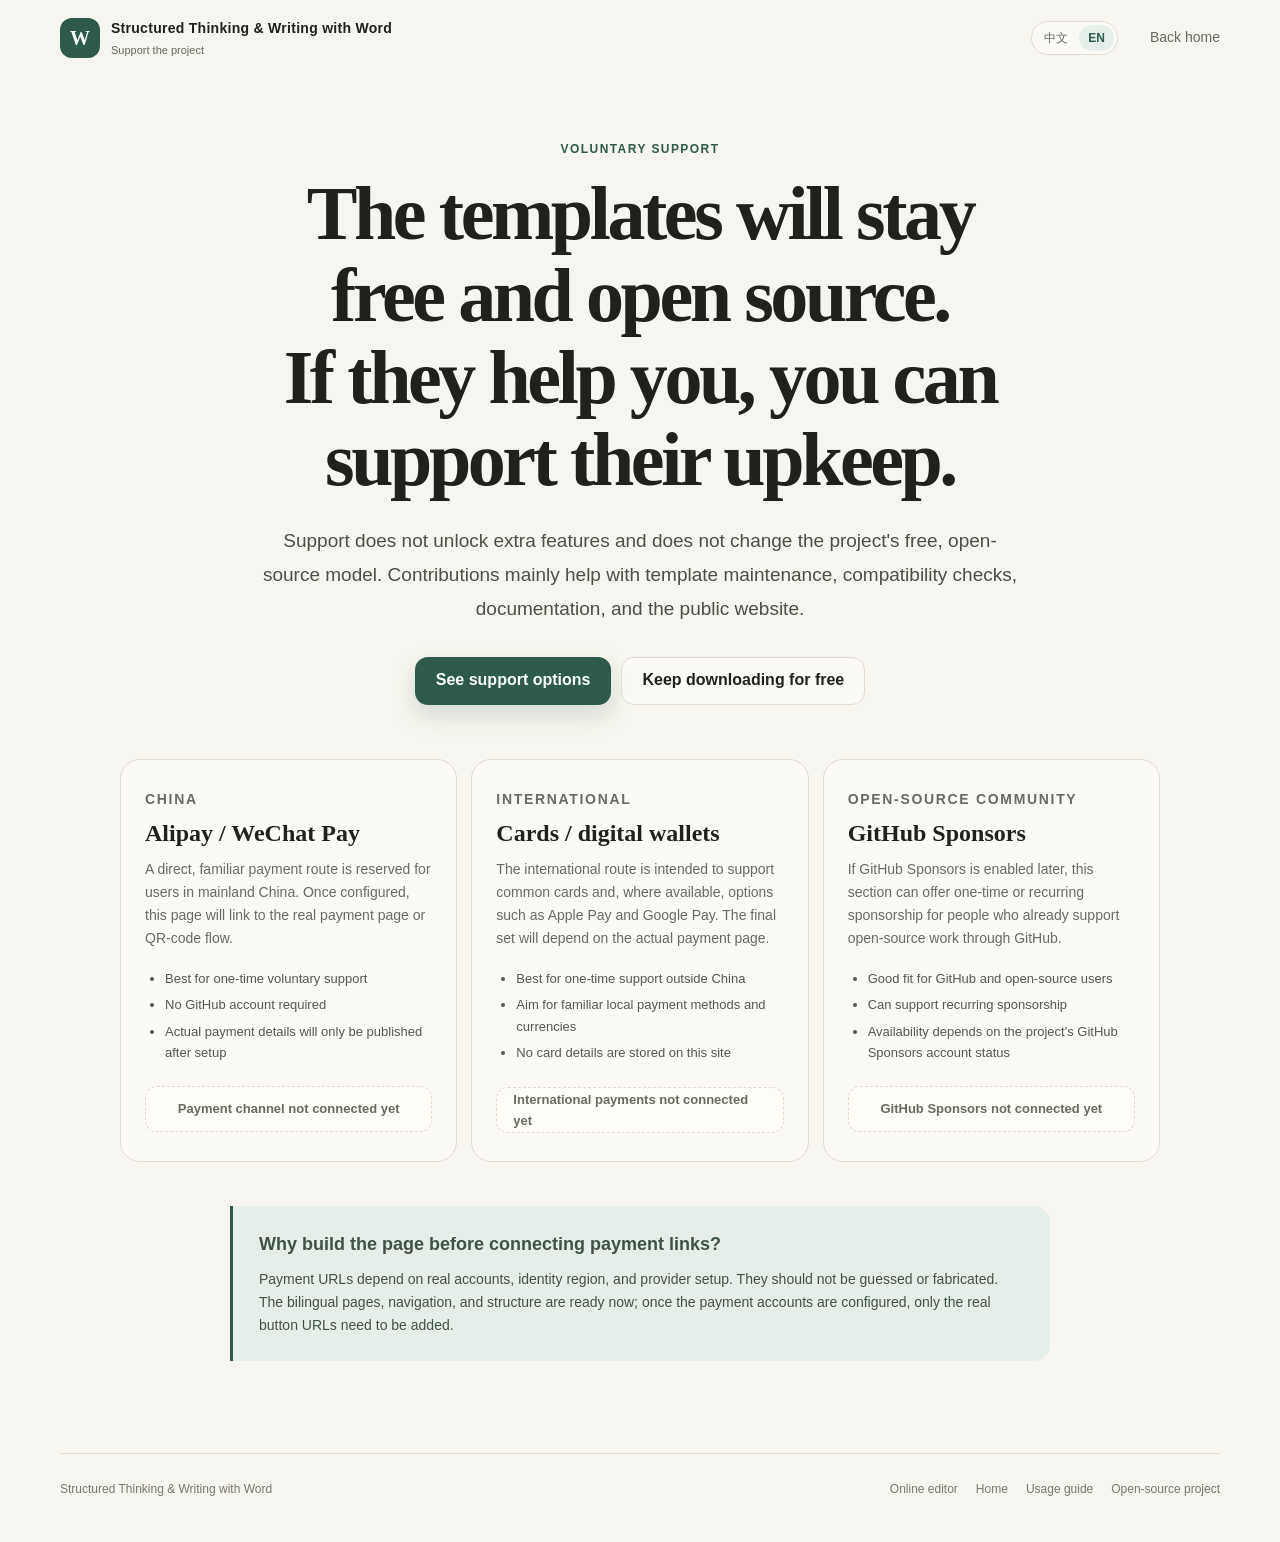
<file: site/en/support.html>
<!doctype html>
<html lang="en">
<head>
  <meta charset="utf-8" />
  <meta name="viewport" content="width=device-width, initial-scale=1" />
  <meta name="description" content="Voluntarily support ongoing maintenance of the Structured Thinking & Writing with Word templates. The templates remain free and open source." />
  <meta name="theme-color" content="#f7f5ef" />
  <title>Support the project | Structured Thinking & Writing with Word</title>
  <link rel="alternate" hreflang="zh-CN" href="../support.html" />
  <link rel="alternate" hreflang="en" href="./support.html" />
  <link rel="stylesheet" href="../styles.css" />
  <style>
    main { overflow: visible; }
    .support-hero {
      width: min(920px, calc(100% - 40px));
      margin: 64px auto 54px;
      text-align: center;
    }
    .support-hero h1 { max-width: 780px; margin-left: auto; margin-right: auto; }
    .support-hero .lead { max-width: 760px; margin-left: auto; margin-right: auto; }
    .support-grid {
      width: min(1040px, calc(100% - 40px));
      margin: 0 auto 44px;
      display: grid;
      grid-template-columns: repeat(3, 1fr);
      gap: 14px;
    }
    .support-card {
      padding: 28px 24px;
      border: 1px solid var(--line);
      border-radius: 20px;
      background: rgba(255,255,255,.42);
    }
    .support-card .eyebrow { margin-bottom: 8px; }
    .support-card h2 { margin-bottom: 10px; font: 650 24px/1.2 Georgia, serif; }
    .support-card p { color: var(--muted); font-size: 14px; }
    .support-card ul { margin: 18px 0 22px; padding-left: 20px; color: #555850; font-size: 13px; }
    .support-card li + li { margin-top: 5px; }
    .support-button {
      width: 100%;
      min-height: 46px;
      display: inline-flex;
      align-items: center;
      justify-content: center;
      padding: 0 16px;
      border: 1px solid var(--line);
      border-radius: 12px;
      background: var(--paper);
      color: var(--muted);
      font-weight: 750;
      font-size: 13px;
    }
    .support-button.pending { border-style: dashed; }
    .support-note {
      width: min(820px, calc(100% - 40px));
      margin: 0 auto 92px;
      padding: 24px 26px;
      border-left: 3px solid var(--accent);
      border-radius: 0 16px 16px 0;
      background: var(--accent-soft);
      color: #405248;
    }
    .support-note h2 { margin-bottom: 8px; font-size: 18px; }
    .support-note p { margin-bottom: 0; font-size: 14px; }
    .support-actions { display: flex; justify-content: center; flex-wrap: wrap; gap: 10px; }
    @media (max-width: 820px) { .support-grid { grid-template-columns: 1fr; } }
    @media (max-width: 600px) {
      .support-hero, .support-grid, .support-note { width: min(100% - 28px, 1040px); }
      .support-hero { margin-top: 38px; }
    }
  </style>
</head>
<body>
  <a class="skip" href="#channels">Skip to support options</a>
  <header class="topbar">
    <a class="brand" href="./" aria-label="Back to Structured Thinking and Writing with Word home">
      <span class="brand-mark">W</span>
      <span><strong>Structured Thinking & Writing with Word</strong><small>Support the project</small></span>
    </a>
    <a class="top-link" href="./">Back home</a>
  </header>

  <main>
    <section class="support-hero">
      <p class="eyebrow">Voluntary support</p>
      <h1>The templates will stay free and open source.<br />If they help you, you can support their upkeep.</h1>
      <p class="lead">Support does not unlock extra features and does not change the project's free, open-source model. Contributions mainly help with template maintenance, compatibility checks, documentation, and the public website.</p>
      <div class="support-actions">
        <a class="btn primary" href="#channels">See support options</a>
        <a class="btn quiet" href="./#chooser">Keep downloading for free</a>
      </div>
    </section>

    <section class="support-grid" id="channels" aria-label="Support options">
      <article class="support-card">
        <p class="eyebrow">China</p>
        <h2>Alipay / WeChat Pay</h2>
        <p>A direct, familiar payment route is reserved for users in mainland China. Once configured, this page will link to the real payment page or QR-code flow.</p>
        <ul>
          <li>Best for one-time voluntary support</li>
          <li>No GitHub account required</li>
          <li>Actual payment details will only be published after setup</li>
        </ul>
        <span class="support-button pending" aria-disabled="true">Payment channel not connected yet</span>
      </article>

      <article class="support-card">
        <p class="eyebrow">International</p>
        <h2>Cards / digital wallets</h2>
        <p>The international route is intended to support common cards and, where available, options such as Apple Pay and Google Pay. The final set will depend on the actual payment page.</p>
        <ul>
          <li>Best for one-time support outside China</li>
          <li>Aim for familiar local payment methods and currencies</li>
          <li>No card details are stored on this site</li>
        </ul>
        <span class="support-button pending" aria-disabled="true">International payments not connected yet</span>
      </article>

      <article class="support-card">
        <p class="eyebrow">Open-source community</p>
        <h2>GitHub Sponsors</h2>
        <p>If GitHub Sponsors is enabled later, this section can offer one-time or recurring sponsorship for people who already support open-source work through GitHub.</p>
        <ul>
          <li>Good fit for GitHub and open-source users</li>
          <li>Can support recurring sponsorship</li>
          <li>Availability depends on the project's GitHub Sponsors account status</li>
        </ul>
        <span class="support-button pending" aria-disabled="true">GitHub Sponsors not connected yet</span>
      </article>
    </section>

    <section class="support-note">
      <h2>Why build the page before connecting payment links?</h2>
      <p>Payment URLs depend on real accounts, identity region, and provider setup. They should not be guessed or fabricated. The bilingual pages, navigation, and structure are ready now; once the payment accounts are configured, only the real button URLs need to be added.</p>
    </section>
  </main>

  <footer>
    <span>Structured Thinking & Writing with Word</span>
    <span class="footer-links"><a href="./">Home</a><a href="./guide.html">Usage guide</a><a href="https://github.com/SeekerThinker/word-writing-templates" rel="noreferrer">Open-source project</a></span>
  </footer>

  <script src="../i18n.js"></script>
</body>
</html>
</file>
<file: site/styles.css>
:root {
  --bg: #f7f5ef;
  --paper: #fffdf8;
  --ink: #20211d;
  --muted: #696a62;
  --line: #dedbd1;
  --accent: #2d5a4a;
  --accent-soft: #e6eee9;
  --warm: #efe5d4;
  --shadow: 0 20px 55px rgba(38, 39, 33, .08);
  --radius: 22px;
}

* { box-sizing: border-box; }
html { scroll-behavior: smooth; }
body {
  margin: 0;
  color: var(--ink);
  background: var(--bg);
  font-family: -apple-system, BlinkMacSystemFont, "Segoe UI", "PingFang SC", "Hiragino Sans GB", "Microsoft YaHei", sans-serif;
  line-height: 1.65;
  -webkit-font-smoothing: antialiased;
}
a { color: inherit; }
button, a { -webkit-tap-highlight-color: transparent; }
button { font: inherit; color: inherit; }

.skip {
  position: absolute;
  left: -9999px;
  top: 8px;
  z-index: 20;
  padding: 8px 12px;
  border-radius: 8px;
  background: var(--ink);
  color: white;
}
.skip:focus { left: 8px; }

.topbar {
  width: min(1160px, calc(100% - 40px));
  margin: 0 auto;
  min-height: 76px;
  display: flex;
  align-items: center;
  justify-content: space-between;
  gap: 24px;
}
.brand {
  display: inline-flex;
  align-items: center;
  gap: 11px;
  text-decoration: none;
}
.brand-mark {
  width: 40px;
  height: 40px;
  display: grid;
  place-items: center;
  border-radius: 12px;
  background: var(--accent);
  color: white;
  font: 700 20px/1 Georgia, serif;
}
.brand strong, .brand small { display: block; }
.brand strong { font-size: 14px; letter-spacing: .02em; }
.brand small { color: var(--muted); font-size: 11px; margin-top: 1px; }
.top-link { color: var(--muted); text-decoration: none; font-size: 14px; }
.top-link:hover { color: var(--ink); }

main { overflow: hidden; }
.hero {
  width: min(1160px, calc(100% - 40px));
  margin: 42px auto 64px;
  min-height: 500px;
  display: grid;
  grid-template-columns: minmax(0, 1.08fr) minmax(380px, .92fr);
  gap: 72px;
  align-items: center;
}
.eyebrow {
  margin: 0 0 12px;
  color: var(--accent);
  font-size: 12px;
  font-weight: 750;
  letter-spacing: .12em;
  text-transform: uppercase;
}
h1, h2, h3, p { margin-top: 0; }
h1 {
  margin-bottom: 24px;
  font-family: Georgia, "Songti SC", "STSong", serif;
  font-size: clamp(46px, 6vw, 76px);
  line-height: 1.08;
  letter-spacing: -.045em;
  font-weight: 650;
}
.lead {
  max-width: 660px;
  margin-bottom: 30px;
  color: #4d4e47;
  font-size: 19px;
  line-height: 1.8;
}
.hero-actions, .result-actions {
  display: flex;
  flex-wrap: wrap;
  gap: 12px;
  align-items: center;
}
.btn {
  display: inline-flex;
  align-items: center;
  justify-content: center;
  min-height: 48px;
  padding: 0 20px;
  border-radius: 13px;
  border: 1px solid transparent;
  font-weight: 700;
  text-decoration: none;
  transition: transform .16s ease, box-shadow .16s ease, background .16s ease;
}
.btn:hover { transform: translateY(-1px); }
.btn.primary { background: var(--accent); color: white; box-shadow: 0 10px 25px rgba(45, 90, 74, .18); }
.btn.quiet { border-color: var(--line); background: rgba(255,255,255,.45); }
.micro { margin: 14px 0 0; color: var(--muted); font-size: 13px; }

.thought-card {
  position: relative;
  padding: 28px;
  border: 1px solid var(--line);
  border-radius: 28px;
  background: rgba(255,253,248,.86);
  box-shadow: var(--shadow);
  transform: rotate(1.2deg);
}
.thought-card::before {
  content: "";
  position: absolute;
  inset: -18px 26px auto -24px;
  height: 86px;
  border-radius: 30px;
  background: var(--warm);
  z-index: -1;
  transform: rotate(-4deg);
}
.tree-title { margin-bottom: 18px; color: var(--muted); font-size: 13px; font-weight: 700; }
.tree-row {
  display: grid;
  grid-template-columns: 52px 1fr;
  gap: 8px;
  align-items: center;
  min-height: 46px;
  padding: 5px 12px;
  margin: 4px 0;
  border-radius: 10px;
}
.tree-row span { color: #86877f; font: 600 12px/1.3 ui-monospace, SFMono-Regular, Menlo, Consolas, monospace; }
.tree-row b { font-size: 15px; font-weight: 650; }
.tree-row.level-2 { margin-left: 22px; }
.tree-row.level-3 { margin-left: 44px; }
.tree-row.active { background: var(--accent-soft); }
.thought-card > p { margin: 20px 4px 2px; padding-top: 18px; border-top: 1px solid var(--line); color: var(--muted); font-size: 13px; }

.thought-demo {
  position: relative;
  padding: 22px;
  border: 1px solid var(--line);
  border-radius: 28px;
  background: rgba(255,253,248,.92);
  box-shadow: var(--shadow);
  transform: rotate(.7deg);
}
.thought-demo::before {
  content: "";
  position: absolute;
  inset: -18px 26px auto -24px;
  height: 86px;
  border-radius: 30px;
  background: var(--warm);
  z-index: -1;
  transform: rotate(-4deg);
}
.demo-head {
  min-height: 42px;
  display: flex;
  align-items: flex-start;
  justify-content: space-between;
  gap: 12px;
}
.demo-captions {
  position: relative;
  min-height: 36px;
  flex: 1 1 auto;
  color: var(--ink);
  font-size: 14px;
  font-weight: 750;
}
.demo-captions span {
  position: absolute;
  inset: 0 auto auto 0;
  opacity: 0;
  animation: demo-caption 12s ease-in-out infinite;
}
.demo-captions .caption-2 { animation-delay: 3s; }
.demo-captions .caption-3 { animation-delay: 6s; }
.demo-captions .caption-4 { animation-delay: 9s; }
.demo-live {
  flex: 0 0 auto;
  display: inline-flex;
  align-items: center;
  gap: 6px;
  padding: 5px 8px;
  border-radius: 999px;
  background: var(--accent-soft);
  color: var(--accent);
  font-size: 10px;
  font-weight: 800;
  letter-spacing: .04em;
}
.demo-live i {
  width: 6px;
  height: 6px;
  border-radius: 50%;
  background: currentColor;
  animation: demo-pulse 1.4s ease-in-out infinite;
}
.demo-word {
  overflow: hidden;
  border: 1px solid #d7d8d1;
  border-radius: 16px;
  background: #f3f4f0;
  box-shadow: inset 0 0 0 1px rgba(255,255,255,.5);
}
.demo-chrome {
  height: 28px;
  padding: 0 10px;
  display: flex;
  align-items: center;
  gap: 5px;
  border-bottom: 1px solid #dadbd5;
  background: #e9ebe6;
}
.demo-chrome > span {
  width: 7px;
  height: 7px;
  border-radius: 50%;
  background: #c4c7c0;
}
.demo-chrome b {
  margin-left: 6px;
  color: #757871;
  font-size: 9px;
  font-weight: 700;
}
.demo-body {
  min-height: 250px;
  display: grid;
  grid-template-columns: minmax(0, 1.16fr) minmax(150px, .84fr);
  background: #fff;
}
.demo-document,
.demo-navigation {
  min-width: 0;
  padding: 12px 10px 14px;
}
.demo-document { border-right: 1px solid #e2e3de; }
.demo-navigation {
  background: #f6f7f4;
  opacity: 0;
  transform: translateX(9px);
  animation: demo-nav-reveal 12s ease-in-out infinite;
}
.demo-pane-title {
  height: 24px;
  color: #878a82;
  font-size: 9px;
  font-weight: 800;
  letter-spacing: .08em;
}
.demo-doc-list,
.demo-nav-list { position: relative; }
.demo-doc-row {
  min-height: 38px;
  margin-bottom: 3px;
  padding: 5px 6px;
  display: flex;
  align-items: center;
  gap: 6px;
  border-radius: 7px;
  transform: translateY(0);
}
.demo-doc-row em {
  flex: 0 0 auto;
  min-width: 38px;
  padding: 2px 4px;
  border-radius: 5px;
  background: #eef0ec;
  color: #8a8d85;
  font-size: 8px;
  font-style: normal;
  font-weight: 800;
  opacity: 0;
  transform: translateX(-5px);
  animation: demo-level-badge 12s ease-in-out infinite;
}
.demo-doc-row b {
  min-width: 0;
  color: #3f423c;
  font-family: Georgia, "Songti SC", "STSong", serif;
  font-size: 12px;
  line-height: 1.25;
  font-weight: 650;
}
.demo-doc-row.level-2 { padding-left: 17px; }
.demo-doc-row.level-3 { padding-left: 29px; }
.doc-b { animation: demo-doc-b 12s ease-in-out infinite; }
.doc-c,
.doc-d { animation: demo-doc-block 12s ease-in-out infinite; }
.doc-c.moving,
.doc-d.moving { background: rgba(230,238,233,0); animation-name: demo-doc-block, demo-block-highlight; }
.demo-nav-list { min-height: 204px; }
.demo-nav-row {
  min-height: 34px;
  margin-bottom: 2px;
  padding: 5px 5px;
  display: grid;
  grid-template-columns: 12px minmax(0, 1fr);
  align-items: center;
  gap: 3px;
  border-radius: 7px;
  transform: translateY(0);
}
.demo-nav-row > span {
  color: #a3a69f;
  font-size: 8px;
  letter-spacing: -2px;
}
.demo-nav-row b {
  min-width: 0;
  color: #555850;
  font-size: 9px;
  line-height: 1.25;
  font-weight: 700;
}
.demo-nav-row.level-2 { padding-left: 12px; }
.demo-nav-row.level-3 { padding-left: 22px; }
.nav-b { animation: demo-nav-b 12s ease-in-out infinite; }
.nav-c,
.nav-d { animation: demo-nav-block 12s ease-in-out infinite; }
.nav-c.moving,
.nav-d.moving { animation-name: demo-nav-block, demo-block-highlight; }
.demo-drag-cursor {
  position: absolute;
  top: 76px;
  right: 6px;
  width: 24px;
  height: 24px;
  display: grid;
  place-items: center;
  border-radius: 50%;
  background: var(--accent);
  color: white;
  box-shadow: 0 6px 16px rgba(45,90,74,.26);
  font-size: 12px;
  font-weight: 900;
  opacity: 0;
  transform: translateY(30px);
  animation: demo-drag-cursor 12s ease-in-out infinite;
}
.demo-keys {
  margin-top: 10px;
  display: flex;
  flex-wrap: wrap;
  gap: 6px 10px;
  color: #7a7d75;
  font-size: 9px;
}
.demo-keys span { display: inline-flex; align-items: center; gap: 5px; }
.demo-keys kbd {
  padding: 3px 5px;
  border: 1px solid #d6d8d1;
  border-bottom-width: 2px;
  border-radius: 5px;
  background: #fafaf7;
  color: #5e615a;
  font: 700 8px/1.2 ui-monospace, SFMono-Regular, Menlo, Consolas, monospace;
  white-space: nowrap;
}
.thought-demo > p {
  margin: 10px 2px 0;
  padding-top: 10px;
  border-top: 1px solid var(--line);
  color: var(--muted);
  font-size: 11px;
}

@keyframes demo-caption {
  0%, 21% { opacity: 1; transform: translateY(0); }
  24%, 100% { opacity: 0; transform: translateY(-3px); }
}
@keyframes demo-pulse {
  0%, 100% { opacity: .35; transform: scale(.8); }
  50% { opacity: 1; transform: scale(1); }
}
@keyframes demo-level-badge {
  0%, 5% { opacity: 0; transform: translateX(-5px); }
  12%, 96% { opacity: 1; transform: translateX(0); }
  100% { opacity: 0; transform: translateX(-5px); }
}
@keyframes demo-nav-reveal {
  0%, 23% { opacity: 0; transform: translateX(9px); }
  31%, 96% { opacity: 1; transform: translateX(0); }
  100% { opacity: 0; transform: translateX(9px); }
}
@keyframes demo-doc-b {
  0%, 52% { transform: translateY(0); }
  68%, 96% { transform: translateY(82px); }
  100% { transform: translateY(0); }
}
@keyframes demo-doc-block {
  0%, 52% { transform: translateY(0); }
  68%, 96% { transform: translateY(-41px); }
  100% { transform: translateY(0); }
}
@keyframes demo-nav-b {
  0%, 52% { transform: translateY(0); }
  68%, 96% { transform: translateY(72px); }
  100% { transform: translateY(0); }
}
@keyframes demo-nav-block {
  0%, 52% { transform: translateY(0); }
  68%, 96% { transform: translateY(-36px); }
  100% { transform: translateY(0); }
}
@keyframes demo-block-highlight {
  0%, 46% { background: rgba(230,238,233,0); box-shadow: none; }
  53%, 70% { background: var(--accent-soft); box-shadow: 0 5px 14px rgba(45,90,74,.08); }
  82%, 100% { background: rgba(230,238,233,.55); box-shadow: none; }
}
@keyframes demo-drag-cursor {
  0%, 48% { opacity: 0; transform: translateY(30px); }
  52% { opacity: 1; transform: translateY(30px); }
  66% { opacity: 1; transform: translateY(-5px); }
  72%, 100% { opacity: 0; transform: translateY(-5px); }
}

.chooser-wrap {
  padding: 88px 20px 100px;
  background: #20231f;
  color: #f6f4ee;
}
.section-head { width: min(1000px, 100%); margin: 0 auto 36px; text-align: center; }
.section-head h2 {
  margin-bottom: 12px;
  font-family: Georgia, "Songti SC", "STSong", serif;
  font-size: clamp(34px, 5vw, 52px);
  line-height: 1.15;
  letter-spacing: -.025em;
}
.section-head > p:last-child { color: #b9bbb3; }
.section-head.compact { width: min(820px, 100%); }
.value .section-head > p:last-child, .ready .section-head > p:last-child, .faq .section-head > p:last-child { color: var(--muted); }

.chooser {
  width: min(1040px, 100%);
  margin: 0 auto;
  display: grid;
  gap: 16px;
}
.step, .result {
  padding: 26px;
  border: 1px solid #454942;
  border-radius: 20px;
  background: #292d28;
}
.step.locked { opacity: .42; }
.step.locked button:disabled { opacity: 1; cursor: default; }
.step-head { display: flex; gap: 14px; align-items: flex-start; margin-bottom: 18px; }
.step-no {
  width: 30px; height: 30px; flex: 0 0 30px;
  display: grid; place-items: center;
  border-radius: 50%;
  color: #1f2a24; background: #dce9e1;
  font-weight: 800; font-size: 12px;
}
.step-head h3 { margin: 1px 0 2px; font-size: 18px; }
.step-head p { margin: 0; color: #aeb1a9; font-size: 13px; }
.choice-grid { display: grid; gap: 12px; }
.choice-grid.two { grid-template-columns: repeat(2, 1fr); }
.choice {
  min-height: 104px;
  padding: 18px;
  border: 1px solid #4b5049;
  border-radius: 15px;
  background: #232622;
  text-align: left;
  cursor: pointer;
}
.choice:hover { border-color: #748279; }
.choice.selected { border-color: #a8cbb9; background: #2e3b34; box-shadow: inset 0 0 0 1px #a8cbb9; }
.choice .icon { display: block; margin-bottom: 7px; font-size: 22px; }
.choice strong, .choice small { display: block; }
.choice small { color: #aaa; margin-top: 3px; }

.scheme-grid { display: grid; grid-template-columns: repeat(3, 1fr); gap: 12px; }
.scheme {
  position: relative;
  overflow: hidden;
  padding: 0;
  border: 1px solid #4b5049;
  border-radius: 15px;
  background: #232622;
  text-align: left;
  cursor: pointer;
}
.scheme:hover { border-color: #748279; }
.scheme.selected { border-color: #a8cbb9; box-shadow: inset 0 0 0 1px #a8cbb9; }
.scheme img { width: 100%; height: 150px; object-fit: cover; object-position: top; display: block; background: #fff; }
.scheme-copy { display: block; padding: 15px; }
.scheme strong, .scheme code, .scheme small { display: block; }
.scheme code { margin-top: 7px; color: #c5ddcf; font-size: 12px; white-space: normal; }
.scheme small { margin-top: 8px; color: #aaa; line-height: 1.5; }
.recommend {
  position: absolute; top: 10px; right: 10px; z-index: 2;
  padding: 3px 8px; border-radius: 999px;
  background: #2d5a4a; color: white; font-size: 10px; font-weight: 800;
}
.placeholder { padding: 28px; border: 1px dashed #51554f; border-radius: 13px; color: #8e918a; text-align: center; }

.result {
  display: grid;
  grid-template-columns: 1.15fr .85fr;
  gap: 30px;
  align-items: center;
  border-color: #708177;
  background: #313831;
}
.result[hidden] { display: none; }
.result h3 { margin-bottom: 8px; font-size: 28px; }
.number-example { color: #c9dfd3; font: 650 15px/1.5 ui-monospace, SFMono-Regular, Menlo, Consolas, monospace; }
.result-copy > p:not(.eyebrow):not(.number-example):not(.micro) { color: #ccd0c8; }
.result .btn.primary { background: #e7f0ea; color: #213027; box-shadow: none; }
.result .btn.quiet { color: white; border-color: #68736b; background: transparent; }
.preview { overflow: hidden; border-radius: 15px; background: white; }
.preview img { display: block; width: 100%; max-height: 300px; object-fit: cover; object-position: top; }
.reset { margin-top: 18px; padding: 0; border: 0; background: transparent; color: #aeb6b0; cursor: pointer; text-decoration: underline; }

.value, .ready, .faq { padding: 100px 20px; }
.value-grid {
  width: min(1080px, 100%);
  margin: 48px auto 0;
  display: grid;
  grid-template-columns: repeat(4, 1fr);
  gap: 14px;
}
.value-grid article {
  padding: 24px 22px;
  border: 1px solid var(--line);
  border-radius: 18px;
  background: rgba(255,255,255,.34);
}
.value-grid article > span { color: var(--accent); font: 700 12px/1 ui-monospace, monospace; }
.value-grid h3 { margin: 18px 0 8px; font-size: 18px; }
.value-grid p { margin-bottom: 0; color: var(--muted); font-size: 14px; }

.ready { padding-top: 20px; }
.pill-grid {
  width: min(900px, 100%);
  margin: 34px auto 0;
  display: flex;
  flex-wrap: wrap;
  justify-content: center;
  gap: 10px;
}
.pill-grid span { padding: 9px 14px; border: 1px solid var(--line); border-radius: 999px; background: var(--paper); font-size: 13px; }

.start { padding: 10px 20px 100px; }
.start-card {
  width: min(1040px, 100%);
  margin: 0 auto;
  padding: 40px;
  display: flex;
  align-items: center;
  justify-content: space-between;
  gap: 32px;
  border-radius: 25px;
  background: var(--accent);
  color: white;
}
.start-card .eyebrow { color: #c6dfd3; }
.start-card h2 { margin-bottom: 8px; font: 650 clamp(28px, 4vw, 42px)/1.2 Georgia, "Songti SC", serif; }
.start-card p:last-child { max-width: 680px; margin-bottom: 0; color: #dbe8e1; }
.start-card .btn.primary { flex: 0 0 auto; background: white; color: var(--accent); box-shadow: none; }

.faq { padding-top: 15px; width: min(900px, 100%); margin: 0 auto; }
.faq details { border-top: 1px solid var(--line); }
.faq details:last-child { border-bottom: 1px solid var(--line); }
.faq summary { padding: 18px 2px; cursor: pointer; font-weight: 700; }
.faq details p { padding: 0 2px 18px; margin: 0; color: var(--muted); }

footer {
  width: min(1160px, calc(100% - 40px));
  margin: 0 auto;
  padding: 26px 0 42px;
  display: flex;
  justify-content: space-between;
  gap: 16px;
  border-top: 1px solid var(--line);
  color: #77786f;
  font-size: 12px;
}
.footer-links { display: flex; gap: 18px; }
.footer-links a { color: inherit; text-decoration: none; }
.footer-links a:hover { color: var(--ink); }

@media (max-width: 880px) {
  .hero { grid-template-columns: 1fr; gap: 36px; margin-top: 28px; margin-bottom: 52px; }
  .thought-card, .thought-demo { transform: none; }
  .scheme-grid { grid-template-columns: 1fr; }
  .scheme { display: grid; grid-template-columns: 150px 1fr; }
  .scheme img { height: 100%; min-height: 130px; }
  .result { grid-template-columns: 1fr; }
  .value-grid { grid-template-columns: repeat(2, 1fr); }
}

@media (max-width: 600px) {
  .topbar { width: min(100% - 28px, 1160px); min-height: 68px; }
  .brand strong { font-size: 13px; }
  .top-link { display: none; }
  .hero { width: min(100% - 28px, 1160px); margin-bottom: 48px; }
  h1 { font-size: clamp(38px, 11.5vw, 45px); }
  .lead { font-size: 17px; }
  .hero-actions .btn { width: 100%; }
  .thought-card { padding: 20px 15px; }
  .tree-row { grid-template-columns: 45px 1fr; padding-left: 8px; padding-right: 8px; }
  .tree-row.level-2 { margin-left: 12px; }
  .tree-row.level-3 { margin-left: 24px; }
  .thought-demo { padding: 16px 12px; }
  .demo-head { min-height: 48px; }
  .demo-captions { font-size: 12px; }
  .demo-live { padding: 4px 6px; font-size: 9px; }
  .demo-body { grid-template-columns: minmax(0, 1.15fr) minmax(112px, .85fr); min-height: 224px; }
  .demo-document, .demo-navigation { padding: 10px 7px 12px; }
  .demo-doc-row { min-height: 34px; gap: 4px; padding-left: 3px; padding-right: 3px; }
  .demo-doc-row.level-2 { padding-left: 10px; }
  .demo-doc-row.level-3 { padding-left: 17px; }
  .demo-doc-row em { min-width: 31px; font-size: 7px; }
  .demo-doc-row b { font-size: 10px; }
  .demo-nav-list { min-height: 184px; }
  .demo-nav-row { min-height: 31px; }
  .demo-nav-row b { font-size: 8px; }
  .demo-nav-row.level-2 { padding-left: 7px; }
  .demo-nav-row.level-3 { padding-left: 13px; }
  .doc-b { animation-name: demo-doc-b-mobile; }
  .doc-c, .doc-d { animation-name: demo-doc-block-mobile; }
  .doc-c.moving, .doc-d.moving { animation-name: demo-doc-block-mobile, demo-block-highlight; }
  .nav-b { animation-name: demo-nav-b-mobile; }
  .nav-c, .nav-d { animation-name: demo-nav-block-mobile; }
  .nav-c.moving, .nav-d.moving { animation-name: demo-nav-block-mobile, demo-block-highlight; }
  .demo-keys { display: grid; gap: 4px; }
  .demo-drag-cursor { right: 2px; }
  .chooser-wrap, .value, .ready, .faq { padding-left: 14px; padding-right: 14px; }
  .step, .result { padding: 20px 15px; }
  .choice-grid.two { grid-template-columns: 1fr; }
  .scheme { grid-template-columns: 112px 1fr; }
  .scheme-copy { padding: 12px; }
  .value-grid { grid-template-columns: 1fr; }
  .start { padding-left: 14px; padding-right: 14px; }
  .start-card { padding: 28px 22px; align-items: stretch; flex-direction: column; }
  .start-card .btn { width: 100%; }
  footer { flex-direction: column; width: min(100% - 28px, 1160px); }
}

@keyframes demo-doc-b-mobile {
  0%, 52% { transform: translateY(0); }
  68%, 96% { transform: translateY(74px); }
  100% { transform: translateY(0); }
}
@keyframes demo-doc-block-mobile {
  0%, 52% { transform: translateY(0); }
  68%, 96% { transform: translateY(-37px); }
  100% { transform: translateY(0); }
}
@keyframes demo-nav-b-mobile {
  0%, 52% { transform: translateY(0); }
  68%, 96% { transform: translateY(66px); }
  100% { transform: translateY(0); }
}
@keyframes demo-nav-block-mobile {
  0%, 52% { transform: translateY(0); }
  68%, 96% { transform: translateY(-33px); }
  100% { transform: translateY(0); }
}

@media (prefers-reduced-motion: reduce) {
  html { scroll-behavior: auto; }
  *, *::before, *::after { transition: none !important; }
  .thought-demo *, .thought-demo *::before, .thought-demo *::after { animation: none !important; }
  .demo-captions span { display: none; opacity: 0; }
  .demo-captions .caption-4 { display: block; opacity: 1; }
  .demo-live i { opacity: 1; transform: none; }
  .demo-navigation { opacity: 1; transform: none; }
  .demo-doc-row em { opacity: 1; transform: none; }
  .doc-b { transform: translateY(82px); }
  .doc-c, .doc-d { transform: translateY(-41px); background: rgba(230,238,233,.55); }
  .nav-b { transform: translateY(72px); }
  .nav-c, .nav-d { transform: translateY(-36px); background: rgba(230,238,233,.55); }
  .demo-drag-cursor { display: none; }
}

@media (max-width: 600px) and (prefers-reduced-motion: reduce) {
  .doc-b { transform: translateY(74px); }
  .doc-c, .doc-d { transform: translateY(-37px); }
  .nav-b { transform: translateY(66px); }
  .nav-c, .nav-d { transform: translateY(-33px); }
}
</file>
